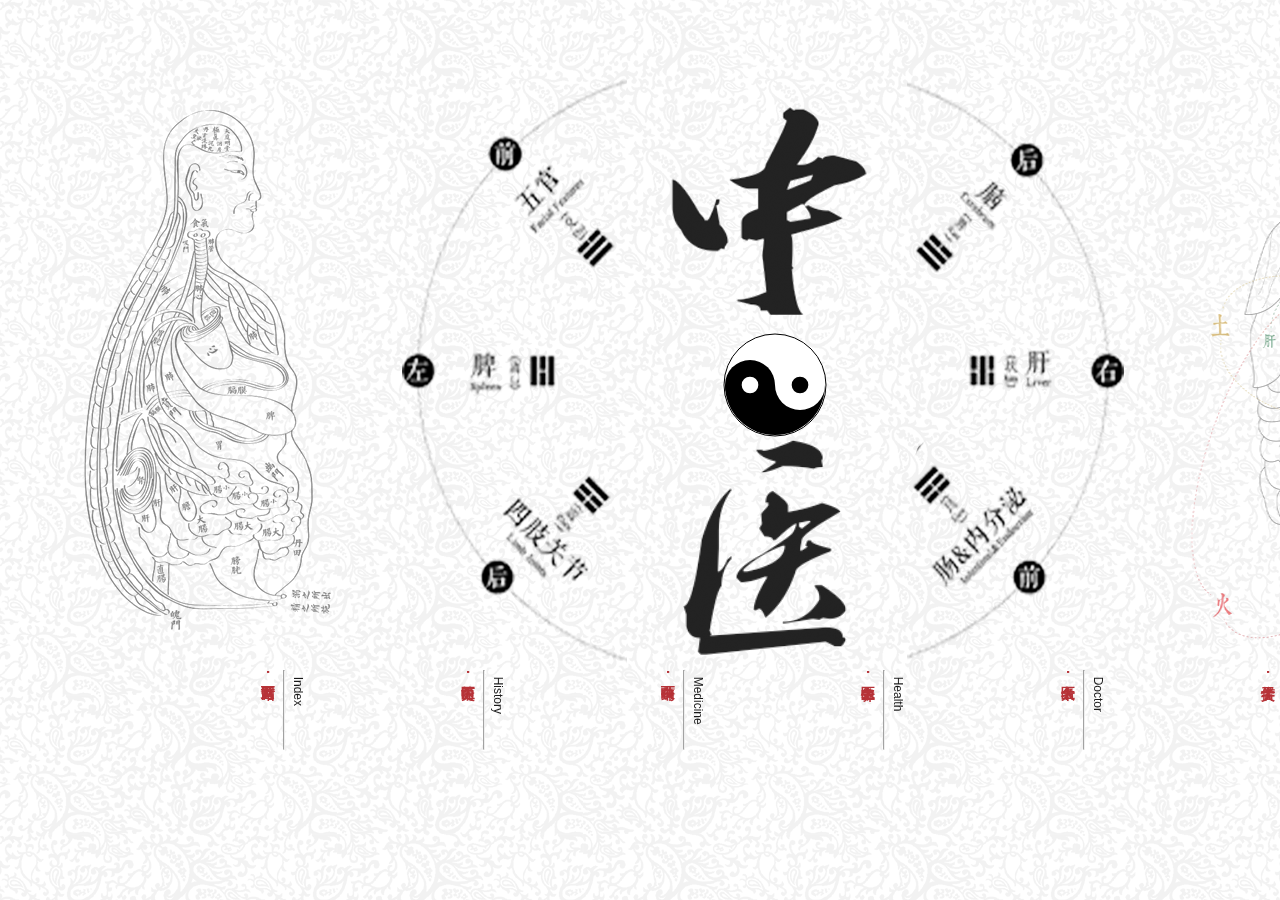
<file: index.html>
<!DOCTYPE html>
<html lang="zh">
<head>
    <meta charset="UTF-8">
    <title>中医文化</title>
    <link rel="icon" href="yi.ico">
    <link rel="stylesheet" href="CSS/common.css">
    <link rel="stylesheet" href="CSS/index.css">
</head>
<body>
<nav class="index-1 w">
    <div class="four">
        <ul>
            <li>
                <a href="page404.html">
                    <img src="images/page404/2.png" alt="" title="中医文化">
                </a>
            </li>
            <li>
                <a href="page404.html">
                    <img src="images/page404/4.png" alt="" title="中医文化">
                </a>
            </li>
            <li>
                <a href="page1.html"><img src="images/page404/5.png" alt="" title="点击进入首页">
                    <p>内有乾坤</p></a>

            </li>
            <li>
                <a href="page404.html">
                    <img src="images/page404/1.png" alt="" title="中医文化">
                </a>
            </li>
            <li>
                <a href="page404.html">
                    <img src="images/page404/3.png" alt="" title="中医文化">
                </a>
            </li>
        </ul>
    </div>
    <div class="footer-ul">
        <ul>
            <li>
                <div class="footer-li">
                    <p>&nbsp Index<br></p>
                    <hr>
                    <a href="page1.html"><h3>·网站首页</h3></a>
                </div>
            </li>
            <li>
                <div class="footer-li">
                    <p>&nbsp History<br></p>
                    <hr>
                    <a href="page2.html"><h3>·中医简史</h3></a>
                </div>
            </li>
            <li>
                <div class="footer-li">
                    <p>&nbsp Medicine<br></p>
                    <hr>
                    <a href="page5.html"><h3>·百味中药</h3></a>
                </div>
            </li>
            <li>
                <div class="footer-li">
                    <p>&nbsp Health<br></p>
                    <hr>
                    <a href="page4.html"><h3>·中医养生</h3></a>
                </div>
            </li>
            <li>
                <div class="footer-li">
                    <p>&nbsp Doctor<br></p>
                    <hr>
                    <a href="page3.html"><h3>·十大名医</h3></a>
                </div>
            </li>
            <li>
                <div class="footer-li">
                    <p>&nbsp Author<br></p>
                    <hr>
                    <a href="page6.html"><h3>·关于作者</h3></a>
                </div>
            </li>
        </ul>
    </div>
    <canvas>
        你的浏览器不支持canvas，请升级你的浏览器版本
    </canvas>
</nav>

<script src="JS/circle.js"></script>
</body>
</html>
</file>
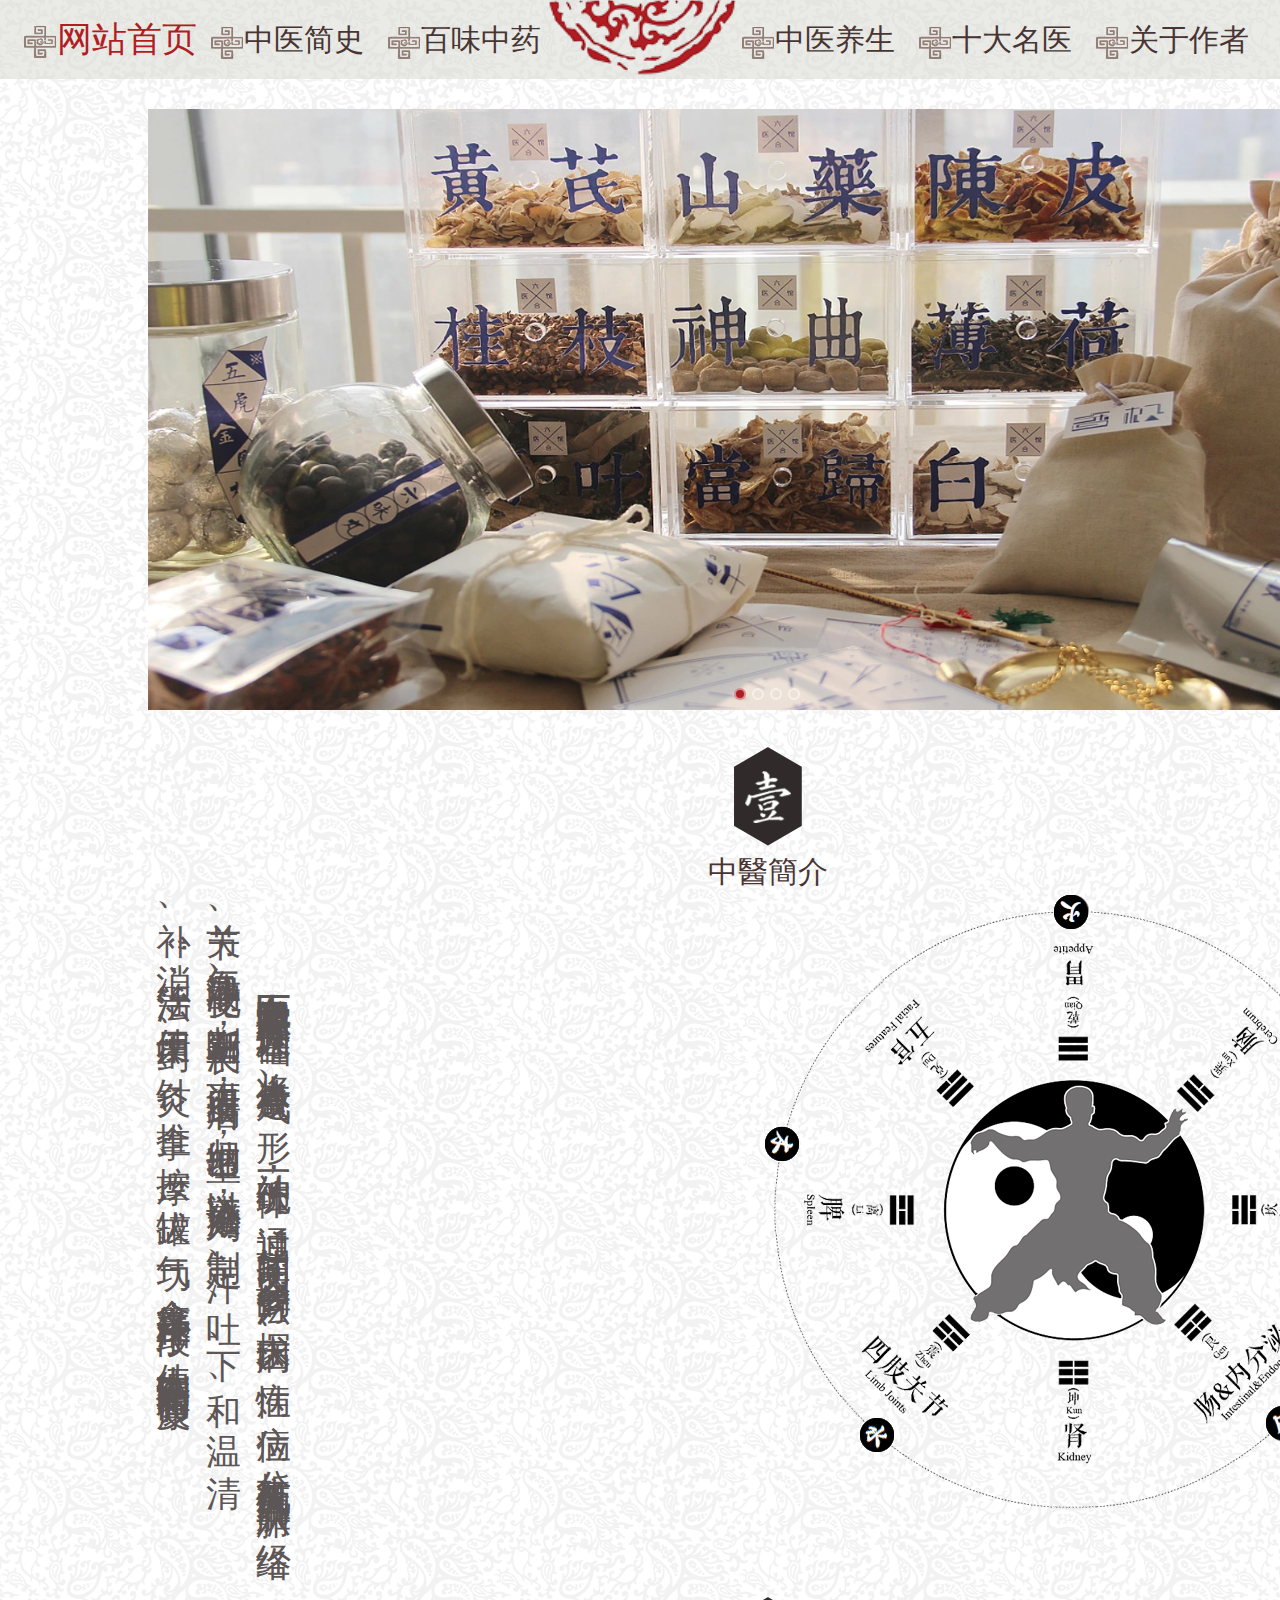
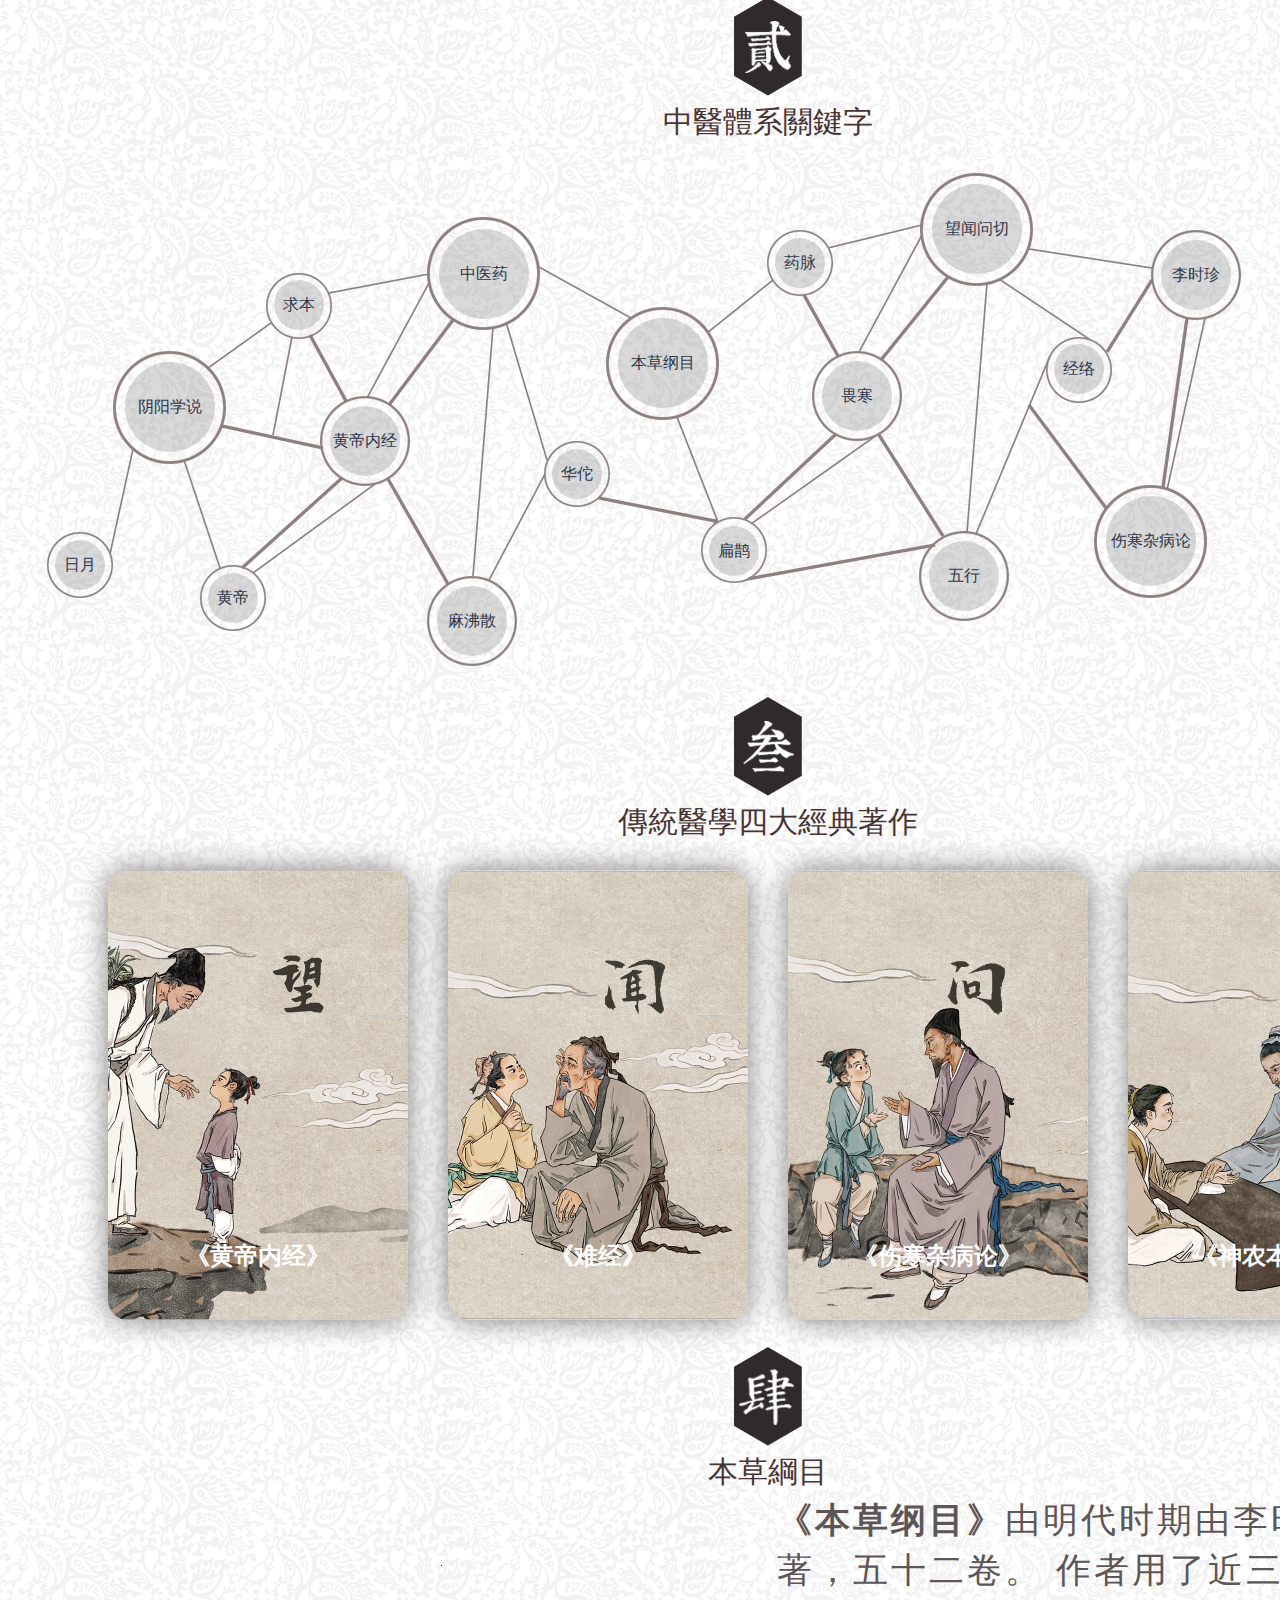
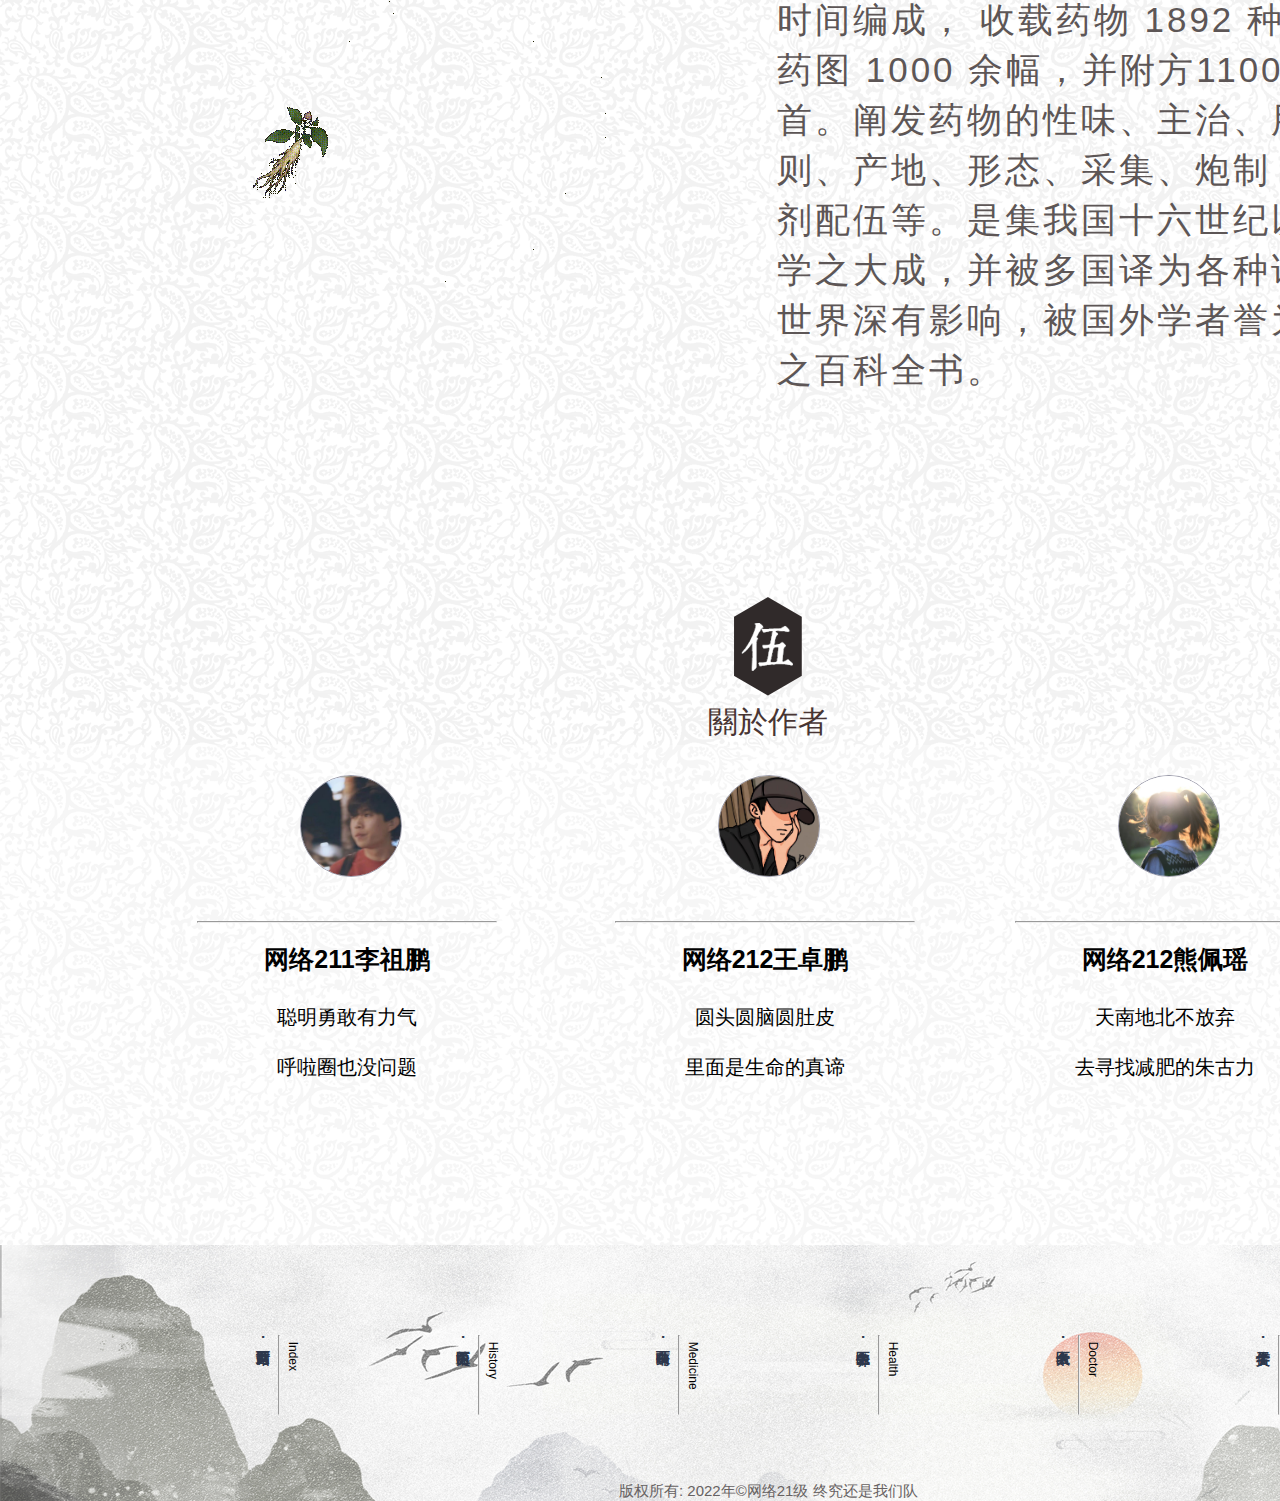
<file: page1.html>
<!DOCTYPE html>
<html lang="en">
<head>
    <meta charset="UTF-8">
    <title>网站首页</title>
    <link rel="stylesheet" href="CSS/common.css">
    <link rel="stylesheet" href="CSS/page1.css">
    <link rel="icon" href="yi.ico">
    <script src="JS/animate.js"></script>
    <script src="JS/index.js"></script>
</head>
<body>
<header class="header ww">
    <div class="menu w">
        <ul>
            <li id="this-li">
                <a href="page1.html"><img src="images/tuten.png" alt="">网站首页</a>
            </li>
            <li>
                <a href="page2.html"><img src="images/tuten.png" alt="">中医简史</a>
            </li>
            <li>
                <a href="page5.html"><img src="images/tuten.png" alt="">百味中药</a>
            </li>
            <li>
                <a href="index.html"><img src="images/zhongyiwenhua.png" alt="" id="heart"></a>
            </li>
            <li>
                <a href="page4.html"><img src="images/tuten.png" alt="">中医养生</a>
            </li>
            <li>
                <a href="page3.html"><img src="images/tuten.png" alt="">十大名医</a>
            </li>
            <li>
                <a href="page6.html"><img src="images/tuten.png" alt="">关于作者</a>
            </li>
        </ul>
    </div>
</header>
<nav class="nav-carousel w">
    <div class="main w">
        <div class="focus">
            <a href="javascript:;" class="arrow-l">
                <
            </a>
            <a href="javascript:;" class="arrow-r">
                >
            </a>
            <ul>
                <li>
                    <a href="page5.html">
                        <img src="images/page1/bg5.png" alt="" title="百味中药">
                    </a>
                </li>
                <li>
                    <a href="page2.html#sn">
                        <img src="images/page1/bg4.png" alt="" title="神农尝百草">
                    </a>
                </li>
                <li>
                    <a href="#wwwq" id="wwwq1">
                        <img src="images/page1/bg6.png" alt="" title="望闻问切">
                    </a>
                </li>
                <li>
                    <a href="page3.html">
                        <img src="images/page1/bg1.png" alt="" title="十大中医">
                    </a>
                </li>
            </ul>
            <ol class="circle">
            </ol>
        </div>
    </div>
</nav>
<section class="orders w">
    <div class="order">
        <a href="#">
            <img src="images/page1/first.png" alt="">
            <p>中醫簡介</p>
        </a>
    </div>
</section>
<nav class="history w">
    <div class="introduce-word">
        <span>
            <strong>中医学</strong>以阴阳五行作为理论基础，将人体看成是气、形、神的统一体，通过“望闻问切”四诊合参的方法，探求病因、病性、病位、分析病机及人体内五脏六腑、经络关节、气血津液的变化、判断邪正消长，进而得出病名，归纳出证型，以辨证论治原则，制定“汗、吐、下、和、温、清、补、消”等治法，使用中药、针灸、推拿、按摩、拔罐、气功、食疗等多种治疗手段，使人体达到阴阳调和而康复。
        </span>
    </div>
    <div class="introduce-img">
        <img src="images/page1/15.png" id="Rotate-img" alt="">
        <img src="images/page1/13.png" alt="">

    </div>
</nav>
<section class="orders w">
    <div class="order">
        <a href="page404.html">
            <img src="images/page1/second.png" alt="">
            <p>中醫體系關鍵字</p>
        </a>
    </div>
</section>
<nav class="keyword w">
    <ul>
        <li>
            <div class="circle-big loop"><a href="https://baike.baidu.com/item/%E9%98%B4%E9%98%B3%E5%AD%A6%E8%AF%B4/2655139" target="_blank">阴阳学说</a></div>
        </li>
        <li>
            <div class="circle-big loop"><a href="page5.html" target="_blank">中医药</a></div>
        </li>
        <li>
            <div class="circle-big loop"><a href="#Materia" target="_blank">本草纲目</a></div>
        </li>
        <li>
            <div class="circle-big loop"><a href="#wwwq1" target="_blank">望闻问切</a></div>
        </li>
        <li>
            <div class="circle-big loop"><a href="#wwwq" target="_blank">伤寒杂病论</a></div>
        </li>
        <li>
            <div class="circle-medium loop"><a href="#wwwq" target="_blank">黄帝内经</a></div>
        </li>
        <li>
            <div class="circle-medium loop"><a href="page3.html#int2" target="_blank">麻沸散</a></div>
        </li>
        <li>
            <div class="circle-medium loop"><a href="page404.html" target="_blank">畏寒</a></div>
        </li>
        <li>
            <div class="circle-medium loop"><a href="page404.html" target="_blank">五行</a></div>
        </li>
        <li>
            <div class="circle-medium loop"><a href="page3.html#int7" target="_blank">李时珍</a></div>
        </li>
        <li>
            <div class="circle-small loop"><a href="page404.html" target="_blank">日月</a></div>
        </li>
        <li>
            <div class="circle-small loop"><a href="page404.html" target="_blank">求本</a></div>
        </li>
        <li>
            <div class="circle-small loop"><a href="page404.html" target="_blank">黄帝</a></div>
        </li>
        <li>
            <div class="circle-small loop"><a href="page3.html#int2" target="_blank">华佗</a></div>
        </li>
        <li>
            <div class="circle-small loop"><a href="page3.html#int1" target="_blank">扁鹊</a></div>
        </li>
        <li>
            <div class="circle-small loop"><a href="page5.html" target="_blank">药脉</a></div>
        </li>
        <li>
            <div class="circle-small loop"><a href="page404.html" target="_blank">经络</a></div>
        </li>

    </ul>
</nav>
<section class="orders w">
    <div class="order">
        <a href="page404.html">
            <img src="images/page1/third.png" alt="">
            <p>傳統醫學四大經典著作</p>
        </a>
    </div>
</section>
<nav class="books w">
    <div class="card">
        <div class="photo">
            <img src="images/page1/wang.png" alt="..">
        </div>
        <h1>《黄帝内经》</h1>
        <h2>相传为黄帝所作</h2>
        <p>奠定了人体生理、病理、诊断以及治疗的认知基础，是中国影响极大的一部医学著作，被称为医之始祖。</p>
        <a href="https://baike.baidu.com/item/%E9%BB%84%E5%B8%9D%E5%86%85%E7%BB%8F/97915#" target="_blank">了解更多</a>
    </div>
    <div class="card">
        <div class="photo">
            <img src="images/page1/listen.png" alt=".." id="wwwq">
        </div>
        <h1>《难经》</h1>
        <h2>相传为扁鹊所作</h2>
        <p>内容包括脉诊、经络、脏腑、阴阳、病因、病机、营卫、腧穴、针刺、病证等方面。</p>
        <a href="https://baike.baidu.com/item/%E9%9A%BE%E7%BB%8F/1525135?fromModule=lemma-qiyi_sense-lemma"
           target="_blank">了解更多</a>
    </div>
    <div class="card">
        <div class="photo">
            <img src="images/page1/ask.png" alt="..">
        </div>
        <h1>《伤寒杂病论》</h1>
        <h2>东汉末年张仲景所作</h2>
        <p>《伤寒杂病论》分析了伤寒的原因、症状、发展阶段和处理方法，奠定了理、法、方、药的理论基础。</p>
        <a href="https://baike.baidu.com/item/%E4%BC%A4%E5%AF%92%E6%9D%82%E7%97%85%E8%AE%BA/1125995?fromModule=lemma-qiyi_sense-lemma"
           target="_blank">了解更多</a>
    </div>
    <div class="card">
        <div class="photo">
            <img src="images/page1/qie.png" alt="..">
        </div>
        <h1>《神农本草经》</h1>
        <h2>托名“神农”所作</h2>
        <p>全书载药365种，以三品分类法，分上、中、下三品，文字简练古朴，成为中药理论精髓。</p>
        <a href="https://baike.baidu.com/item/%E7%A5%9E%E5%86%9C%E6%9C%AC%E8%8D%89%E7%BB%8F/302460?fromModule=lemma_search-box"
           target="_blank">了解更多</a>
    </div>
</nav>
<section class="orders w">
    <div class="order" id="Materia">
        <a href="page404.html">
            <img src="images/page1/fourth.png" alt="">
            <p>本草綱目</p>
        </a>
    </div>
</section>
<nav class="Materia-Medica w">
    <div class="Materia-Medica-word">
        <span><strong>《本草纲目》</strong>由明代时期由李时珍所著，五十二卷。 作者用了近三十年时间编成， 收载药物 1892 种，附药图 1000 余幅，并附方11000余首。阐发药物的性味、主治、用药法则、产地、形态、采集、炮制 、方剂配伍等。是集我国十六世纪以前药学之大成，并被多国译为各种译本对世界深有影响，被国外学者誉为中国之百科全书。</span>
    </div>
    <div class="Materia-Medica-img">
        <img src="images/page1/bengcaogangmu.gif" alt="">
    </div>
</nav>
<section class="orders w">
    <div class="order" id="author">
        <a href="page6.html">
            <img src="images/page1/fifth.png" alt="">
            <p>關於作者</p>
        </a>
    </div>
</section>
<nav class="author w">
    <div class="author-1">
        <img src="images/page1/tx1.jpg" alt="" id="tx1">
        <section>
            <hr>
            <br>
            <h1>网络211李祖鹏</h1>
            <br>
            <br>
            <span>聪明勇敢有力气 <br><br>呼啦圈也没问题</span>
        </section>
    </div>
    <div class="author-2">
        <img src="images/page1/tx2.jpg" alt="" id="tx2">
        <section>
            <hr>
            <br>
            <h1>网络212王卓鹏</h1>
            <br>
            <br>
            <span>圆头圆脑圆肚皮<br><br> 里面是生命的真谛</span>
        </section>
    </div>
    <div class="author-3">
        <img src="images/page1/tx3.jpg" alt="" id="tx3">
        <section>
            <hr>
            <br>
            <h1>网络212熊佩瑶</h1>
            <br>
            <br>
            <span>天南地北不放弃<br><br> 去寻找减肥的朱古力</span>
        </section>
    </div>
</nav>
<footer class="footer w">
    <img src="images/footer.png" alt="">
    <div class="footer-ul">
        <ul>
            <li>
                <div class="footer-li">
                    <p>&nbsp Index<br></p>
                    <hr>
                    <a href="page1.html"><h3>·网站首页</h3></a>
                </div>
            </li>
            <li>
                <div class="footer-li">
                    <p>&nbsp History<br></p>
                    <hr>
                    <a href="page2.html"><h3>·中医简史</h3></a>
                </div>
            </li>
            <li>
                <div class="footer-li">
                    <p>&nbsp Medicine<br></p>
                    <hr>
                    <a href="page5.html"><h3>·百味中药</h3></a>
                </div>
            </li>
            <li>
                <div class="footer-li">
                    <p>&nbsp Health<br></p>
                    <hr>
                    <a href="page4.html"><h3>·中医养生</h3></a>
                </div>
            </li>
            <li>
                <div class="footer-li">
                    <p>&nbsp Doctor<br></p>
                    <hr>
                    <a href="page3.html"><h3>·十大名医</h3></a>
                </div>
            </li>
            <li>
                <div class="footer-li">
                    <p>&nbsp Author<br></p>
                    <hr>
                    <a href="page6.html"><h3>·关于作者</h3></a>
                </div>
            </li>
        </ul>
    </div>
    <span>版权所有:&nbsp2022年&copy网络21级 终究还是我们队</span>
</footer>
</body>
</html>
</file>
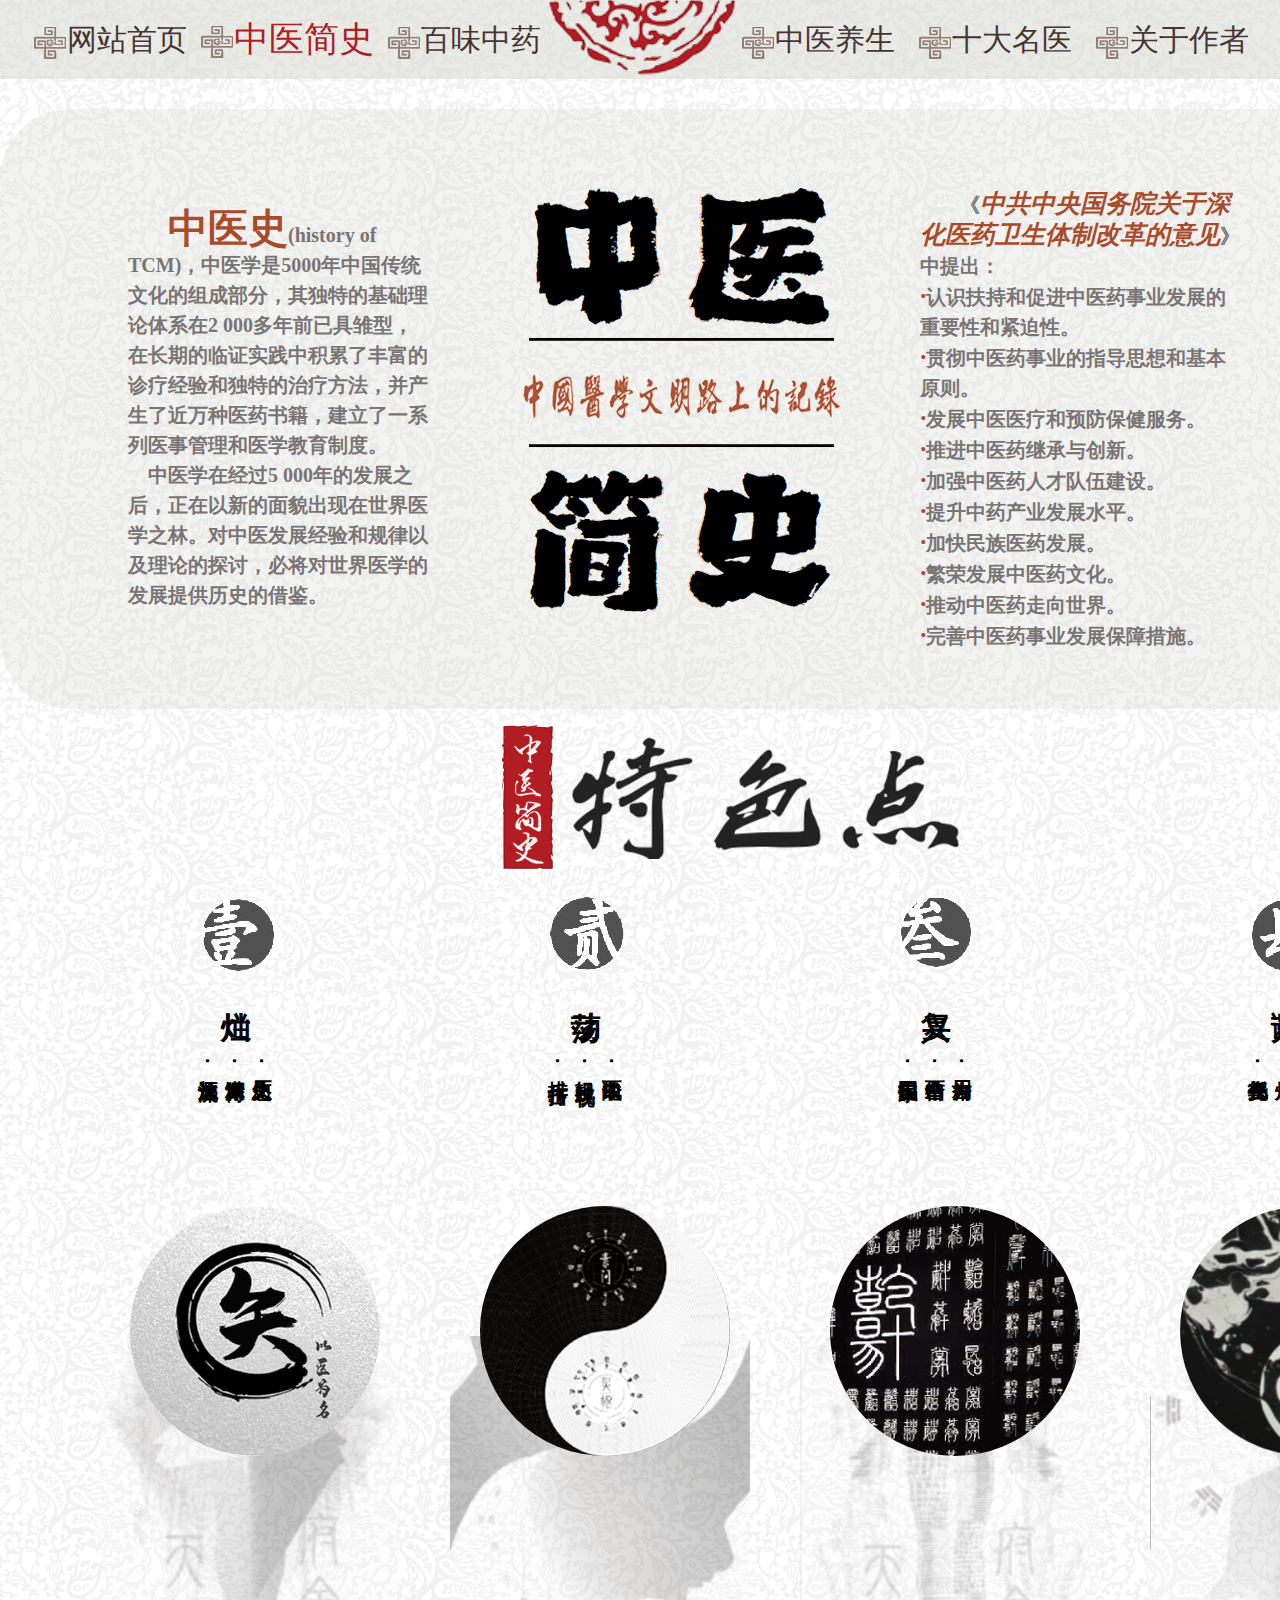
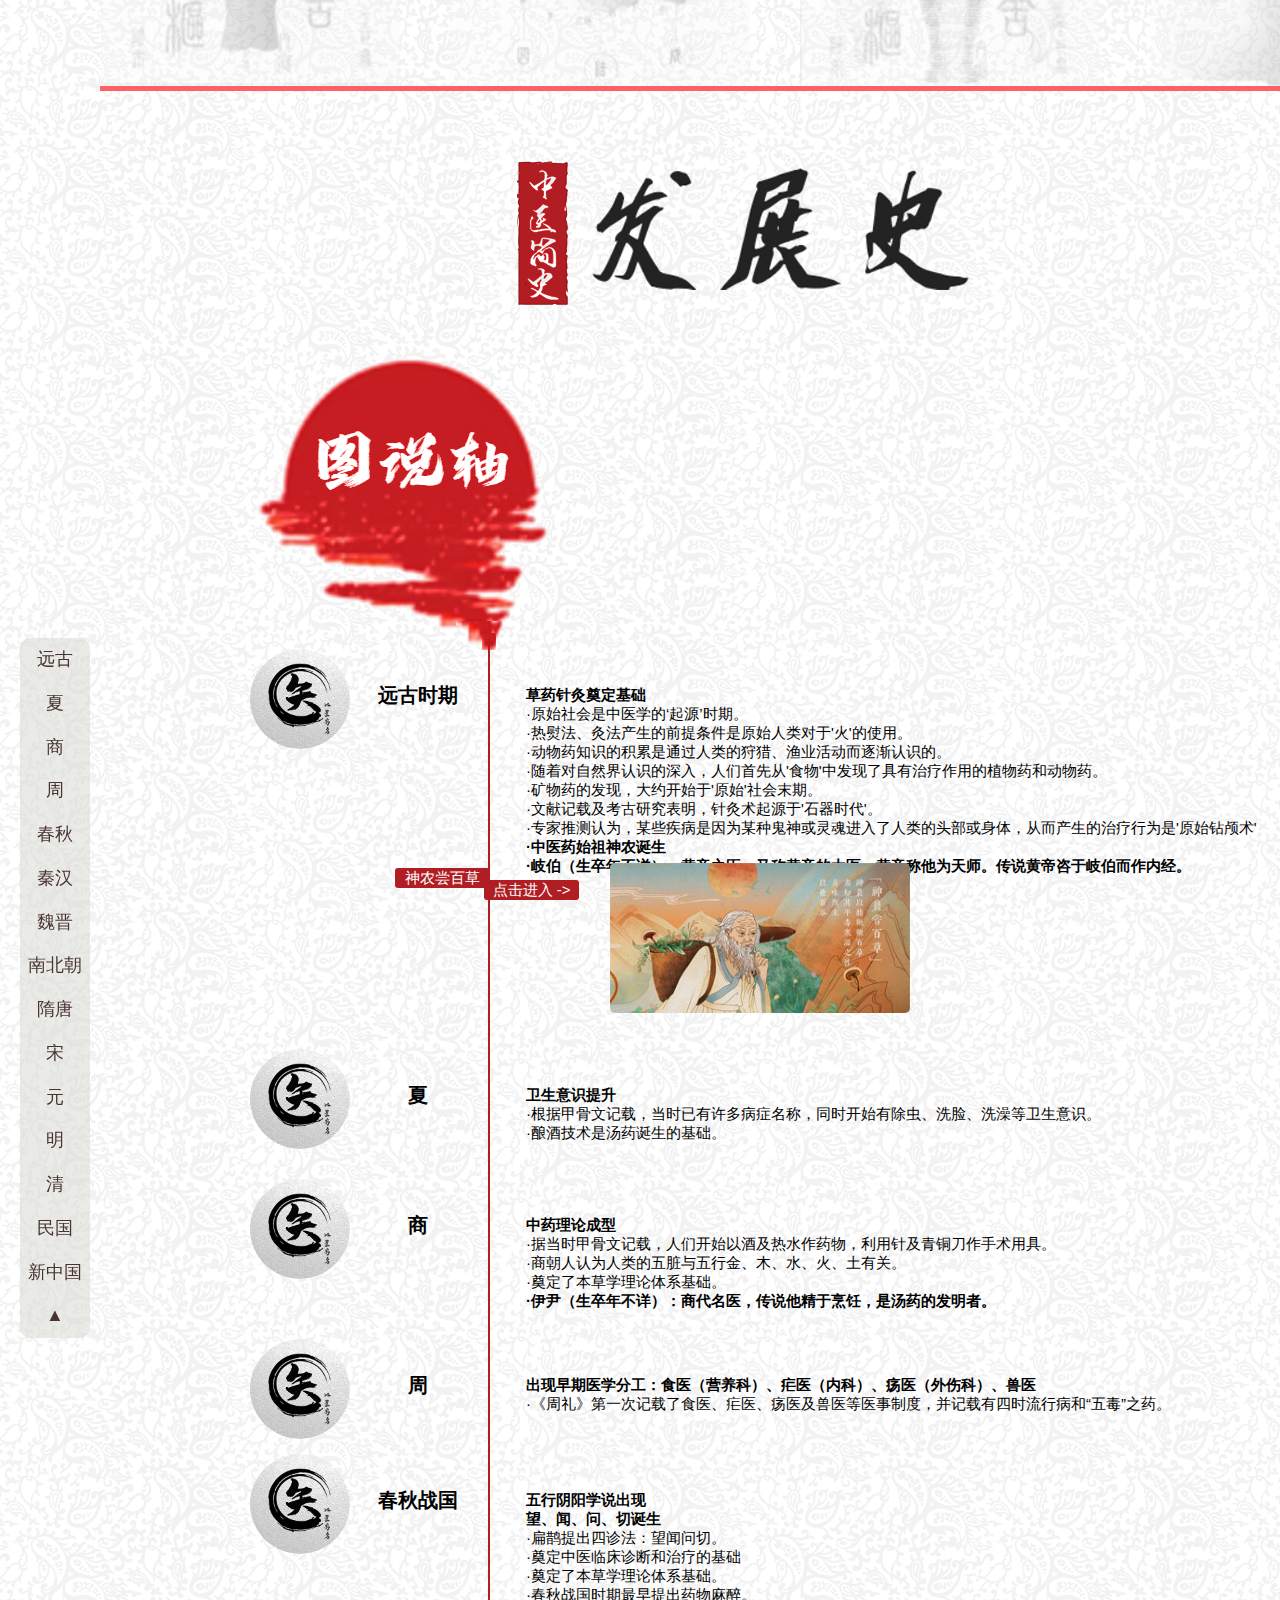
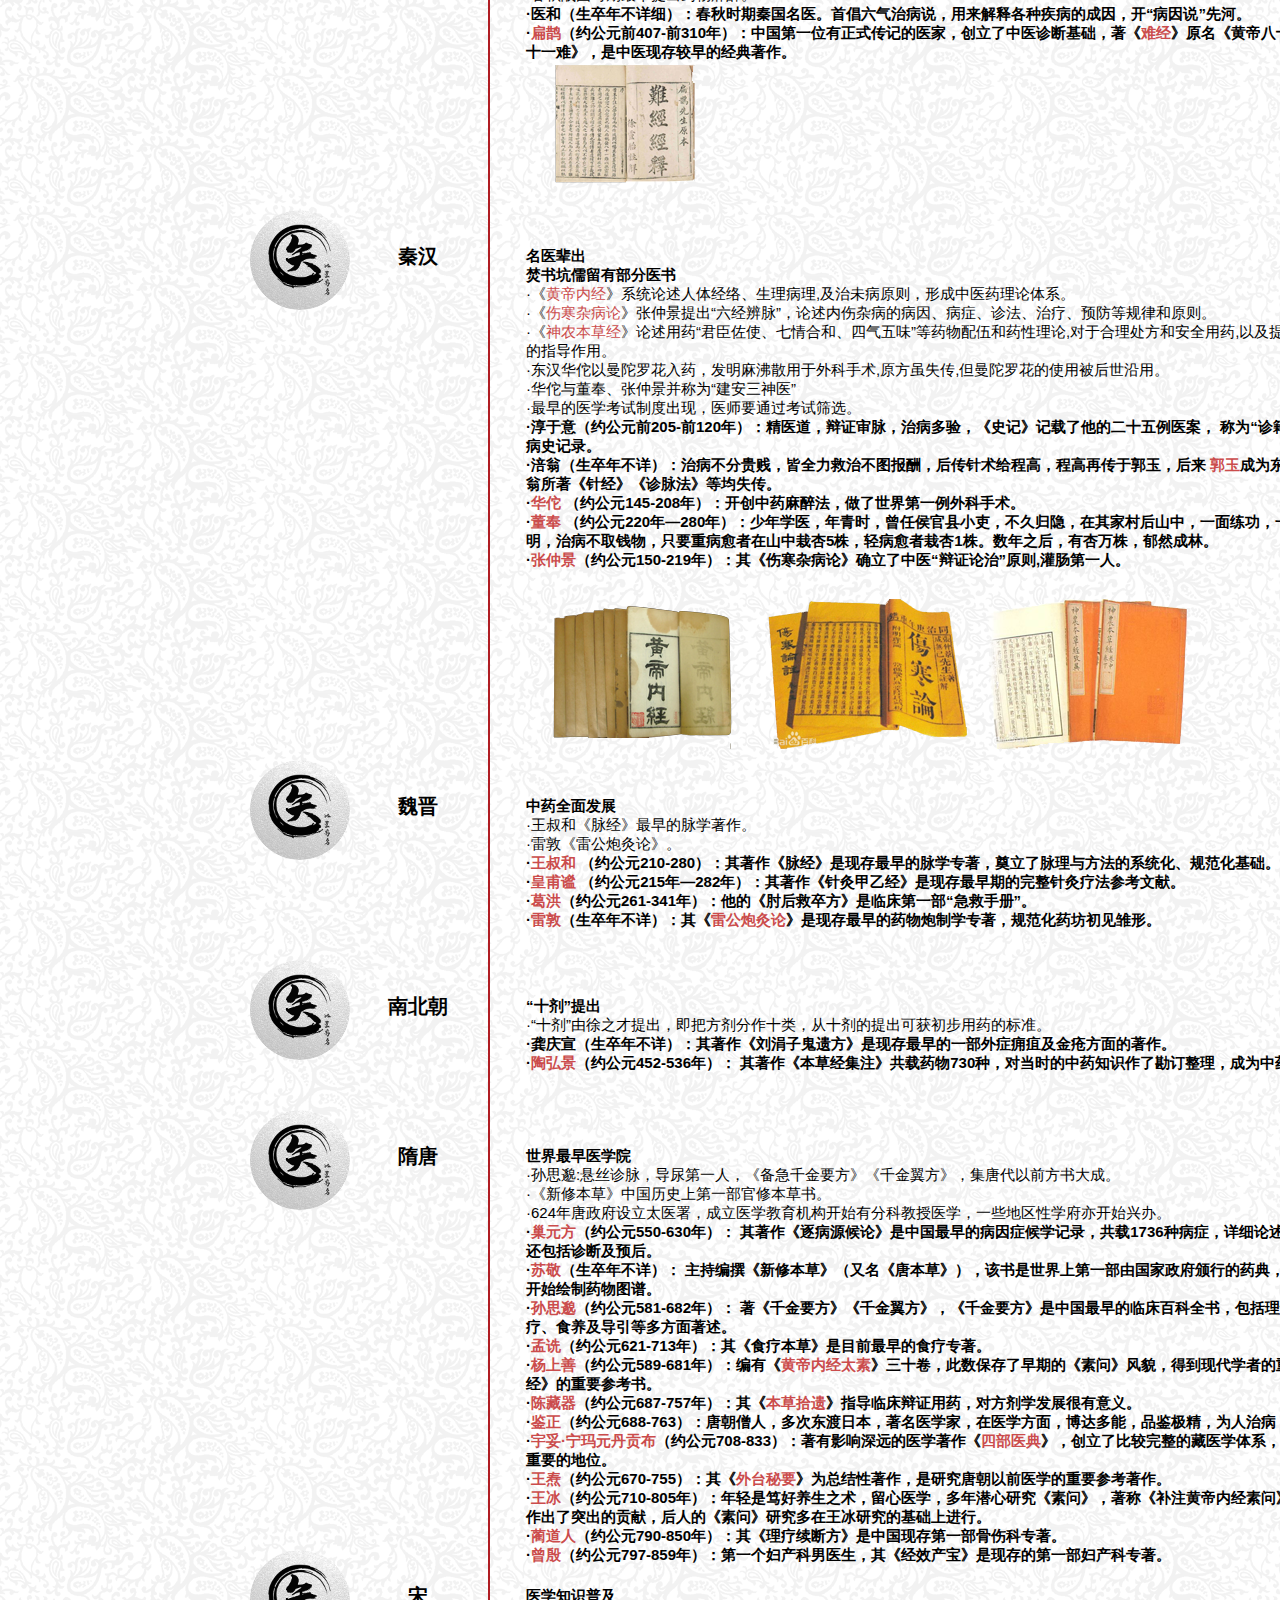
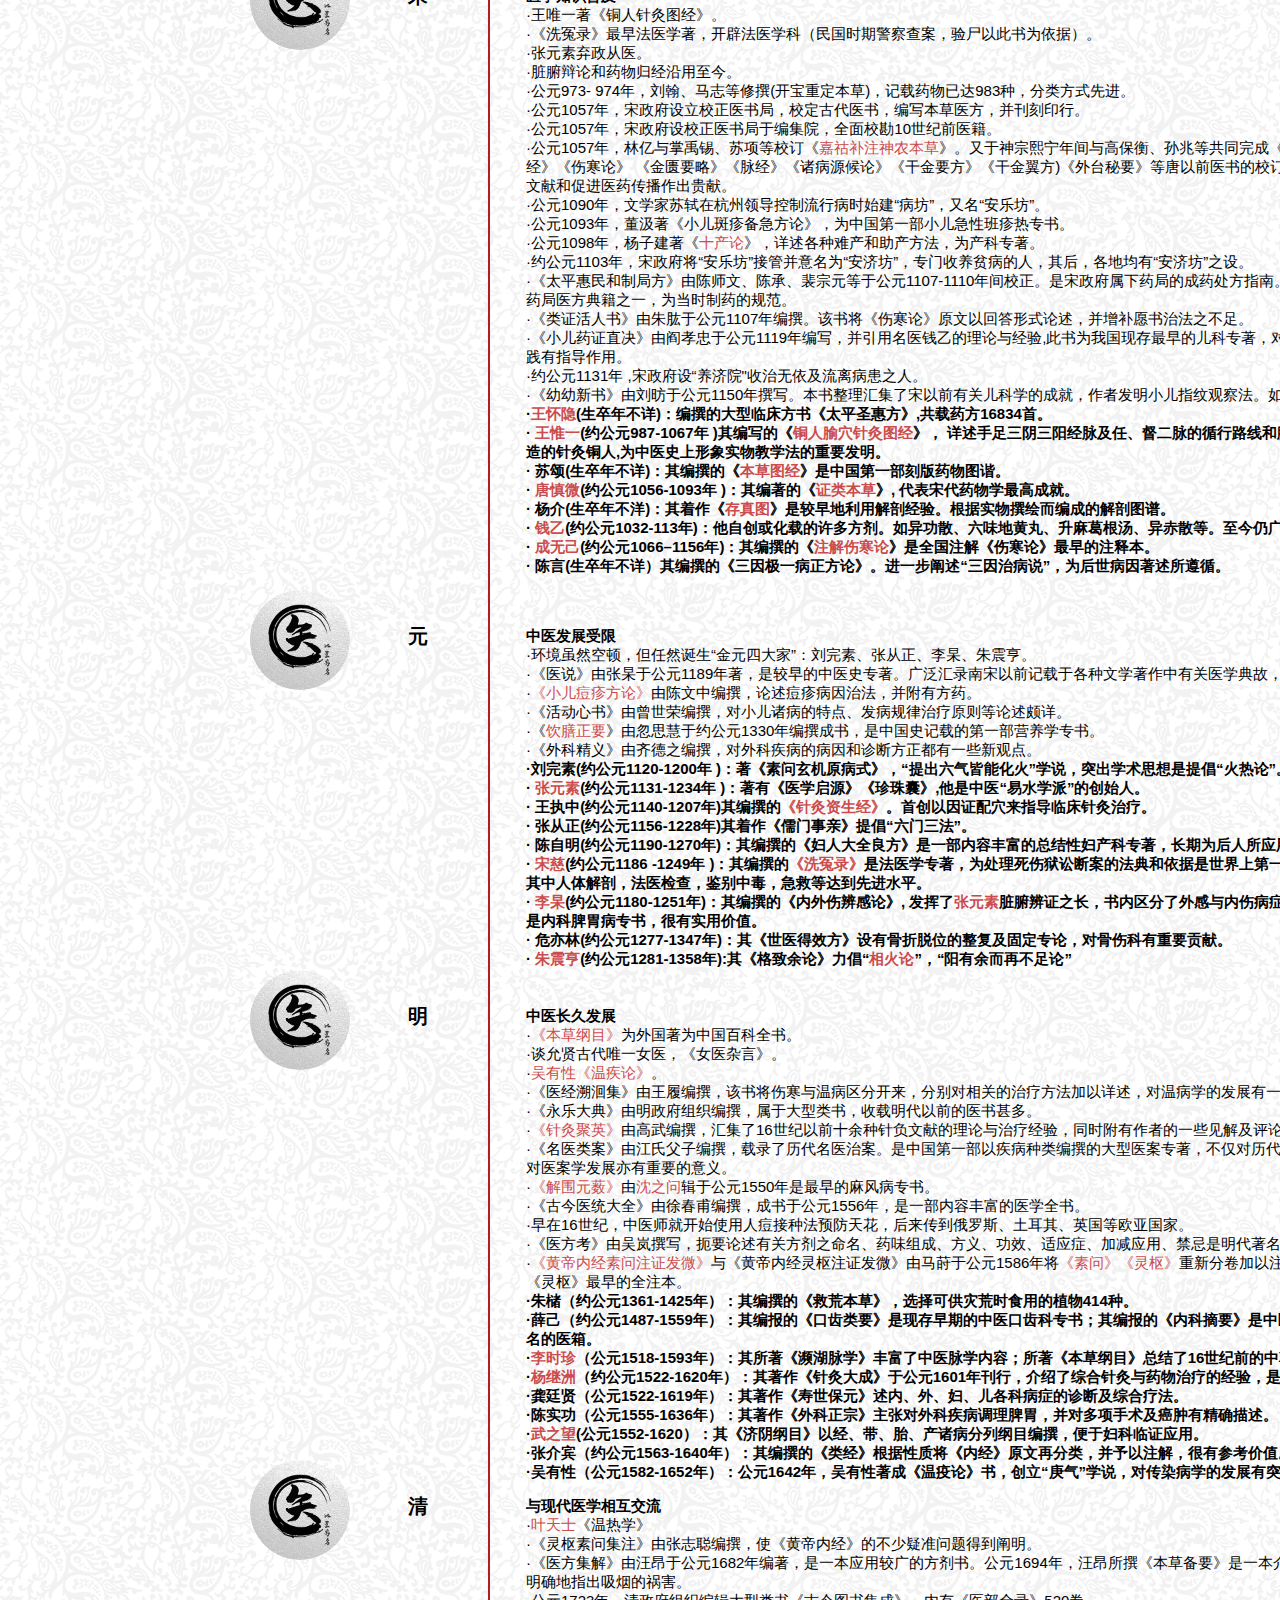
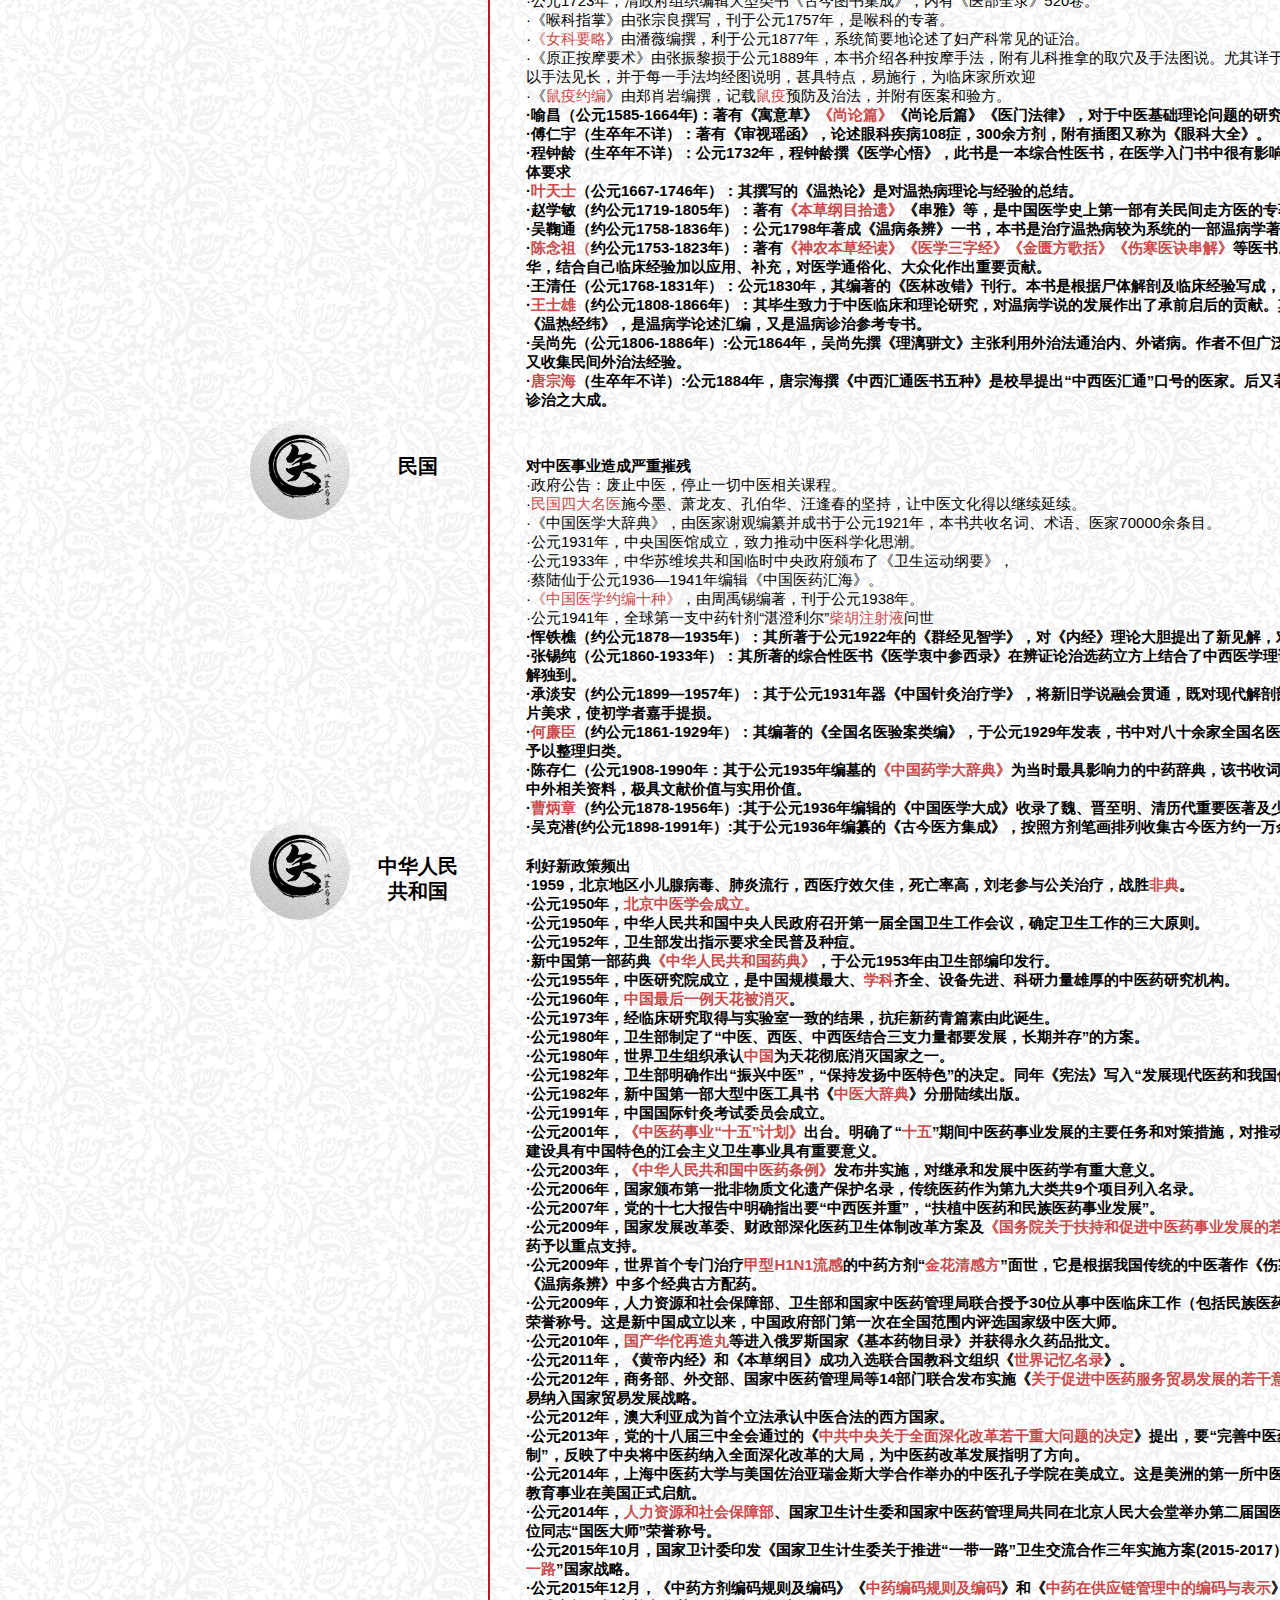
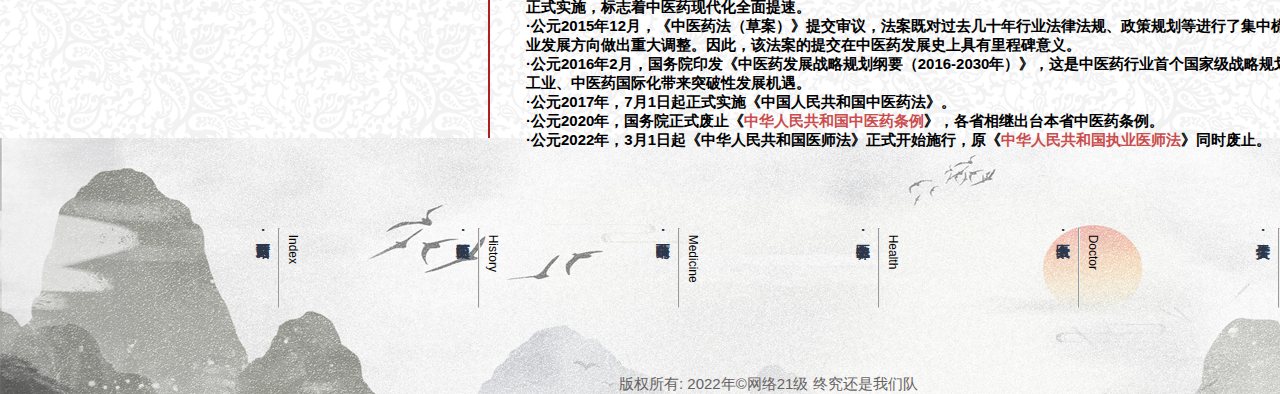
<file: page2.html>
<!DOCTYPE html>
<html lang="en">
<head>
    <meta charset="UTF-8">
    <title>中医简史</title>
    <link rel="stylesheet" href="CSS/common.css">
    <link rel="stylesheet" href="CSS/page2.css">
    <link rel="icon" href="yi.ico">
    <script src="JS/scrollMenu.js"></script>
</head>
<body>
<header class="header ww">
    <div class="menu">
        <ul>
            <li>
                <a href="page1.html"><img src="images/tuten.png" alt="">网站首页</a>
            </li>
            <li id="this-li">
                <a href="page2.html"><img src="images/tuten.png" alt="">中医简史</a>
            </li>
            <li>
                <a href="page5.html"><img src="images/tuten.png" alt="">百味中药</a>
            </li>
            <li>
                <a href="index.html"><img src="images/zhongyiwenhua.png" alt="" id="heart"></a>
            </li>
            <li>
                <a href="page4.html"><img src="images/tuten.png" alt="">中医养生</a>
            </li>
            <li>
                <a href="page3.html"><img src="images/tuten.png" alt="">十大名医</a>
            </li>
            <li>
                <a href="page6.html"><img src="images/tuten.png" alt="">关于作者</a>
            </li>
        </ul>
    </div>
</header>
<nav class="picture w">
    <div class="picture-text1">
        <p>
            《<i>中共中央国务院关于深化医药卫生体制改革的意见</i>》中提出：<br>

            <i>·</i>认识扶持和促进中医药事业发展的重要性和紧迫性。<br>

            <i>·</i>贯彻中医药事业的指导思想和基本原则。<br>

            <i>·</i>发展中医医疗和预防保健服务。<br>

            <i>·</i>推进中医药继承与创新。<br>

            <i>·</i>加强中医药人才队伍建设。<br>

            <i>·</i>提升中药产业发展水平。<br>

            <i>·</i>加快民族医药发展。<br>

            <i>·</i>繁荣发展中医药文化。<br>

            <i>·</i>推动中医药走向世界。<br>

            <i>·</i>完善中医药事业发展保障措施。</p>
    </div>
    <div class="picture-img">
        <img src="images/page2/zhongyijianshi.png" alt="" title="中医简史">
    </div>
    <div class="picture-text2">
        <p>
            <strong>中医史</strong>(history of TCM)，中医学是5000年中国传统文化的组成部分，其独特的基础理论体系在2 000多年前已具雏型，在长期的临证实践中积累了丰富的诊疗经验和独特的治疗方法，并产生了近万种医药书籍，建立了一系列医事管理和医学教育制度。<br>&nbsp;&nbsp;&nbsp;&nbsp;中医学在经过5 000年的发展之后，正在以新的面貌出现在世界医学之林。对中医发展经验和规律以及理论的探讨，必将对世界医学的发展提供历史的借鉴。</p>
    </div>
</nav>
<nav class="feature w">
    <div class="text-img">
        <img src="images/page2/point.png" alt="">
    </div>
</nav>
<nav class="point w">
    <div class="point-text">
        <ul>
            <li>
                <div class="point-NO">
                    <img src="images/page2/1.png" alt="">
                </div>
                <div class="point-word">
                    <h3>灿烂</h3>
                    <h5>·历史悠久<br>·博大精深<br>·源远流长 <br></h5>
                </div>
                <div class="point-img">
                    <div class="img">
                        <img src="images/page2/img1.png" alt="">
                    </div>
                    <div class="bg">
                        <img src="images/page2/bg1.png" alt="">
                    </div>
                </div>

            </li>
            <li>
                <div class="point-NO">
                    <img src="images/page2/2.png" alt="">
                </div>
                <div class="point-word">
                    <h3>动荡</h3>
                    <h5>·中西论战<br>·轻视&nbsp歧视<br>·排斥&nbsp打击 <br></h5>
                </div>
                <div class="point-img">
                    <div class="img">
                        <img src="images/page2/img2.png" alt="">
                    </div>
                    <div class="bg">
                        <img src="images/page2/bg2.png" alt="">
                    </div>
                </div>
            </li>
            <li>
                <div class="point-NO">
                    <img src="images/page2/3.png" alt="">
                </div>
                <div class="point-word">
                    <h3>复兴</h3>
                    <h5>·古为今用<br>·中西结合<br>·国家提倡<br></h5>
                </div>
                <div class="point-img">
                    <div class="img">
                        <img src="images/page2/img3.png" alt="">
                    </div>
                    <div class="bg">
                        <img src="images/page2/bg3.png" alt="">
                    </div>
                </div>
            </li>
            <li>
                <div class="point-NO">
                    <img src="images/page2/4.png" alt="">
                </div>
                <div class="point-word">
                    <h3>荒诞</h3>
                    <h5>·滴血认亲<br>·祝由术<br>·炼丹<br>·长生乌托邦<br></h5>
                </div>
                <div class="point-img">
                    <div class="img">
                        <img src="images/page2/img4.png" alt="">
                    </div>
                    <div class="bg">
                        <img src="images/page2/bg4.png" alt="">
                    </div>
                </div>
            </li>
        </ul>
    </div>
    <div class="xian">
    </div>
</nav>
<div class="jianju w"></div>
<nav class="develop w">
    <div class="text-img">
        <img src="images/page2/develop.png" alt="">
    </div>
</nav>
<div class="sun w">
    <img src="images/page2/sun.png" alt="">
</div>
<section class="History-Medicine w">
    <aside class="dynasty-name">
        <div>
            <ul>
                <li class="current-li"><a href="#ancient">远古</a></li>
                <li><a href="#xia">夏</a></li>
                <li><a href="#shang">商</a></li>
                <li><a href="#zhou">周</a></li>
                <li><a href="#chunqiu">春秋</a></li>
                <li><a href="#qinhan">秦汉</a></li>
                <li><a href="#sanguo">魏晋</a></li>
                <li><a href="#nanbeichao">南北朝</a></li>
                <li><a href="#suitang">隋唐</a></li>
                <li><a href="#song">宋</a></li>
                <li><a href="#yuan">元</a></li>
                <li><a href="#ming">明</a></li>
                <li><a href="#qing">清</a></li>
                <li><a href="#minguo">民国</a></li>
                <li><a href="#china">新中国</a></li>
                <li><a href="#heart">▲</a></li>
            </ul>
        </div>
    </aside>
    <nav class="dynasty-summary">
        <div class="timeline"></div>
        <div class="ancient" id="ancient">
            <img src="images/page2/img1.png" alt="dynasty-img" class="dynasty-img">
            <h3 class="dynasty-title">远古时期</h3>
            <span class="dynasty-text"><strong>草药针灸奠定基础</strong> <br>
                        ·原始社会是中医学的‘起源’时期。<br>
                        ·热熨法、灸法产生的前提条件是原始人类对于'火'的使用。<br>
                        ·动物药知识的积累是通过人类的狩猎、渔业活动而逐渐认识的。<br>
                        ·随着对自然界认识的深入，人们首先从'食物'中发现了具有治疗作用的植物药和动物药。<br>
                        ·矿物药的发现，大约开始于'原始'社会末期。<br>
                        ·文献记载及考古研究表明，针灸术起源于'石器时代'。<br>
                        ·专家推测认为，某些疾病是因为某种鬼神或灵魂进入了人类的头部或身体，从而产生的治疗行为是'原始钻颅术'<br>
               <strong>·中医药始祖神农诞生<br>
               ·岐伯（生卒年不详）：黄帝之臣，又称黄帝的太医，黄帝称他为天师。传说黄帝咨于岐伯而作内经。
               </strong>
            </span>
            <p id="sn">神农尝百草</p>
            <a href="page404.html" target="_blank">点击进入 -></a>
            <img src="images/page2/shengnongchangbaicao.png" alt="" id="shennong">
        </div>
        <div class="xia" id="xia">
            <img src="images/page2/img1.png" alt="dynasty-img" class="dynasty-img">
            <h3 class="dynasty-title">夏</h3>
            <span class="dynasty-text"><strong>卫生意识提升</strong> <br>
                        ·根据甲骨文记载，当时已有许多病症名称，同时开始有除虫、洗脸、洗澡等卫生意识。<br>
                        ·酿酒技术是汤药诞生的基础。
            </span>
        </div>
        <div class="shang" id="shang">
            <img src="images/page2/img1.png" alt="dynasty-img" class="dynasty-img">
            <h3 class="dynasty-title">商</h3>
            <span class="dynasty-text"><strong>中药理论成型</strong> <br>
                        ·据当时甲骨文记载，人们开始以酒及热水作药物，利用针及青铜刀作手术用具。<br>
                        ·商朝人认为人类的五脏与五行金、木、水、火、土有关。<br>
                        ·奠定了本草学理论体系基础。<br>
                <strong>
                    ·伊尹（生卒年不详）：商代名医，传说他精于烹饪，是汤药的发明者。
                </strong>
            </span>
        </div>
        <div class="zhou" id="zhou">
            <img src="images/page2/img1.png" alt="dynasty-img" class="dynasty-img">
            <h3 class="dynasty-title">周</h3>
            <span class="dynasty-text"><strong>出现早期医学分工：食医（营养科）、疟医（内科）、疡医（外伤科）、兽医</strong> <br>
                        ·《周礼》第一次记载了食医、疟医、疡医及兽医等医事制度，并记载有四时流行病和“五毒”之药。<br>
            </span>
        </div>
        <div class="chunqiu" id="chunqiu">
            <img src="images/page2/img1.png" alt="dynasty-img" class="dynasty-img">
            <h3 class="dynasty-title">春秋战国</h3>
            <span class="dynasty-text"><strong>五行阴阳学说出现 <br>
            望、闻、问、切诞生</strong> <br>
                        ·扁鹊提出四诊法：望闻问切。<br>
                        ·奠定中医临床诊断和治疗的基础<br>
                        ·奠定了本草学理论体系基础。<br>
                        ·春秋战国时期最早提出药物麻醉。 <br>
                <strong>
                    ·医和（生卒年不详细）：春秋时期秦国名医。首倡六气治病说，用来解释各种疾病的成因，开“病因说”先河。 <br>
                    ·<a href="https://baike.baidu.com/item/%E6%89%81%E9%B9%8A/233312" target="_blank">扁鹊</a>（约公元前407-前310年）：中国第一位有正式传记的医家，创立了中医诊断基础，著《<a
                        href="https://baike.baidu.com/item/%E9%9A%BE%E7%BB%8F/1525135?fromModule=lemma-qiyi_sense-lemma"
                        target="_blank">难经</a>》原名《黄帝八十一难经》，又称《八十一难》，是中医现存较早的经典著作。<br>
                </strong>
            </span>
            <div class="books">
                <img src="images/page2/nanjing.png" alt="">
            </div>
        </div>
        <div class="qinhan" id="qinhan">
            <img src="images/page2/img1.png" alt="dynasty-img" class="dynasty-img">
            <h3 class="dynasty-title">秦汉</h3>
            <span class="dynasty-text"><strong>名医辈出 <br>
           焚书坑儒留有部分医书</strong> <br>
                        ·《<a
                        href="https://baike.baidu.com/item/%E9%BB%84%E5%B8%9D%E5%86%85%E7%BB%8F/97915?fromModule=lemma_search-box"
                        target="_blank">黄帝内经</a>》系统论述人体经络、生理病理,及治未病原则，形成中医药理论体系。<br>
                        ·《<a
                        href="https://baike.baidu.com/item/%E4%BC%A4%E5%AF%92%E6%9D%82%E7%97%85%E8%AE%BA/1125995?fromModule=lemma-qiyi_sense-lemma"
                        target="_blank">伤寒杂病论</a>》张仲景提出“六经辨脉”，论述内伤杂病的病因、病症、诊法、治疗、预防等规律和原则。<br>
                        ·《<a
                        href="https://baike.baidu.com/item/%E7%A5%9E%E5%86%9C%E6%9C%AC%E8%8D%89%E7%BB%8F/302460?fromModule=lemma_search-box"
                        target="_blank">神农本草经</a>》论述用药“君臣佐使、七情合和、四气五味”等药物配伍和药性理论,对于合理处方和安全用药,以及提高疗效提供了极其里要的指导作用。<br>
                        ·东汉华佗以曼陀罗花入药，发明麻沸散用于外科手术,原方虽失传,但曼陀罗花的使用被后世沿用。<br>
                        ·华佗与董奉、张仲景并称为“建安三神医”<br>
                        ·最早的医学考试制度出现，医师要通过考试筛选。<br>
                <strong>
                    ·淳于意（约公元前205-前120年）：精医道，辩证审脉，治病多验，《史记》记载了他的二十五例医案，
                    称为“诊籍”，是中国现存最早的病史记录。<br>
                    ·涪翁（生卒年不详）：治病不分贵贱，皆全力救治不图报酬，后传针术给程高，程高再传于郭玉，后来 <a
                        href="https://baike.baidu.com/item/%E9%83%AD%E7%8E%89/73208?fromModule=lemma_search-box"
                        target="_blank">郭玉</a>成为东汉时期
                    的一代名医，配翁所著《针经》《诊脉法》等均失传。<br>
                    ·<a href="https://baike.baidu.com/item/%E5%8D%8E%E4%BD%97/9387?fromModule=lemma_search-box"
                        target="_blank">华佗</a>
                    （约公元145-208年）：开创中药麻醉法，做了世界第一例外科手术。<br>
                    ·<a href="https://baike.baidu.com/item/%E8%91%A3%E5%A5%89/4884603?fromModule=lemma_search-box"
                        target="_blank">董奉</a>
                    （约公元220年—280年）：少年学医，年青时，曾任侯官县小吏，不久归隐，在其家村后山中，一面练功，一面行医。董奉医术高明，治病不取钱物，只要重病愈者在山中栽杏5株，轻病愈者栽杏1株。数年之后，有杏万株，郁然成林。<br>
                    ·<a href="https://baike.baidu.com/item/%E5%BC%A0%E4%BB%B2%E6%99%AF/66566?fromModule=lemma_search-box"
                        target="_blank">张仲景</a>（约公元150-219年）：其《伤寒杂病论》确立了中医“辩证论治”原则,灌肠第一人。<br>
                </strong>
            </span>
            <div class="books">
                <img src="images/page2/neijing.png" alt="">
                <img src="images/page2/zabinglun.png" alt="">
                <img src="images/page2/bencaojing.png" alt="">
            </div>
        </div>
        <div class="sanguo" id="sanguo">
            <img src="images/page2/img1.png" alt="dynasty-img" class="dynasty-img">
            <h3 class="dynasty-title">魏晋</h3>
            <span class="dynasty-text"><strong>中药全面发展</strong> <br>
                        ·王叔和《脉经》最早的脉学著作。<br>
                        ·雷敦《雷公炮灸论》。<br>
                <strong>
                    ·<a href="https://baike.baidu.com/item/%E7%8E%8B%E5%8F%94%E5%92%8C/219144?fromModule=lemma-qiyi_sense-lemma"
                        target="_blank">王叔和</a>
                    （约公元210-280）：其著作《脉经》是现存最早的脉学专著，奠立了脉理与方法的系统化、规范化基础。<br>
                    ·<a href="https://baike.baidu.com/item/%E7%9A%87%E7%94%AB%E8%B0%A7/430319?fromModule=lemma_search-box"
                        target="_blank">皇甫谧</a>
                    （约公元215年—282年）：其著作《针灸甲乙经》是现存最早期的完整针灸疗法参考文献。<br>
                    ·<a href="#" target="_blank">葛洪</a>（约公元261-341年）：他的《肘后救卒方》是临床第一部“急救手册”。<br>
                    ·<a href="#" target="_blank">雷敦</a>（生卒年不详）：其《<a href="#">雷公炮灸论</a>》是现存最早的药物炮制学专著，规范化药坊初见雏形。<br>
                </strong>
            </span>
        </div>
        <div class="nanbeichao" id="nanbeichao">
            <img src="images/page2/img1.png" alt="dynasty-img" class="dynasty-img">
            <h3 class="dynasty-title">南北朝</h3>
            <span class="dynasty-text"><strong>“十剂”提出</strong> <br>
                        ·“十剂”由徐之才提出，即把方剂分作十类，从十剂的提出可获初步用药的标准。<br>
                <strong>
                    ·龚庆宣（生卒年不详）：其著作《刘涓子鬼遗方》是现存最早的一部外症痈疽及金疮方面的著作。<br>
                    ·<a href="https://baike.baidu.com/item/%E9%99%B6%E5%BC%98%E6%99%AF?fromModule=lemma_search-box"
                        target="_blank">陶弘景</a>（约公元452-536年）：
                    其著作《本草经集注》共载药物730种，对当时的中药知识作了勘订整理，成为中药分类的典范。<br>
                </strong>
            </span>
        </div>
        <div class="suitang" id="suitang">
            <img src="images/page2/img1.png" alt="dynasty-img" class="dynasty-img">
            <h3 class="dynasty-title">隋唐</h3>
            <span class="dynasty-text"><strong>世界最早医学院</strong> <br>
                        ·孙思邈:悬丝诊脉，导尿第一人，《备急千金要方》《千金翼方》，集唐代以前方书大成。<br>
                        ·《新修本草》中国历史上第一部官修本草书。<br>
                        ·624年唐政府设立太医署，成立医学教育机构开始有分科教授医学，一些地区性学府亦开始兴办。<br>
                <strong>
                    ·<a href="#" target="_blank">巢元方</a>（约公元550-630年）：
                    其著作《逐病源候论》是中国最早的病因症候学记录，共载1736种病症，详细论述了疾病的病因和症状，还包括诊断及预后。<br>
                    ·<a href="#" target="_blank">苏敬</a>（生卒年不详）：
                    主持编撰《新修本草》（又名《唐本草》），该书是世界上第一部由国家政府颁行的药典，共载药物800余种，并开始绘制药物图谱。<br>
                    ·<a href="#" target="_blank">孙思邈</a>（约公元581-682年）：
                    著《千金要方》《千金翼方》，《千金要方》是中国最早的临床百科全书，包括理论、医方、诊法、治疗、食养及导引等多方面著述。<br>
                    ·<a href="#" target="_blank">孟诜</a>（约公元621-713年）：其《食疗本草》是目前最早的食疗专著。<br>
                    ·<a href="#" target="_blank">杨上善</a>（约公元589-681年）：编有《<a href="#" target="_blank">黄帝内经太素</a>》三十卷，此数保存了早期的《素问》风貌，得到现代学者的重视，是研究《黄帝内经》的重要参考书。<br>
                    ·<a href="#" target="_blank">陈藏器</a>（约公元687-757年）：其《<a href="#" target="_blank">本草拾遗</a>》指导临床辩证用药，对方剂学发展很有意义。<br>
                    ·<a href="#" target="_blank">鉴正</a>（约公元688-763）：唐朝僧人，多次东渡日本，著名医学家，在医学方面，博达多能，品鉴极精，为人治病，医道甚高。<br>
                    ·<a href="#" target="_blank">宇妥·宁玛元丹贡布</a>（约公元708-833）：著有影响深远的医学著作《<a href="#">四部医典</a>》，创立了比较完整的藏医学体系，在世界医学史上也占有重要的地位。<br>
                    ·<a href="#" target="_blank">王焘</a>（约公元670-755）：其《<a href="#" target="_blank">外台秘要</a>》为总结性著作，是研究唐朝以前医学的重要参考著作。<br>
                    ·<a href="#" target="_blank">王冰</a>（约公元710-805年）：年轻是笃好养生之术，留心医学，多年潜心研究《素问》，著称《补注黄帝内经素问》，
                    为整理保存古医籍作出了突出的贡献，后人的《素问》研究多在王冰研究的基础上进行。<br>
                    ·<a href="#" target="_blank">蔺道人</a>（约公元790-850年）：其《理疗续断方》是中国现存第一部骨伤科专著。<br>
                    ·<a href="#" target="_blank">曾殷</a>（约公元797-859年）：第一个妇产科男医生，其《经效产宝》是现存的第一部妇产科专著。<br>
                </strong>
            </span>
        </div>
        <div class="song" id="song">
            <img src="images/page2/img1.png" alt="dynasty-img" class="dynasty-img">
            <h3 class="dynasty-title">宋</h3>
            <span class="dynasty-text"><strong>医学知识普及</strong> <br>
                        ·王唯一著《铜人针灸图经》。<br>
                        ·《洗冤录》最早法医学著，开辟法医学科（民国时期警察查案，验尸以此书为依据）。<br>
                        ·张元素弃政从医。<br>
                        ·脏腑辩论和药物归经沿用至今。<br>
                        ·公元973- 974年，刘翰、马志等修撰(开宝重定本草)，记载药物已达983种，分类方式先进。<br>
                        ·公元1057年，宋政府设立校正医书局，校定古代医书，编写本草医方，并刊刻印行。<br>
                        ·公元1057年，宋政府设校正医书局于编集院，全面校勘10世纪前医籍。<br>
                        ·公元1057年，林亿与掌禹锡、苏项等校订《<a href="#" target="_blank">嘉祜补注神农本草</a>》。又于神宗熙宁年间与高保衡、孙兆等共同完成《素问》《灵枢》《难经》《伤寒论》 《金匮要略》《脉经》《诸病源候论》《干金要方》《干金翼方)《外台秘要》等唐以前医书的校订刊印，为保存古代医学文献和促进医药传播作出贵献。<br>
                        ·公元1090年，文学家苏轼在杭州领导控制流行病时始建“病坊”，又名“安乐坊”。<br>
                        ·公元1093年，董汲著《小儿斑疹备急方论》，为中国第一部小儿急性班疹热专书。<br>
                        ·公元1098年，杨子建著《<a href="#" target="_blank">十产论</a>》，详述各种难产和助产方法，为产科专著。<br>
                        ·约公元1103年，宋政府将“安乐坊”接管并意名为“安济坊”，专门收养贫病的人，其后，各地均有“安济坊”之设。<br>
                        ·《太平惠民和制局方》由陈师文、陈承、裴宗元等于公元1107-1110年间校正。是宋政府属下药局的成药处方指南。属于世界上最早的国家药局医方典籍之一，为当时制药的规范。<br>
                        ·《类证活人书》由朱肱于公元1107年编撰。该书将《伤寒论》原文以回答形式论述，并增补愿书治法之不足。<br>
                        ·《小儿药证直决》由阎孝忠于公元1119年编写，并引用名医钱乙的理论与经验,此书为我国现存最早的儿科专著，对后世儿科学的理论与实践有指导作用。<br>
                        ·约公元1131年 ,宋政府设“养济院"收治无依及流离病患之人。<br>
                        ·《幼幼新书》由刘昉于公元1150年撰写。本书整理汇集了宋以前有关儿科学的成就，作者发明小儿指纹观察法。如虎口三关指纹检查等。<br>
                   <strong>
                        ·<a href="#" target="_blank">王怀隐</a>(生卒年不详)：编撰的大型临床方书《太平圣惠方》,共载药方16834首。<br>·
                        <a href="#" target="_blank">王惟一</a>(约公元987-1067年 )其编写的《<a href="#" target="_blank">铜人腧穴针灸图经</a>》， 详述手足三阴三阳经脉及任、督二脉的循行路线和腧穴。受命主持设计制造的针灸铜人,为中医史上形象实物教学法的重要发明。<br>·
                        苏颂(生卒年不详)：其编撰的《<a href="#" target="_blank">本草图经</a>》是中国第一部刻版药物图谐。<br>·
                        <a href="#" target="_blank">唐慎微</a>(约公元1056-1093年 )：其编著的《<a href="#" target="_blank">证类本草</a>》, 代表宋代药物学最高成就。<br>·
                        杨介(生卒年不洋)：其着作《<a href="#" target="_blank">存真图</a>》是较早地利用解剖经验。根据实物撰绘而编成的解剖图谱。<br>·
                        <a href="#" target="_blank">钱乙</a>(约公元1032-113年)：他自创或化载的许多方剂。如异功散、六味地黄丸、升麻葛根汤、异赤散等。至今仍广泛应用于儿科临床。<br>·
                        <a href="#" target="_blank">成无己</a>(约公元1066–1156年)：其编撰的《<a href="#" target="_blank">注解伤寒论</a>》是全国注解《伤寒论》最早的注释本。<br>·
                        陈言(生卒年不详）其编撰的《三因极一病正方论》。进一步阐述“三因治病说”，为后世病因著述所遵循。<br>
                </strong>
            </span>
        </div>
        <div class="yuan">
            <img src="images/page2/img1.png" alt="dynasty-img" class="dynasty-img">
            <h3 class="dynasty-title" id="yuan">元</h3>
            <span class="dynasty-text"><strong>中医发展受限</strong> <br>
                        ·环境虽然空顿，但任然诞生“金元四大家”：刘完素、张从正、李杲、朱震亨。<br>
                        ·《医说》由张杲于公元1189年著，是较早的中医史专著。广泛汇录南宋以前记载于各种文学著作中有关医学典故，创说等史料。<br>
                        ·<a href="page404.html">《小儿痘疹方论》</a>由陈文中编撰，论述痘疹病因治法，并附有方药。<br>
                        ·《活动心书》由曾世荣编撰，对小儿诸病的特点、发病规律治疗原则等论述颇详。<br>
                        ·《<a href="page404.html">饮膳正要</a>》由忽思慧于约公元1330年编撰成书，是中国史记载的第一部营养学专书。<br>
                        ·《外科精义》由齐德之编撰，对外科疾病的病因和诊断方正都有一些新观点。<br>
                <strong>
                    ·刘完素(约公元1120-1200年 )：著《素问玄机原病式》，“提出六气皆能化火”学说，突出学术思想是提倡“火热论”。<br>·
                    <a href="page404.html">张元素</a>(约公元1131-1234年 )：著有《医学启源》《珍珠囊》,他是中医“易水学派”的创始人。<br>·
                    王执中(约公元1140-1207年)其编撰的<a href="page404.html">《针灸资生经》</a>。首创以因证配穴来指导临床针灸治疗。<br>·
                    张从正(约公元1156-1228年)其着作《儒门事亲》提倡“六门三法”。<br>·
                    陈自明(约公元1190-1270年)：其编撰的《妇人大全良方》是一部内容丰富的总结性妇产科专著，长期为后人所应用。<br>·
                    <a href="page404.html">宋慈</a>(约公元1186 -1249年 )：其编撰的<a href="page404.html">《洗冤录》</a>是法医学专著，为处理死伤狱讼断案的法典和依据是世界上第一部系统的法医学著作，其中人体解剖，法医检查，鉴别中毒，急救等达到先进水平。<br>·
                    <a href="page404.html">李杲</a>(约公元1180-1251年)：其编撰的《内外伤辨感论》, 发挥了<a href="page404.html">张元素</a>脏腑辨证之长，书内区分了外感与内伤病症，其编撰的《脾胃论》是内科脾胃病专书，很有实用价值。<br>·
                    危亦林(约公元1277-1347年)：其《世医得效方》设有骨折脱位的整复及固定专论，对骨伤科有重要贡献。<br>·
                    <a href="page404.html">朱震亨</a>(约公元1281-1358年):其《格致余论》力倡“<a
                        href="page404.html">相火论</a>”，“阳有余而再不足论”<br>
                </strong>
            </span>
        </div>
        <div class="ming" id="ming">
            <img src="images/page2/img1.png" alt="dynasty-img" class="dynasty-img">
            <h3 class="dynasty-title">明</h3>
            <span class="dynasty-text"><strong>中医长久发展</strong> <br>
                        ·<a href="page404.html">《本草纲目》</a>为外国著为中国百科全书。<br>
                        ·谈允贤古代唯一女医，《女医杂言》。<br>
                        ·<a href="page404.html">吴有性《温疾论》</a>。<br>
                        ·《医经溯洄集》由王履编撰，该书将伤寒与温病区分开来，分别对相关的治疗方法加以详述，对温病学的发展有一定影响。。<br>
                        ·《永乐大典》由明政府组织编撰，属于大型类书，收载明代以前的医书甚多。<br>
                        ·<a href="page404.html">《针灸聚英》</a>由高武编撰，汇集了16世纪以前十余种针负文献的理论与治疗经验，同时附有作者的一些见解及评论。<br>
                        ·《名医类案》由江氏父子编撰，载录了历代名医治案。是中国第一部以疾病种类编撰的大型医案专著，不仅对历代临床医家有指导作用，对医案学发展亦有重要的意义。<br>
                        ·<a href="page404.html">《解围元薮》</a>由<a href="page404.html">沈之问</a>辑于公元1550年是最早的麻风病专书。<br>
                        ·《古今医统大全》由徐春甫编撰，成书于公元1556年，是一部内容丰富的医学全书。<br>
                        ·早在16世纪，中医师就开始使用人痘接种法预防天花，后来传到俄罗斯、土耳其、英国等欧亚国家。<br>
                        ·《医方考》由吴岚撰写，扼要论述有关方剂之命名、药味组成、方义、功效、适应症、加减应用、禁忌是明代著名的方剂学著作。<br>
                        ·<a href="page404.html">《黄帝内经素问注证发微》</a>与《黄帝内经灵枢注证发微》由马莳于公元1586年将<a href="page404.html">《素问》</a><a
                        href="page404.html">《灵枢》</a>重新分卷加以注释编著而成，后者是《灵枢》最早的全注本。<br>
                <strong>
                    ·朱槠（约公元1361-1425年）：其编撰的《救荒本草》，选择可供灾荒时食用的植物414种。<br>
                    ·薛己（约公元1487-1559年）：其编报的《口齿类要》是现存早期的中医口齿科专书；其编报的《内科摘要》是中医史上第一本以内科命名的医箱。<br>
                    ·<a href="page404.html">李时珍</a>（公元1518-1593年）：其所著《濒湖脉学》丰富了中医脉学内容；所著《本草纲目》总结了16世纪前的中草药经验与知识。<br>
                    ·<a href="page404.html">杨继洲</a>（约公元1522-1620年）：其著作《针灸大成》于公元1601年刊行，介绍了综合针灸与药物治疗的经验，是明代重要的针灸专书。<br>
                    ·龚廷贤（公元1522-1619年）：其著作《寿世保元》述内、外、妇、儿各科病症的诊断及综合疗法。<br>
                    ·陈实功（公元1555-1636年）：其著作《外科正宗》主张对外科疾病调理脾胃，并对多项手术及癌肿有精确描述。<br>
                    ·<a href="page404.html">武之望</a>(公元1552-1620）：其《济阴纲目》以经、带、胎、产诸病分列纲目编撰，便于妇科临证应用。<br>
                    ·张介宾（约公元1563-1640年）：其编撰的《类经》根据性质将《内经》原文再分类，并予以注解，很有参考价值。<br>
                    ·吴有性（公元1582-1652年）：公元1642年，吴有性著成《温疫论》书，创立“庚气”学说，对传染病学的发展有突出贡献。<br>
                </strong>
            </span>
        </div>
        <div class="qing" id="qing">
            <img src="images/page2/img1.png" alt="dynasty-img" class="dynasty-img">
            <h3 class="dynasty-title">清</h3>
            <span class="dynasty-text"><strong>与现代医学相互交流</strong> <br>
                        ·<a href="page404.html">叶天士</a>《温热学》<br>
                        ·《灵枢素问集注》由张志聪编撰，使《黄帝内经》的不少疑准问题得到阐明。<br>
                        ·《医方集解》由汪昂于公元1682年编著，是一本应用较广的方剂书。公元1694年，汪昂所撰《本草备要》是一本介绍药性的专书，书中已明确地指出吸烟的祸害。<br>
                        ·公元1723年，清政府组织编辑大型类书《古今图书集成》，内有《医部全录》520卷。<br>
                        ·《喉科指掌》由张宗良撰写，刊于公元1757年，是喉科的专著。<br>
                        ·<a href="page404.html">《女科要略</a>》由潘薇编撰，利于公元1877年，系统简要地论述了妇产科常见的证治。<br>
                        ·《原正按摩要术》由张振黎损于公元1889年，本书介绍各种按摩手法，附有儿科推拿的取穴及手法图说。尤其详于辨证、立法、考穴，且以手法见长，并于每一手法均经图说明，甚具特点，易施行，为临床家所欢迎<br>
                        ·《<a href="page404.html">鼠疫约编</a>》由郑肖岩编撰，记载<a href="page404.html">鼠疫</a>预防及治法，并附有医案和验方。<br>
                <strong>
                    ·喻昌（公元1585-1664年)：著有《寓意草》<a href="page404.html">《尚论篇》</a>《尚论后篇》《医门法律》，对于中医基础理论问题的研究颇有建树。<br>
                    ·傅仁宇（生卒年不详）：著有《审视瑶函》，论述眼科疾病108症，300余方剂，附有插图又称为《眼科大全》。<br>
                    ·程钟龄（生卒年不详）：公元1732年，程钟龄撰《医学心悟》，此书是一本综合性医书，在医学入门书中很有影响，其中也谈及医德的具体要求<br>
                    ·<a href="page404.html">叶天士</a>（公元1667-1746年）：其撰写的《温热论》是对温热病理论与经验的总结。<br>
                    ·赵学敏（约公元1719-1805年）：著有<a href="page404.html">《本草纲目拾遗》</a>《串雅》等，是中国医学史上第一部有关民间走方医的专著。<br>
                    ·吴鞠通（约公元1758-1836年）：公元1798年著成《温病条辨》一书，本书是治疗温热病较为系统的一部温病学著作，对后世影给很大。<br>
                    ·<a href="page404.html">陈念祖（</a>约公元1753-1823年）：著有<a href="page404.html">《神农本草经读》《医学三字经》《金匮方歌括》《伤寒医诀串解》</a>等医书。他吸收古代医学精华，结合自己临床经验加以应用、补充，对医学通俗化、大众化作出重要贡献。<br>
                    ·王清任（公元1768-1831年）：公元1830年，其编著的《医林改错》刊行。本书是根据尸体解剖及临床经验写成，强调解剖学的重要性。<br>
                    ·<a href="page404.html">王士雄</a>（约公元1808-1866年）：其毕生致力于中医临床和理论研究，对温病学说的发展作出了承前启后的贡献。其于公元1852年编撰的《温热经纬》，是温病学论述汇编，又是温病诊治参考专书。<br>
                    ·吴尚先（公元1806-1886年）:公元1864年，吴尚先撰《理漓骈文》主张利用外治法通治内、外诸病。作者不但广泛汲取前人的外治论述，又收集民间外治法经验。<br>
                    ·<a href="page404.html">唐宗海</a>（生卒年不详）:公元1884年，唐宗海撰《中西汇通医书五种》是校旱提出“中西医汇通”口号的医家。后又著成《血证论》，集血证诊治之大成。<br>
                </strong>
            </span>
        </div>
        <div class="minguo" id="minguo">
            <img src="images/page2/img1.png" alt="dynasty-img" class="dynasty-img">
            <h3 class="dynasty-title">民国</h3>
            <span class="dynasty-text"><strong>对中医事业造成严重摧残</strong> <br>
                        ·政府公告：废止中医，停止一切中医相关课程。<br>
                        ·<a href="page404.html">民国四大名医</a>施今墨、萧龙友、孔伯华、汪逢春的坚持，让中医文化得以继续延续。<br>
                        ·《中国医学大辞典》，由医家谢观编纂并成书于公元1921年，本书共收名词、术语、医家70000余条目。<br>
                        ·公元1931年，中央国医馆成立，致力推动中医科学化思潮。<br>
                        ·公元1933年，中华苏维埃共和国临时中央政府颁布了《卫生运动纲要》，<br>
                        ·蔡陆仙于公元1936—1941年编辑《中国医药汇海》。<br>
                        ·<a href="page404.html">《中国医学约编十种》</a>，由周禹锡编著，刊于公元1938年。<br>
                        ·公元1941年，全球第一支中药针剂“湛澄利尔”<a href="page404.html">柴胡注射液</a>问世<br>
                <strong>
                    ·恽铁樵（约公元1878—1935年）：其所著于公元1922年的《群经见智学》，对《内经》理论大胆提出了新见解，对学者有颇多启发。<br>
                    ·张锡纯（公元1860-1933年）：其所著的综合性医书《医学衷中参西录》在辨证论治选药立方上结合了中西医学理论与医疗实践，理论见解独到。<br>
                    ·承淡安（约公元1899—1957年）：其于公元1931年器《中国针灸治疗学》，将新旧学说融会贯通，既对现代解剖部位作出解来青入体照片美求，使初学者嘉手提损。<br>
                    ·<a href="page404.html">何廉臣</a>（约公元1861-1929年）：其编著的《全国名医验案类编》，于公元1929年发表，书中对八十余家全国名医的经典医案三百多例，予以整理归类。<br>
                    ·陈存仁（公元1908-1990年：其于公元1935年编墓的<a href="page404.html">《中国药学大辞典》</a>为当时最具影响力的中药辞典，该书收词目约4300条，汇集古今中外相关资料，极具文献价值与实用价值。<br>
                    ·<a href="page404.html">曹炳章</a>（约公元1878-1956年）:其于公元1936年编辑的《中国医学大成》收录了魏、晋至明、清历代重要医著及少数日本医家著作。<br>
                    ·吴克潜(约公元1898-1991年）:其于公元1936年编纂的《古今医方集成》，按照方剂笔画排列收集古今医方约一万余首。<br>
                </strong>
            </span>
        </div>
        <div class="China" id="china">
            <img src="images/page2/img1.png" alt="dynasty-img" class="dynasty-img">
            <h3 class="dynasty-title">中华人民共和国</h3>
            <span class="dynasty-text"><strong>利好新政策频出</strong> <br>
                <strong>
                        ·1959，北京地区小儿腺病毒、肺炎流行，西医疗效欠佳，死亡率高，刘老参与公关治疗，战胜<a href="page404.html">非典</a>。<br>
                        ·公元1950年，<a href="page404.html">北京中医学会成立。</a><br>
                        ·公元1950年，中华人民共和国中央人民政府召开第一届全国卫生工作会议，确定卫生工作的三大原则。<br>
                        ·公元1952年，卫生部发出指示要求全民普及种痘。<br>
                        ·新中国第一部药典<a href="page404.html">《中华人民共和国药典》</a>，于公元1953年由卫生部编印发行。<br>
                        ·公元1955年，中医研究院成立，是中国规模最大、<a href="page404.html">学科</a>齐全、设备先进、科研力量雄厚的中医药研究机构。<br>
                        ·公元1960年，<a href="page404.html">中国最后一例天花被消灭</a>。<br>
                        ·公元1973年，经临床研究取得与实验室一致的结果，抗疟新药青篇素由此诞生。<br>
                        ·公元1980年，卫生部制定了“中医、西医、中西医结合三支力量都要发展，长期并存”的方案。<br>
                        ·公元1980年，世界卫生组织承认<a href="page404.html">中国</a>为天花彻底消灭国家之一。<br>
                        ·公元1982年，卫生部明确作出“振兴中医”，“保持发扬中医特色”的决定。同年《宪法》写入“发展现代医药和我国传统医药”。<br>
                        ·公元1982年，新中国第一部大型中医工具书《<a href="page404.html">中医大辞典</a>》分册陆续出版。<br>
                        ·公元1991年，中国国际针灸考试委员会成立。<br>
                        ·公元2001年，<a href="page404.html">《中医药事业“十五”计划》</a>出台。明确了“<a href="page404.html">十五</a>”期间中医药事业发展的主要任务和对策措施，对推动中医药事业的新发展、建设具有中国特色的江会主义卫生事业具有重要意义。<br>
                        ·公元2003年，<a href="page404.html">《中华人民共和国中医药条例》</a>发布井实施，对继承和发展中医药学有重大意义。<br>
                        ·公元2006年，国家颁布第一批非物质文化遗产保护名录，传统医药作为第九大类共9个项目列入名录。<br>
                        ·公元2007年，党的十七大报告中明确指出要“中西医并重”，“扶植中医药和民族医药事业发展”。<br>
                        ·公元2009年，国家发展改革委、财政部深化医药卫生体制改革方案及<a href="page404.html">《国务院关于扶持和促进中医药事业发展的若干意见》</a>下发，对中医药予以重点支持。<br>
                        ·公元2009年，世界首个专门治疗<a href="page404.html">甲型H1N1流感</a>的中药方剂“<a href="page404.html">金花清感方</a>”面世，它是根据我国传统的中医著作《伤寒论》《温疫论》及《温病条辨》中多个经典古方配药。<br>
                        ·公元2009年，人力资源和社会保障部、卫生部和国家中医药管理局联合授予30位从事中医临床工作（包括民族医药）的老专家“国医大师”荣誉称号。这是新中国成立以来，中国政府部门第一次在全国范围内评选国家级中医大师。<br>
                        ·公元2010年，<a href="page404.html">国产华佗再造丸</a>等进入俄罗斯国家《基本药物目录》并获得永久药品批文。<br>
                        ·公元2011年，《黄帝内经》和《本草纲目》成功入选联合国教科文组织《<a href="page404.html">世界记忆名录</a>》。<br>
                        ·公元2012年，商务部、外交部、国家中医药管理局等14部门联合发布实施《<a href="page404.html">关于促进中医药服务贸易发展的若干意见</a>》，将中医药服务贸易纳入国家贸易发展战略。<br>
                        ·公元2012年，澳大利亚成为首个立法承认中医合法的西方国家。<br>
                        ·公元2013年，党的十八届三中全会通过的《<a href="page404.html">中共中央关于全面深化改革若干重大问题的决定</a>》提出，要“完善中医药事业发展改策和机制”，反映了中央将中医药纳入全面深化改革的大局，为中医药改革发展指明了方向。<br>
                        ·公元2014年，上海中医药大学与美国佐治亚瑞金斯大学合作举办的中医孔子学院在美成立。这是美洲的第一所中医孔子学院，标志着中医教育事业在美国正式启航。<br>
                        ·公元2014年，<a href="page404.html">人力资源和社会保障部</a>、国家卫生计生委和国家中医药管理局共同在北京人民大会堂举办第二届国医大师表彰大会，授予30位同志“国医大师”荣誉称号。<br>
                        ·公元2015年10月，国家卫计委印发《国家卫生计生委关于推进“一带一路”卫生交流合作三年实施方案(2015-2017））将中医药纳入“<a
                        href="page404.html">一带一路</a>”国家战略。<br>
                        ·公元2015年12月，《中药方剂编码规则及编码》《<a href="page404.html">中药编码规则及编码</a>》和《<a href="page404.html">中药在供应链管理中的编码与表示</a>》等三项中医药国家标准正式实施，标志着中医药现代化全面提速。<br>
                        ·公元2015年12月，《中医药法（草案）》提交审议，法案既对过去几十年行业法律法规、政策规划等进行了集中梳理，又对未来中医药产业发展方向做出重大调整。因此，该法案的提交在中医药发展史上具有里程碑意义。<br>
                        ·公元2016年2月，国务院印发《中医药发展战略规划纲要（2016-2030年）》，这是中医药行业首个国家级战略规划，将为中医医疗、中药工业、中医药国际化带来突破性发展机遇。<br>
                        ·公元2017年，7月1日起正式实施《中国人民共和国中医药法》。<br>
                        ·公元2020年，国务院正式废止《<a href="page404.html">中华人民共和国中医药条例</a>》，各省相继出台本省中医药条例。<br>
                        ·公元2022年，3月1日起《中华人民共和国医师法》正式开始施行，原《<a href="page404.html">中华人民共和国执业医师法</a>》同时废止。<br>
                </strong>
            </span>
        </div>

    </nav>
</section>
<footer class="footer w">
    <img src="images/footer.png" alt="">
    <div class="footer-ul">
        <ul>
            <li>
                <div class="footer-li">
                    <p>&nbsp Index<br></p>
                    <hr>
                    <a href="page1.html"><h3>·网站首页</h3></a>
                </div>
            </li>
            <li>
                <div class="footer-li">
                    <p>&nbsp History<br></p>
                    <hr>
                    <a href="page2.html"><h3>·中医简史</h3></a>
                </div>
            </li>
            <li>
                <div class="footer-li">
                    <p>&nbsp Medicine<br></p>
                    <hr>
                    <a href="page5.html"><h3>·百味中药</h3></a>
                </div>
            </li>
            <li>
                <div class="footer-li">
                    <p>&nbsp Health<br></p>
                    <hr>
                    <a href="page4.html"><h3>·中医养生</h3></a>
                </div>
            </li>
            <li>
                <div class="footer-li">
                    <p>&nbsp Doctor<br></p>
                    <hr>
                    <a href="page3.html"><h3>·十大名医</h3></a>
                </div>
            </li>
            <li>
                <div class="footer-li">
                    <p>&nbsp Author<br></p>
                    <hr>
                    <a href="page6.html"><h3>·关于作者</h3></a>
                </div>
            </li>
        </ul>
    </div>
    <span>版权所有:&nbsp2022年&copy网络21级 终究还是我们队</span>
</footer>
</body>
</html>
</file>
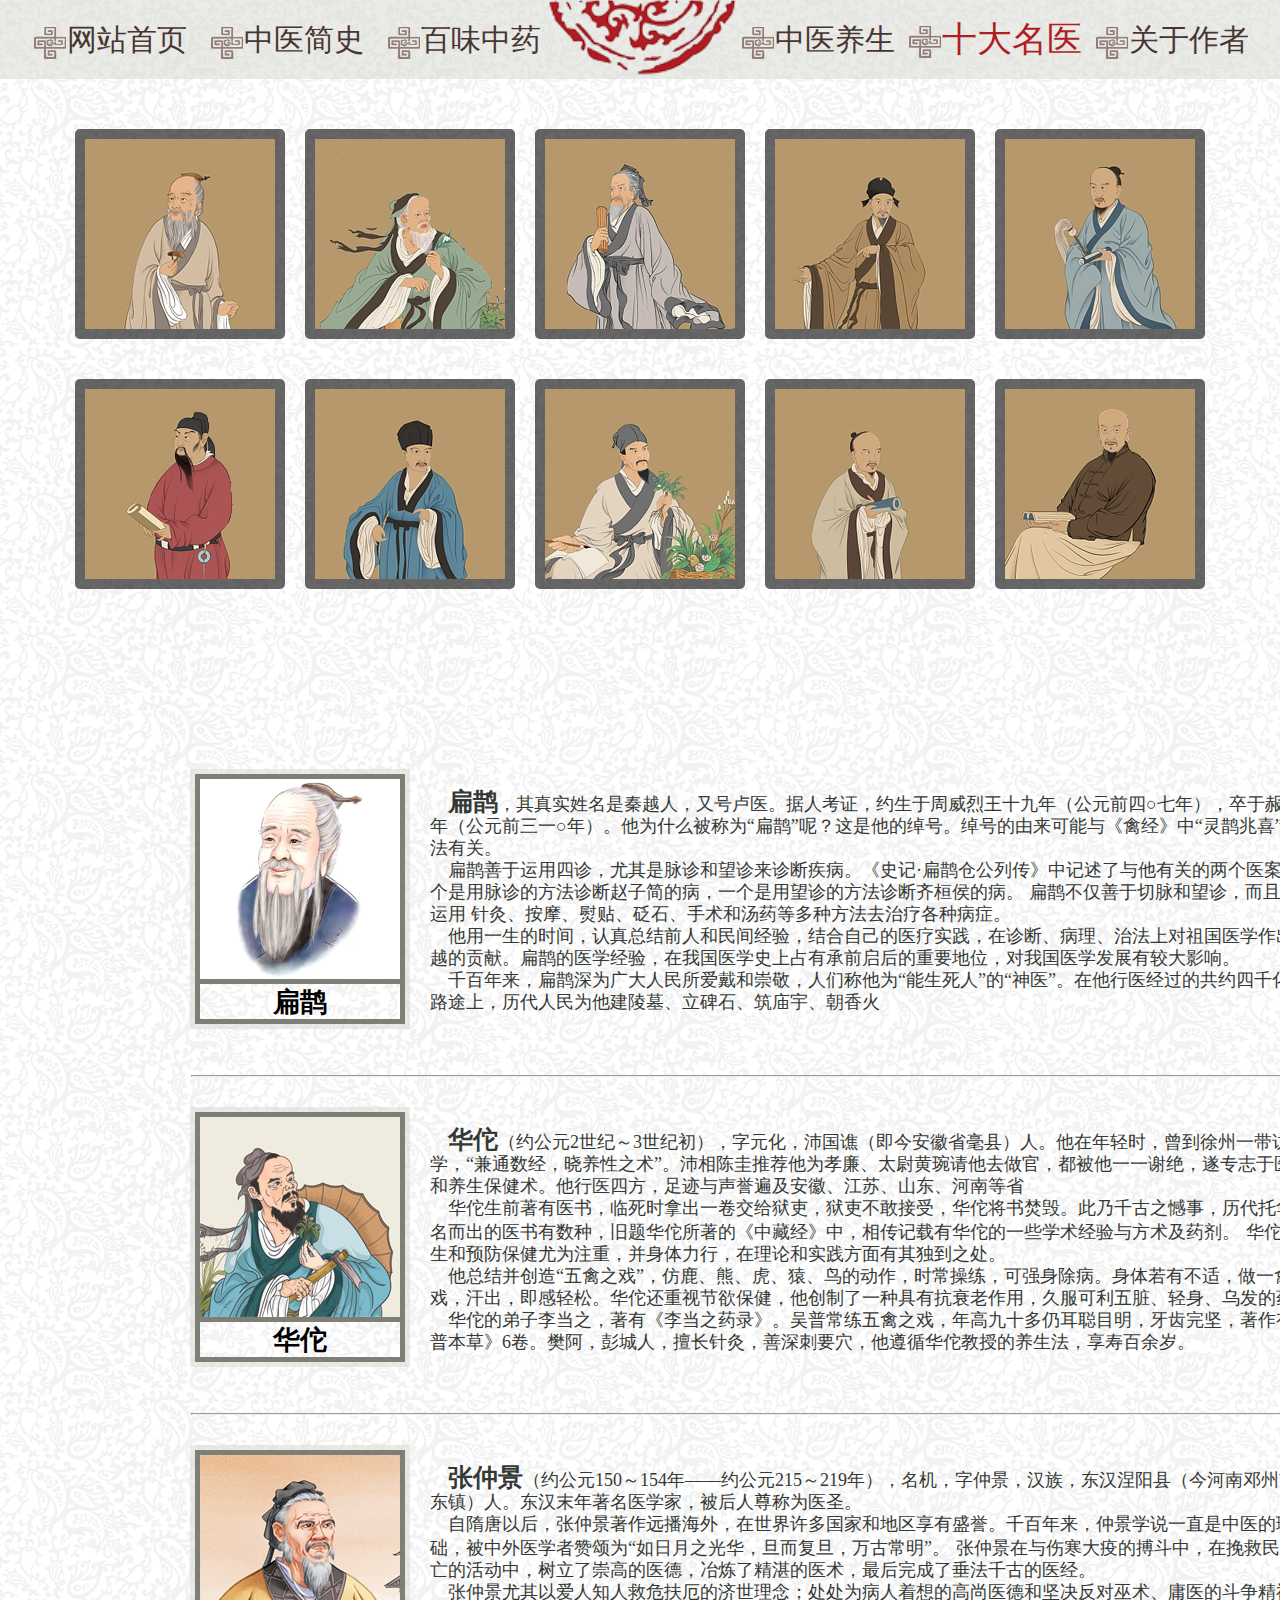
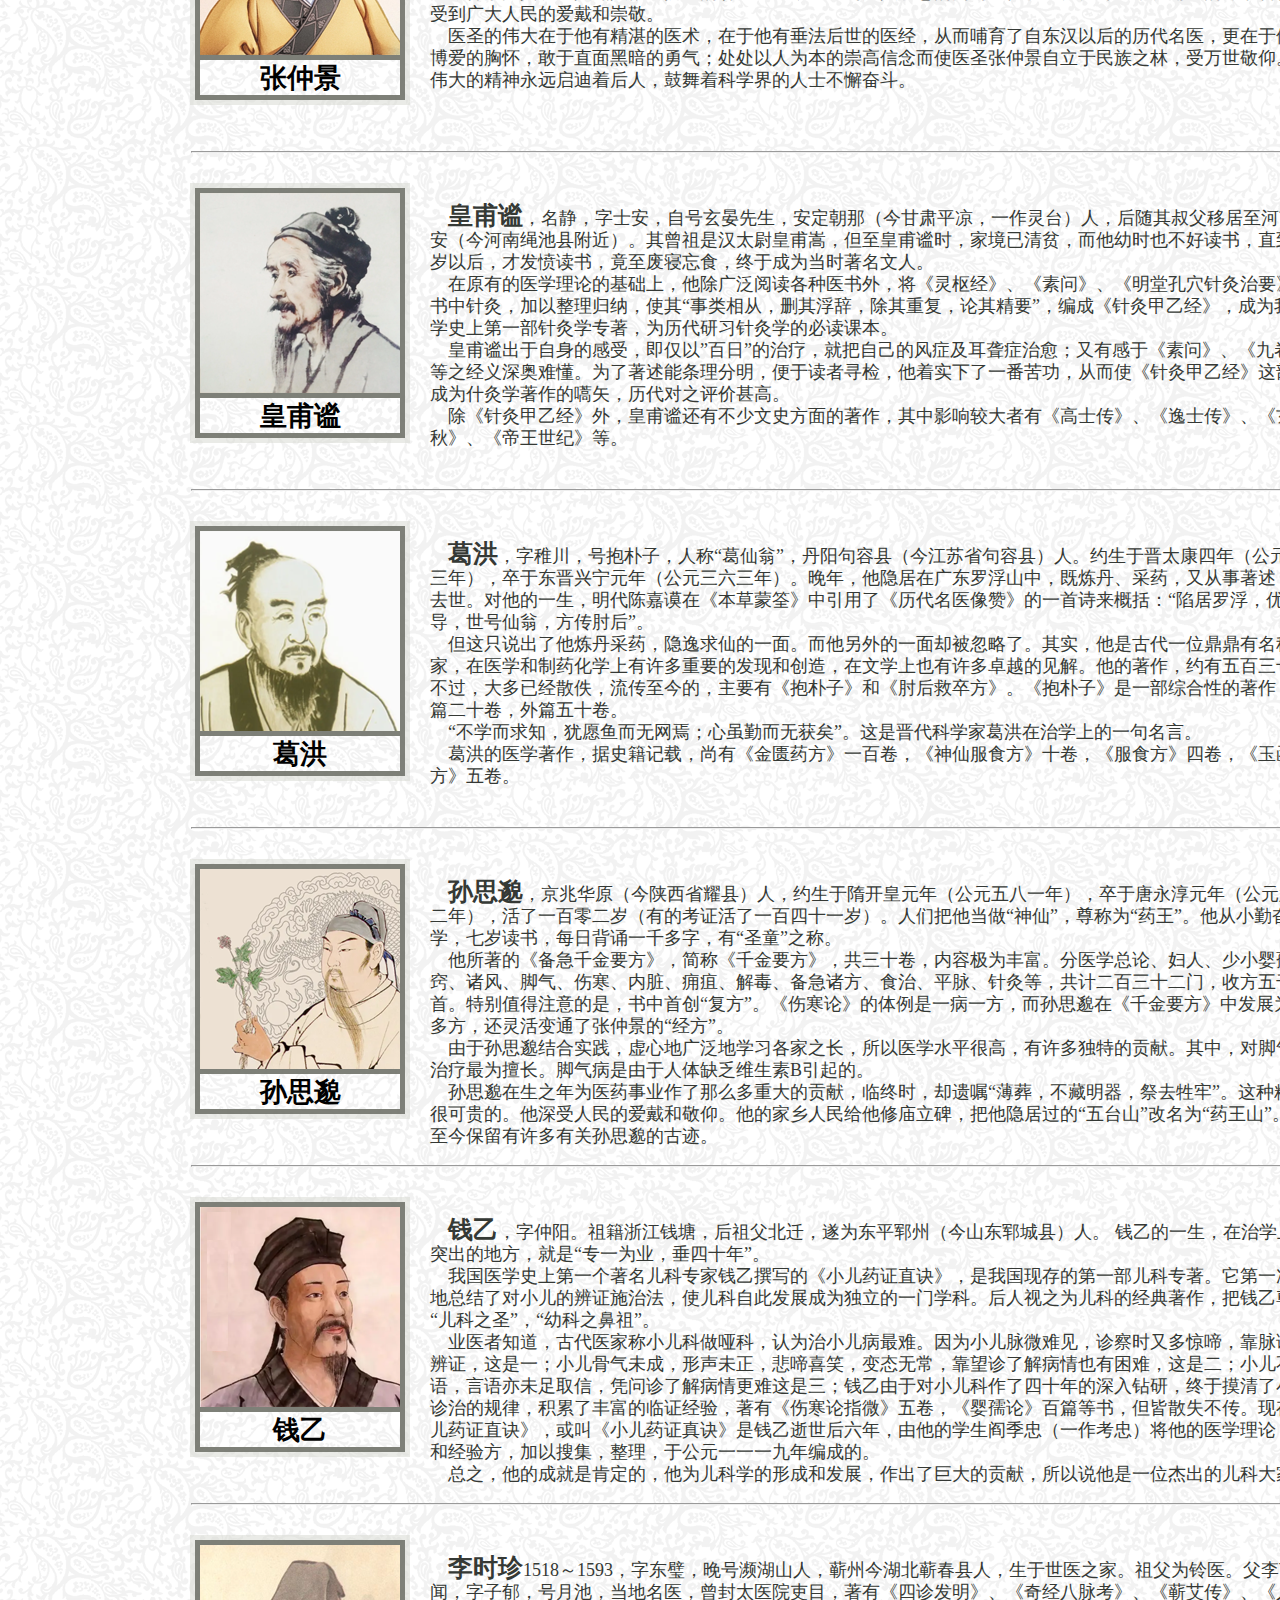
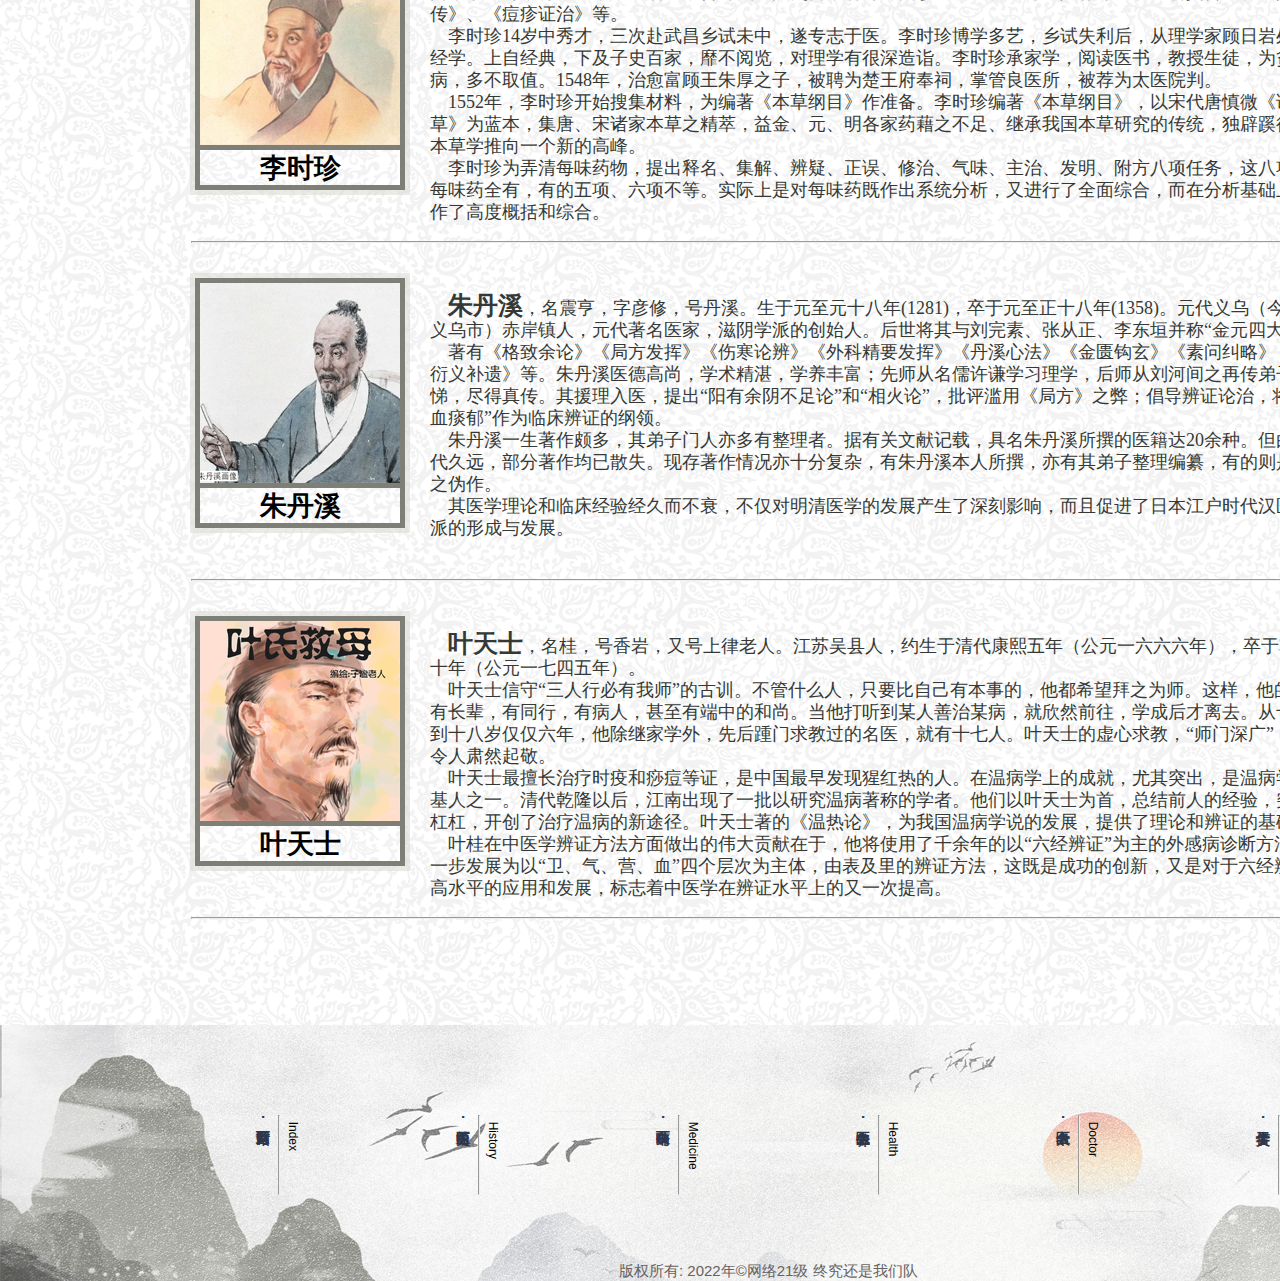
<file: page3.html>
<!DOCTYPE html>
<html lang="en">
<head>
    <meta charset="UTF-8">
    <title>十大名医</title>
    <link rel="stylesheet" href="CSS/common.css">
    <link rel="stylesheet" href="CSS/page3.css">
    <link rel="icon" href="yi.ico">
</head>
<body>
<header class="header ww">
    <div class="menu">
        <ul>
            <li>
                <a href="page1.html"><img src="images/tuten.png" alt="">网站首页</a>
            </li>
            <li>
                <a href="page2.html"><img src="images/tuten.png" alt="">中医简史</a>
            </li>
            <li>
                <a href="page5.html"><img src="images/tuten.png" alt="">百味中药</a>
            </li>
            <li>
                <a href="index.html"><img src="images/zhongyiwenhua.png" alt="" id="heart"></a>
            </li>
            <li>
                <a href="page4.html"><img src="images/tuten.png" alt="">中医养生</a>
            </li>
            <li id="this-li">
                <a href="page3.html"><img src="images/tuten.png" alt="">十大名医</a>
            </li>
            <li>
                <a href="page6.html"><img src="images/tuten.png" alt="">关于作者</a>
            </li>
        </ul>
    </div>
</header>
<section class='wrap w'>
    <div>
        <img src="images/page3/bianque.png" alt="">
        <div class='info'>
            <p class='name'>扁鹊</p>
            <p class='desc'>中医医祖</p>
            <a href="#int1">查看更多</a>
        </div>
    </div>
    <div>
        <img src="images/page3/huatuo.png" alt="">
        <div class='info'>
            <p class='name'>华佗</p>
            <p class='desc'>外科鼻祖</p>
            <a href="#int2">查看更多</a>
        </div>
    </div>
    <div>
        <img src="images/page3/zhangzhongjing.png" alt="">
        <div class='info'>
            <p class='name'>张仲景</p>
            <p class='desc'>中医医圣</p>
            <a href="#int3">查看更多</a>
        </div>
    </div>
    <div>
        <img src="images/page3/huangfuyi.png" alt="">
        <div class='info'>
            <p class='name'>皇甫谧</p>
            <p class='desc'>针灸鼻祖</p>
            <a href="#int4">查看更多</a>
        </div>
    </div>
    <div>
        <img src="images/page3/gehong.png" alt="">
        <div class='info'>
            <p class='name'>葛洪</p>
            <p class='desc'>急症先驱</p>
            <a href="#int5">查看更多</a>
        </div>
    </div>
    <div>
        <img src="images/page3/sunsimiao.png" alt="">
        <div class='info'>
            <p class='name'>孙思邈</p>
            <p class='desc'>中医药王</p>
            <a href="#int6">查看更多</a>
        </div>
    </div>
    <div>
        <img src="images/page3/qianyi.png" alt="">
        <div class='info'>
            <p class='name'>钱乙</p>
            <p class='desc'>儿科之圣</p>
            <a href="#int7">查看更多</a>
        </div>
    </div>
    <div>
        <img src="images/page3/lishizheng.png" alt="">
        <div class='info'>
            <p class='name'>李时珍</p>
            <p class='desc'>东方达尔文</p>
            <a href="#int8">查看更多</a>
        </div>
    </div>
    <div>
        <img src="images/page3/zhudanxi.png" alt="">
        <div class='info'>
            <p class='name'>朱丹溪</p>
            <p class='desc'>滋阴派创始人</p>
            <a href="#int9">查看更多</a>
        </div>
    </div>
    <div>
        <img src="images/page3/yetianshi.png" alt="">
        <div class='info'>
            <p class='name'>叶天士</p>
            <p class='desc'>温病学派奠基者</p>
            <a href="#int10">查看更多</a>
        </div>
    </div>

</section>
<nav class="fill w"></nav>
<nav class="introduce w">

    <div class="introduce1" id="int1">
        <div class="introduce1_img">
            <img src="images/page3/1.png" alt="">
            <h2>扁鹊</h2>
        </div>
        <div class="introduce1_content">
            <p class="introduce-p">
                &nbsp;&nbsp;&nbsp;&nbsp;<strong>扁鹊</strong>，其真实姓名是秦越人，又号卢医。据人考证，约生于周威烈王十九年（公元前四○七年），卒于赧王五年（公元前三一○年）。他为什么被称为“扁鹊”呢？这是他的绰号。绰号的由来可能与《禽经》中“灵鹊兆喜”的说法有关。
            </p>
            <p class="introduce-p">
                &nbsp;&nbsp;&nbsp;&nbsp;扁鹊善于运用四诊，尤其是脉诊和望诊来诊断疾病。《史记·扁鹊仓公列传》中记述了与他有关的两个医案：一个是用脉诊的方法诊断赵子简的病，一个是用望诊的方法诊断齐桓侯的病。
                扁鹊不仅善于切脉和望诊，而且善于运用 针灸、按摩、熨贴、砭石、手术和汤药等多种方法去治疗各种病症。
            </p>
            <p class="introduce-p">
                &nbsp;&nbsp;&nbsp;&nbsp;他用一生的时间，认真总结前人和民间经验，结合自己的医疗实践，在诊断、病理、治法上对祖国医学作出了卓越的贡献。扁鹊的医学经验，在我国医学史上占有承前启后的重要地位，对我国医学发展有较大影响。
            </p>
            <p class="introduce-p">
                &nbsp;&nbsp;&nbsp;&nbsp;千百年来，扁鹊深为广大人民所爱戴和崇敬，人们称他为“能生死人”的“神医”。在他行医经过的共约四千化里的路途上，历代人民为他建陵墓、立碑石、筑庙宇、朝香火
            </p>
        </div>
    </div>
    <hr/>
    <div class="introduce2" id="int2">
        <div class="introduce2_img">
            <img src="images/page3/2.png" alt="">
            <h2>华佗</h2>
        </div>
        <div class="introduce2_content">
            <p class="introduce-p">
                &nbsp;&nbsp;&nbsp;&nbsp;<strong>华佗</strong>（约公元2世纪～3世纪初），字元化，沛国谯（即今安徽省毫县）人。他在年轻时，曾到徐州一带访师求学，“兼通数经，晓养性之术”。沛相陈圭推荐他为孝廉、太尉黄琬请他去做官，都被他一一谢绝，遂专志于医药学和养生保健术。他行医四方，足迹与声誉遍及安徽、江苏、山东、河南等省
            </p>
            <p class="introduce-p">
                &nbsp;&nbsp;&nbsp;&nbsp;华佗生前著有医书，临死时拿出一卷交给狱吏，狱吏不敢接受，华佗将书焚毁。此乃千古之憾事，历代托华佗之名而出的医书有数种，旧题华佗所著的《中藏经》中，相传记载有华佗的一些学术经验与方术及药剂。<strong>

            </strong>
                华佗对养生和预防保健尤为注重，并身体力行，在理论和实践方面有其独到之处。</p>
            <p class="introduce-p">
                &nbsp;&nbsp;&nbsp;&nbsp;他总结并创造“五禽之戏”，仿鹿、熊、虎、猿、鸟的动作，时常操练，可强身除病。身体若有不适，做一禽之戏，汗出，即感轻松。华佗还重视节欲保健，他创制了一种具有抗衰老作用，久服可利五脏、轻身、乌发的药物。</p>
            <p class="introduce-p">
                &nbsp;&nbsp;&nbsp;&nbsp;华佗的弟子李当之，著有《李当之药录》。吴普常练五禽之戏，年高九十多仍耳聪目明，牙齿完坚，著作有《吴普本草》6卷。樊阿，彭城人，擅长针灸，善深刺要穴，他遵循华佗教授的养生法，享寿百余岁。
            </p>
        </div>
    </div>
    <hr/>
    <div class="introduce3" id="int3">
        <div class="introduce3_img">
            <img src="images/page3/3.png" alt="">
            <h2>张仲景</h2>
        </div>
        <div class="introduce3_content">
            <p class="introduce-p">
                &nbsp;&nbsp;&nbsp;&nbsp;<strong>张仲景</strong>（约公元150～154年——约公元215～219年），名机，字仲景，汉族，东汉涅阳县（今河南邓州市穰东镇）人。东汉末年著名医学家，被后人尊称为医圣。
            </p>
            <p class="introduce-p">
                &nbsp;&nbsp;&nbsp;&nbsp;自隋唐以后，张仲景著作远播海外，在世界许多国家和地区享有盛誉。千百年来，仲景学说一直是中医的理论基础，被中外医学者赞颂为“如日月之光华，旦而复旦，万古常明”。<strong>

            </strong>
                张仲景在与伤寒大疫的搏斗中，在挽救民众危亡的活动中，树立了崇高的医德，冶炼了精湛的医术，最后完成了垂法千古的医经。</p>
            <p class="introduce-p">
                &nbsp;&nbsp;&nbsp;&nbsp;张仲景尤其以爱人知人救危扶厄的济世理念；处处为病人着想的高尚医德和坚决反对巫术、庸医的斗争精神，而受到广大人民的爱戴和崇敬。</p>
            <p class="introduce-p">
                &nbsp;&nbsp;&nbsp;&nbsp;医圣的伟大在于他有精湛的医术，在于他有垂法后世的医经，从而哺育了自东汉以后的历代名医，更在于他有着博爱的胸怀，敢于直面黑暗的勇气；处处以人为本的崇高信念而使医圣张仲景自立于民族之林，受万世敬仰。这种伟大的精神永远启迪着后人，鼓舞着科学界的人士不懈奋斗。</p>
        </div>
    </div>
    <hr/>
    <div class="introduce4" id="int4">
        <div class="introduce4_img">
            <img src="images/page3/4.png" alt="">
            <h2>皇甫谧</h2>
        </div>
        <div class="introduce4_content">
            <p class="introduce-p">
                &nbsp;&nbsp;&nbsp;&nbsp;<strong>皇甫谧</strong>，名静，字士安，自号玄晏先生，安定朝那（今甘肃平凉，一作灵台）人，后随其叔父移居至河南新安（今河南绳池县附近）。其曾祖是汉太尉皇甫嵩，但至皇甫谧时，家境已清贫，而他幼时也不好读书，直到二十岁以后，才发愤读书，竟至废寝忘食，终于成为当时著名文人。
            </p>
            <p class="introduce-p">
                &nbsp;&nbsp;&nbsp;&nbsp;在原有的医学理论的基础上，他除广泛阅读各种医书外，将《灵枢经》、《素问》、《明堂孔穴针灸治要》三部书中针灸，加以整理归纳，使其“事类相从，删其浮辞，除其重复，论其精要”，编成《针灸甲乙经》，成为我国医学史上第一部针灸学专著，为历代研习针灸学的必读课本。</p>
            <p class="introduce-p">
                &nbsp;&nbsp;&nbsp;&nbsp;皇甫谧出于自身的感受，即仅以”百日”的治疗，就把自己的风症及耳聋症治愈；又有感于《素问》、《九卷》等等之经义深奥难懂。为了著述能条理分明，便于读者寻检，他着实下了一番苦功，从而使《针灸甲乙经》这部专著成为什灸学著作的嚆矢，历代对之评价甚高。</p>
            <p class="introduce-p">
                &nbsp;&nbsp;&nbsp;&nbsp;除《针灸甲乙经》外，皇甫谧还有不少文史方面的著作，其中影响较大者有《高士传》、《逸士传》、《玄晏春秋》、《帝王世纪》等。</p>
        </div>
    </div>
    <hr/>
    <div class="introduce5" id="int5">
        <div class="introduce5_img">
            <img src="images/page3/5.png" alt="">
            <h2>葛洪</h2>
        </div>
        <div class="introduce5_content">
            <p class="introduce-p">
                &nbsp;&nbsp;&nbsp;&nbsp;<strong>葛洪</strong>，字稚川，号抱朴子，人称“葛仙翁”，丹阳句容县（今江苏省句容县）人。约生于晋太康四年（公元二八三年），卒于东晋兴宁元年（公元三六三年）。晚年，他隐居在广东罗浮山中，既炼丹、采药，又从事著述，直至去世。对他的一生，明代陈嘉谟在《本草蒙筌》中引用了《历代名医像赞》的一首诗来概括：“陷居罗浮，优游养导，世号仙翁，方传肘后”。
            </p>
            <p class="introduce-p">
                &nbsp;&nbsp;&nbsp;&nbsp;但这只说出了他炼丹采药，隐逸求仙的一面。而他另外的一面却被忽略了。其实，他是古代一位鼎鼎有名科学家，在医学和制药化学上有许多重要的发现和创造，在文学上也有许多卓越的见解。他的著作，约有五百三十卷。不过，大多已经散佚，流传至今的，主要有《抱朴子》和《肘后救卒方》。《抱朴子》是一部综合性的著作，分内篇二十卷，外篇五十卷。</p>
            <p class="introduce-p">
                &nbsp;&nbsp;&nbsp;&nbsp;“不学而求知，犹愿鱼而无网焉；心虽勤而无获矣”。这是晋代科学家葛洪在治学上的一句名言。</p>
            <p class="introduce-p">
                &nbsp;&nbsp;&nbsp;&nbsp;葛洪的医学著作，据史籍记载，尚有《金匮药方》一百卷，《神仙服食方》十卷，《服食方》四卷，《玉函煎方》五卷。
            </p>
        </div>
    </div>
    <hr/>
    <div class="introduce6" id="int6">
        <div class="introduce6_img">
            <img src="images/page3/6.png" alt="">
            <h2>孙思邈</h2>
        </div>
        <div class="introduce6_content">
            <p class="introduce-p">
                &nbsp;&nbsp;&nbsp;&nbsp;<strong>孙思邈</strong>，京兆华原（今陕西省耀县）人，约生于隋开皇元年（公元五八一年），卒于唐永淳元年（公元六八二年），活了一百零二岁（有的考证活了一百四十一岁）。人们把他当做“神仙”，尊称为“药王”。他从小勤奋好学，七岁读书，每日背诵一千多字，有“圣童”之称。
            </p>
            <p class="introduce-p">
                &nbsp;&nbsp;&nbsp;&nbsp;他所著的《备急千金要方》，简称《千金要方》，共三十卷，内容极为丰富。分医学总论、妇人、少小婴孺、七窍、诸风、脚气、伤寒、内脏、痈疽、解毒、备急诸方、食治、平脉、针灸等，共计二百三十二门，收方五千三百首。特别值得注意的是，书中首创“复方”。《伤寒论》的体例是一病一方，而孙思邈在《千金要方》中发展为一病多方，还灵活变通了张仲景的“经方”。</p>
            <p class="introduce-p">
                &nbsp;&nbsp;&nbsp;&nbsp;由于孙思邈结合实践，虚心地广泛地学习各家之长，所以医学水平很高，有许多独特的贡献。其中，对脚气病的治疗最为擅长。脚气病是由于人体缺乏维生素B引起的。</p>
            <p class="introduce-p">
                &nbsp;&nbsp;&nbsp;&nbsp;孙思邈在生之年为医药事业作了那么多重大的贡献，临终时，却遗嘱“薄葬，不藏明器，祭去牲牢”。这种精神是很可贵的。他深受人民的爱戴和敬仰。他的家乡人民给他修庙立碑，把他隐居过的“五台山”改名为“药王山”。山上至今保留有许多有关孙思邈的古迹。</p>
        </div>
    </div>
    <hr/>
    <div class="introduce7" id="int7">
        <div class="introduce7_img">
            <img src="images/page3/7.png" alt="">
            <h2>钱乙</h2>
        </div>
        <div class="introduce7_content">
            <p class="introduce-p">
                &nbsp;&nbsp;&nbsp;&nbsp;<strong>钱乙</strong>，字仲阳。祖籍浙江钱塘，后祖父北迁，遂为东平郓州（今山东郓城县）人。
                钱乙的一生，在治学上最突出的地方，就是“专一为业，垂四十年”。 </p>
            <p class="introduce-p">
                &nbsp;&nbsp;&nbsp;&nbsp;我国医学史上第一个著名儿科专家钱乙撰写的《小儿药证直诀》，是我国现存的第一部儿科专著。它第一次系统地总结了对小儿的辨证施治法，使儿科自此发展成为独立的一门学科。后人视之为儿科的经典著作，把钱乙尊称为“儿科之圣”，“幼科之鼻祖”。</p>
            <p class="introduce-p">
                &nbsp;&nbsp;&nbsp;&nbsp;业医者知道，古代医家称小儿科做哑科，认为治小儿病最难。因为小儿脉微难见，诊察时又多惊啼，靠脉诊难以辨证，这是一；小儿骨气未成，形声未正，悲啼喜笑，变态无常，靠望诊了解病情也有困难，这是二；小儿不能言语，言语亦未足取信，凭问诊了解病情更难这是三；钱乙由于对小儿科作了四十年的深入钻研，终于摸清了小儿病诊治的规律，积累了丰富的临证经验，著有《伤寒论指微》五卷，《婴孺论》百篇等书，但皆散失不传。现存《小儿药证直诀》，或叫《小儿药证真诀》是钱乙逝世后六年，由他的学生阎季忠（一作考忠）将他的医学理论，医案和经验方，加以搜集，整理，于公元一一一九年编成的。</p>
            <p class="introduce-p">
                &nbsp;&nbsp;&nbsp;&nbsp;总之，他的成就是肯定的，他为儿科学的形成和发展，作出了巨大的贡献，所以说他是一位杰出的儿科大家。
            </p>
        </div>
    </div>
    <hr/>
    <div class="introduce8" id="int8">
        <div class="introduce8_img">
            <img src="images/page3/8.png" alt="">
            <h2>李时珍</h2>
        </div>
        <div class="introduce8_content">
            <p class="introduce-p">
                &nbsp;&nbsp;&nbsp;&nbsp;<strong>李时珍</strong>1518～1593，字东璧，晚号濒湖山人，蕲州今湖北蕲春县人，生于世医之家。祖父为铃医。父李言闻，字子郁，号月池，当地名医，曾封太医院吏目，著有《四诊发明》、《奇经八脉考》、《蕲艾传》、《人参传》、《痘疹证治》等。
            </p>
            <p class="introduce-p">
                &nbsp;&nbsp;&nbsp;&nbsp;李时珍14岁中秀才，三次赴武昌乡试未中，遂专志于医。李时珍博学多艺，乡试失利后，从理学家顾日岩处学过经学。上自经典，下及子史百家，靡不阅览，对理学有很深造诣。李时珍承家学，阅读医书，教授生徒，为贫民治病，多不取值。1548年，治愈富顾王朱厚之子，被聘为楚王府奉祠，掌管良医所，被荐为太医院判。</p>
            <p class="introduce-p">
                &nbsp;&nbsp;&nbsp;&nbsp;1552年，李时珍开始搜集材料，为编著《本草纲目》作准备。李时珍编著《本草纲目》，以宋代唐慎微《证类本草》为蓝本，集唐、宋诸家本草之精萃，益金、元、明各家药藉之不足、继承我国本草研究的传统，独辟蹊径，把本草学推向一个新的高峰。 </p>
            <p class="introduce-p">
                &nbsp;&nbsp;&nbsp;&nbsp;李时珍为弄清每味药物，提出释名、集解、辨疑、正误、修治、气味、主治、发明、附方八项任务，这八项不是每味药全有，有的五项、六项不等。实际上是对每味药既作出系统分析，又进行了全面综合，而在分析基础上，又作了高度概括和综合。
            </p>
        </div>
    </div>
    <hr/>
    <div class="introduce9" id="int9">
        <div class="introduce9_img">
            <img src="images/page3/9.png" alt="">
            <h2>朱丹溪</h2>
        </div>
        <div class="introduce9_content">
            <p class="introduce-p">
                &nbsp;&nbsp;&nbsp;&nbsp;<strong>朱丹溪</strong>，名震亨，字彦修，号丹溪。生于元至元十八年(1281)，卒于元至正十八年(1358)。元代义乌（今浙江义乌市）赤岸镇人，元代著名医家，滋阴学派的创始人。后世将其与刘完素、张从正、李东垣并称“金元四大家”。
            </p>
            <p class="introduce-p">
                &nbsp;&nbsp;&nbsp;&nbsp;著有《格致余论》《局方发挥》《伤寒论辨》《外科精要发挥》《丹溪心法》《金匮钩玄》《素问纠略》《本草衍义补遗》等。朱丹溪医德高尚，学术精湛，学养丰富；先师从名儒许谦学习理学，后师从刘河间之再传弟子罗知悌，尽得真传。其援理入医，提出“阳有余阴不足论”和“相火论”，批评滥用《局方》之弊；倡导辨证论治，将“气血痰郁”作为临床辨证的纲领。</p>
            <p class="introduce-p">
                &nbsp;&nbsp;&nbsp;&nbsp;朱丹溪一生著作颇多，其弟子门人亦多有整理者。据有关文献记载，具名朱丹溪所撰的医籍达20余种。但由于年代久远，部分著作均已散失。现存著作情况亦十分复杂，有朱丹溪本人所撰，亦有其弟子整理编纂，有的则是托名之伪作。</p>
            <p class="introduce-p">
                &nbsp;&nbsp;&nbsp;&nbsp;其医学理论和临床经验经久而不衰，不仅对明清医学的发展产生了深刻影响，而且促进了日本江户时代汉医后世派的形成与发展。
            </p>
        </div>
    </div>
    <hr/>
    <div class="introduce10" id="int10">
        <div class="introduce10_img">
            <img src="images/page3/10.png" alt="">
            <h2>叶天士</h2>
        </div>
        <div class="introduce10_content">
            <p class="introduce-p">
                &nbsp;&nbsp;&nbsp;&nbsp;<strong>叶天士</strong>，名桂，号香岩，又号上律老人。江苏吴县人，约生于清代康熙五年（公元一六六六年），卒于乾隆十年（公元一七四五年）。</p>
            <p class="introduce-p">
                &nbsp;&nbsp;&nbsp;&nbsp;叶天士信守“三人行必有我师”的古训。不管什么人，只要比自己有本事的，他都希望拜之为师。这样，他的老师有长辈，有同行，有病人，甚至有端中的和尚。当他打听到某人善治某病，就欣然前往，学成后才离去。从十二岁到十八岁仅仅六年，他除继家学外，先后踵门求教过的名医，就有十七人。叶天士的虚心求教，“师门深广”，确实令人肃然起敬。</p>
            <p class="introduce-p">
                &nbsp;&nbsp;&nbsp;&nbsp;叶天士最擅长治疗时疫和痧痘等证，是中国最早发现猩红热的人。在温病学上的成就，尤其突出，是温病学的奠基人之一。清代乾隆以后，江南出现了一批以研究温病著称的学者。他们以叶天士为首，总结前人的经验，突破旧杠杠，开创了治疗温病的新途径。叶天士著的《温热论》，为我国温病学说的发展，提供了理论和辨证的基础。</p>
            <p class="introduce-p">
                &nbsp;&nbsp;&nbsp;&nbsp;叶桂在中医学辨证方法方面做出的伟大贡献在于，他将使用了千余年的以“六经辨证”为主的外感病诊断方法，进一步发展为以“卫、气、营、血”四个层次为主体，由表及里的辨证方法，这既是成功的创新，又是对于六经辨证的高水平的应用和发展，标志着中医学在辨证水平上的又一次提高。
            </p>
        </div>
    </div>
    <hr/>

</nav>
<nav class="fill w"></nav>
<footer class="footer w">
    <img src="images/footer.png" alt="">
    <div class="footer-ul">
        <ul>
            <li>
                <div class="footer-li">
                    <p>&nbsp Index<br></p>
                    <hr>
                    <a href="page1.html"><h3>·网站首页</h3></a>
                </div>
            </li>
            <li>
                <div class="footer-li">
                    <p>&nbsp History<br></p>
                    <hr>
                    <a href="page2.html"><h3>·中医简史</h3></a>
                </div>
            </li>
            <li>
                <div class="footer-li">
                    <p>&nbsp Medicine<br></p>
                    <hr>
                    <a href="page5.html"><h3>·百味中药</h3></a>
                </div>
            </li>
            <li>
                <div class="footer-li">
                    <p>&nbsp Health<br></p>
                    <hr>
                    <a href="page4.html"><h3>·中医养生</h3></a>
                </div>
            </li>
            <li>
                <div class="footer-li">
                    <p>&nbsp Doctor<br></p>
                    <hr>
                    <a href="page3.html"><h3>·十大名医</h3></a>
                </div>
            </li>
            <li>
                <div class="footer-li">
                    <p>&nbsp Author<br></p>
                    <hr>
                    <a href="page6.html"><h3>·关于作者</h3></a>
                </div>
            </li>
        </ul>
    </div>
    <span>版权所有:&nbsp2022年&copy网络21级 终究还是我们队</span>
</footer>
</body>
</html>
</file>
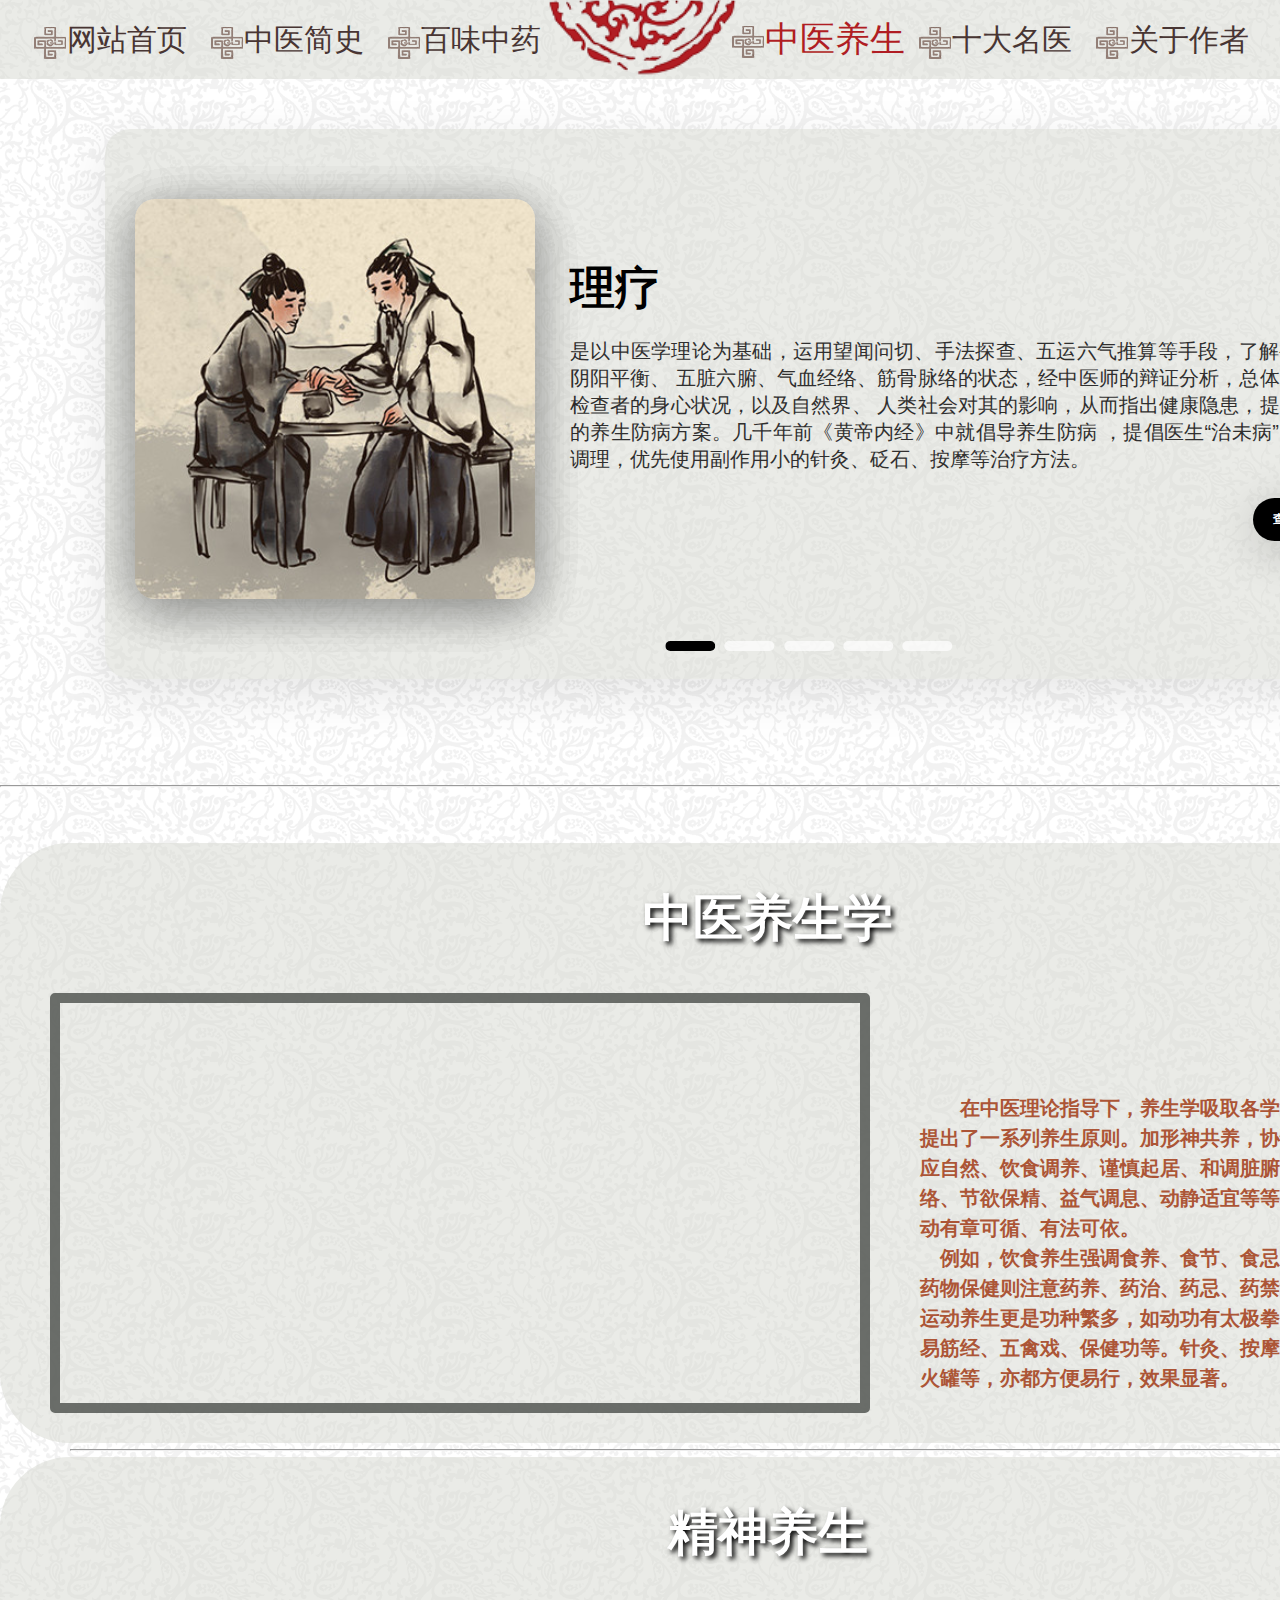
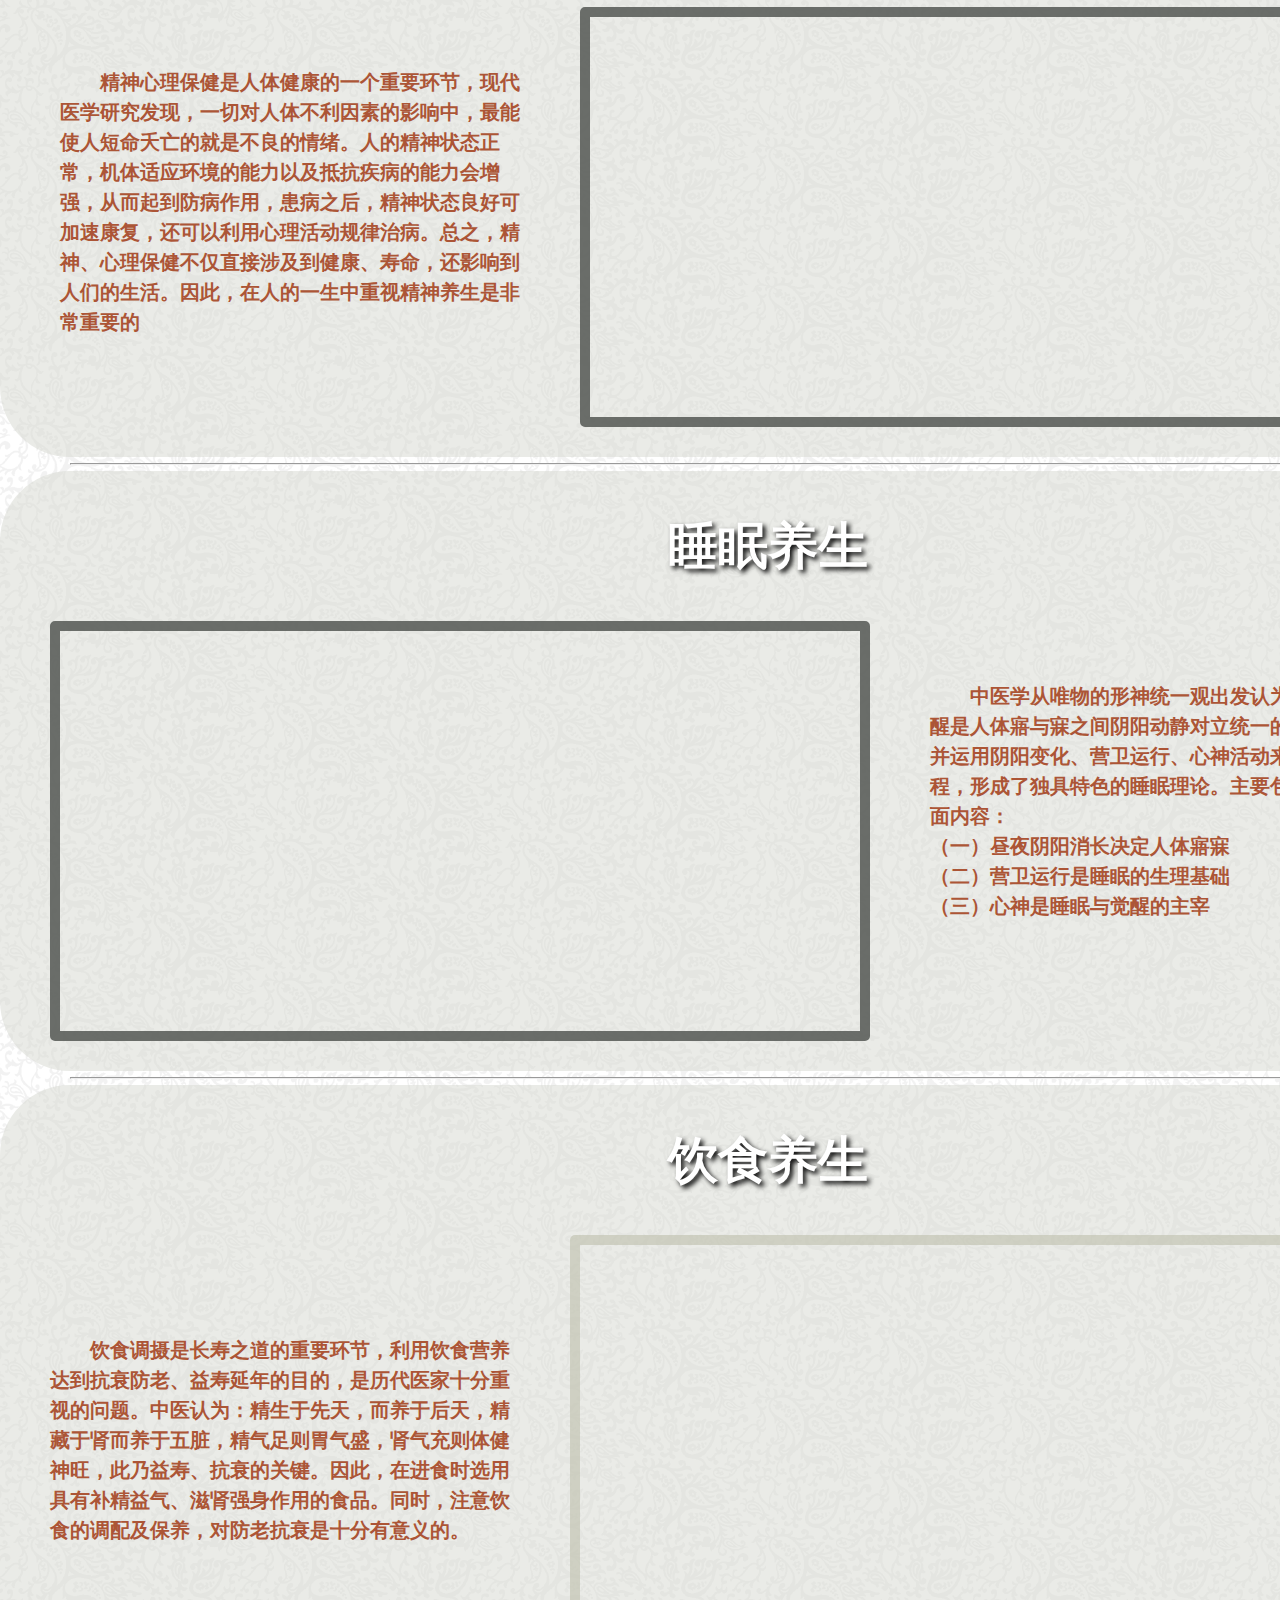
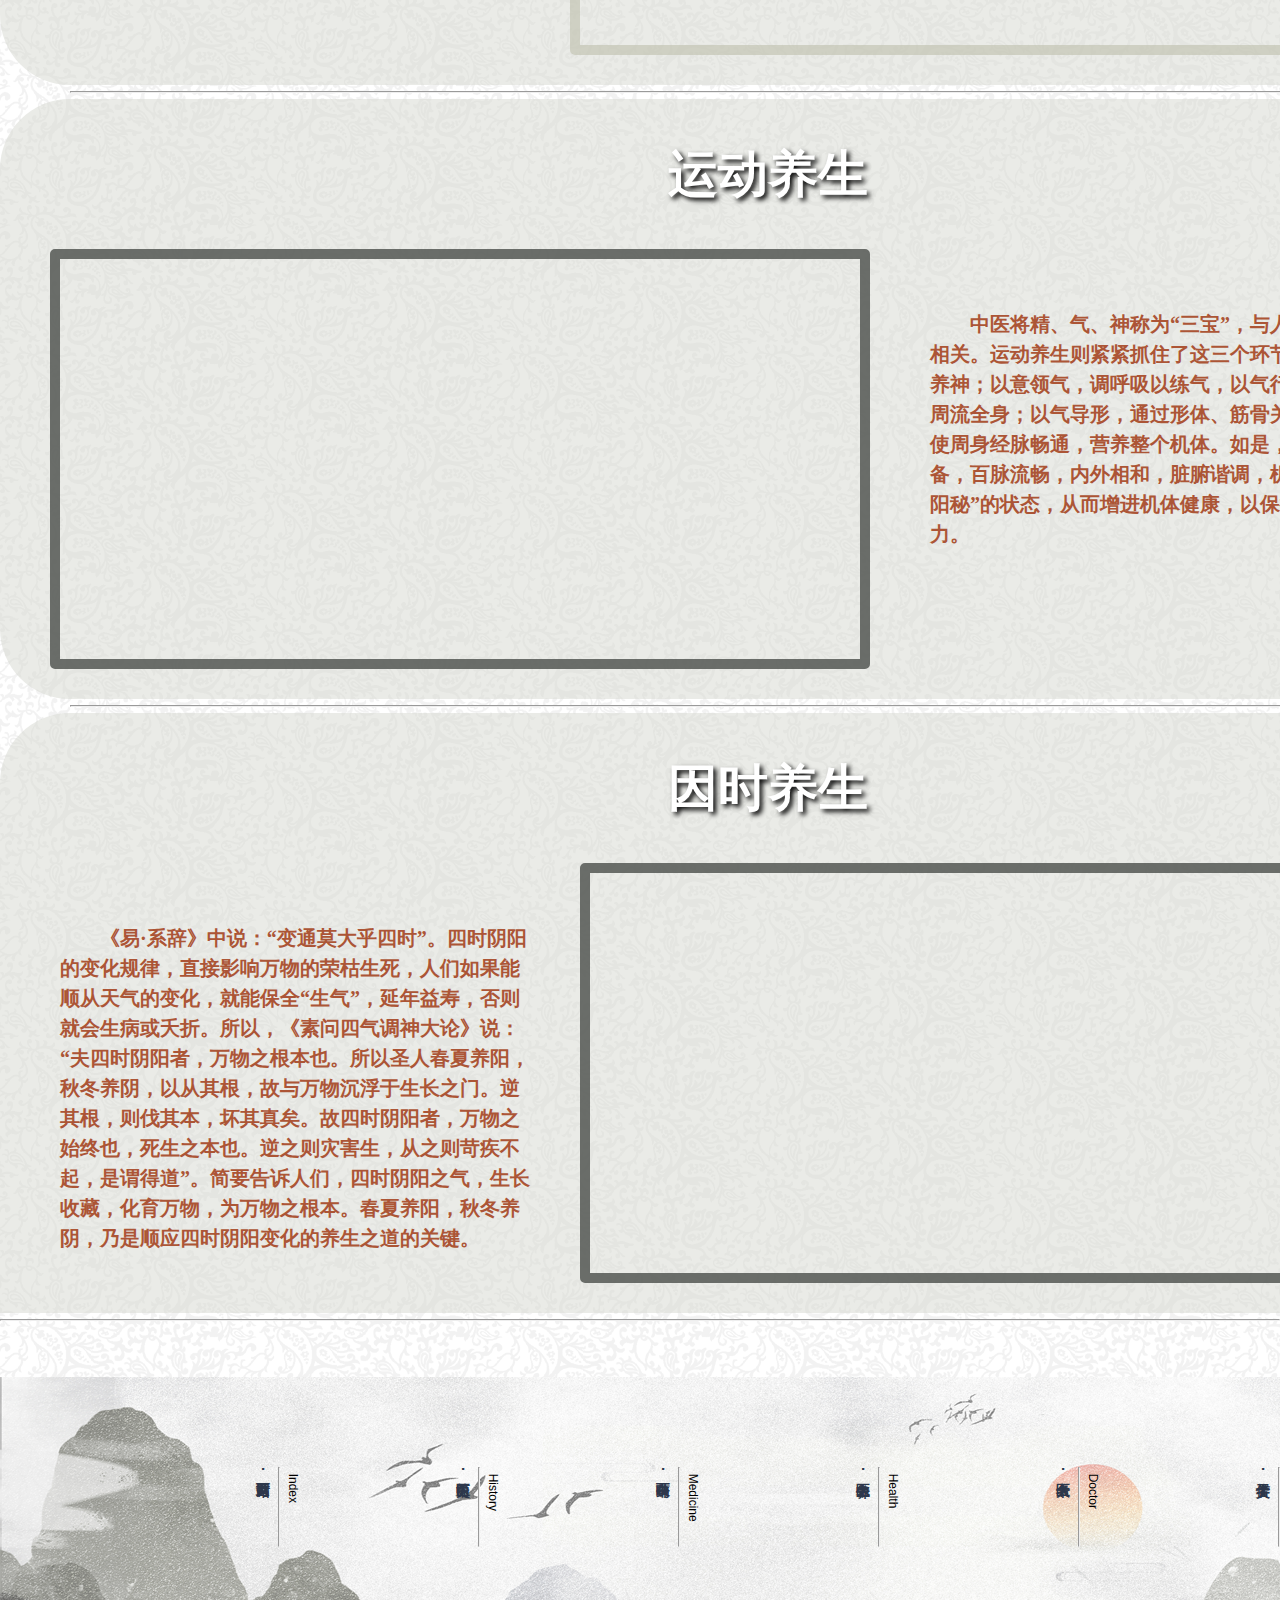
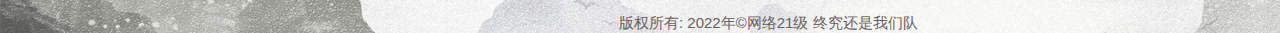
<file: page4.html>
<!DOCTYPE html>
<html lang="en">
<head>
    <meta charset="UTF-8">
    <title>中医养生</title>
    <link rel="stylesheet" href="CSS/common.css">
    <link rel="stylesheet" href="CSS/page4.css">
    <link rel="icon" href="yi.ico">
</head>
<body>
<header class="header ww">
    <div class="menu">
        <ul>
            <li>
                <a href="page1.html"><img src="images/tuten.png" alt="">网站首页</a>
            </li>
            <li>
                <a href="page2.html"><img src="images/tuten.png" alt="">中医简史</a>
            </li>
            <li>
                <a href="page5.html"><img src="images/tuten.png" alt="">百味中药</a>
            </li>
            <li>
                <a href="index.html"><img src="images/zhongyiwenhua.png" alt="" id="heart"></a>
            </li>
            <li id="this-li">
                <a href="page4.html"><img src="images/tuten.png" alt="">中医养生</a>
            </li>
            <li>
                <a href="page3.html"><img src="images/tuten.png" alt="">十大名医</a>
            </li>
            <li>
                <a href="page6.html"><img src="images/tuten.png" alt="">关于作者</a>
            </li>
        </ul>
    </div>
</header>
<nav class="celebrity w">
    <div class="container">
        <input type="radio" name="select" id="slide_1" checked hidden>
        <input type="radio" name="select" id="slide_2" hidden>
        <input type="radio" name="select" id="slide_3" hidden>
        <input type="radio" name="select" id="slide_4" hidden>
        <input type="radio" name="select" id="slide_5" hidden>

        <div class="slider">
            <label for="slide_1" class="slide slider-1"></label>
            <label for="slide_2" class="slide slider-2"></label>
            <label for="slide_3" class="slide slider-3"></label>
            <label for="slide_4" class="slide slider-4"></label>
            <label for="slide_5" class="slide slider-5"></label>
        </div>

        <div class="card card-1">
            <div class="img">
                <img src="images/page4/liniao.png" alt="">
            </div>
            <div class="content">
                <div class="title">理疗</div>
                <div class="text">
                    是以中医学理论为基础，运用望闻问切、手法探查、五运六气推算等手段，了解被检查者阴阳平衡、
                    五脏六腑、气血经络、筋骨脉络的状态，经中医师的辩证分析，总体上把握被检查者的身心状况，以及自然界、
                    人类社会对其的影响，从而指出健康隐患，提出针对性的养生防病方案。几千年前《黄帝内经》中就倡导养生防病
                    ，提倡医生“治未病”。有病先调理，优先使用副作用小的针灸、砭石、按摩等治疗方法。
                </div>
                <a href="page404.html">查看详情</a>
            </div>
        </div>

        <div class="card card-2">
            <div class="img">
                <img src="images/page4/baguan.png" alt="">
            </div>
            <div class="content">
                <div class="title">拔罐</div>
                <div class="text">
                    是以罐为工具，利用燃火、抽气等方法产生负压，使之吸附于体表，造成局部瘀血，以达到通经活络、行气活血、消肿止痛、祛风散寒等作用的疗法。
                    拔罐疗法在中国有着悠久的历史，早在成书于西汉时期的帛书《五十二病方》中就有关于“角法”的记载、角法就类似于后世的火罐疗法。而国外古希腊、古罗马时代也曾经盛行拔罐疗法。
                </div>
                <a href="page404.html">查看详情</a>
            </div>
        </div>

        <div class="card card-3">
            <div class="img">
                <img src="images/page4/tuina.png" alt="">
            </div>
            <div class="content">
                <div class="title">推拿</div>
                <div class="text">
                    古代称推拿为按摩、按乔，是中国起源很早的一种治病防病的养生术。
                    在还没有中药汤剂给人治病的时候，就已有用推拿的方法给人治病。
                    推拿技术发展到今天已有五千多年的历史。在隋唐时期，甚至出现了按摩博士。
                </div>
                <a href="page404.html">查看详情</a>
            </div>
        </div>

        <div class="card card-4">
            <div class="img">
                <img src="images/page4/zhengjiu.png" alt="">
            </div>
            <div class="content">
                <div class="title">针灸</div>
                <div class="text">
                    针灸具有悠久的历史。古书上曾多次提到针刺的原始工具是石针，称为砭石。这种砭石大约出现于距今8000至4000年前的新石器时代，相当于氏族公社制度的后期。
                    针灸是一种中国特有的治疗疾病的手段。针灸由“针”和“灸”构成，是针法和灸法的合称。
                    针法是把毫针按一定穴位刺入患者体内，运用捻转与提插等针刺手法来治疗疾病。
                    灸法是把燃烧着的艾绒按一定穴位熏灼皮肤，利用热的刺激来治疗疾病。
                </div>
                <a href="page404.html">查看详情</a>
            </div>
        </div>

        <div class="card card-5">
            <div class="img">
                <img src="images/page4/guasha.png" alt="">
            </div>
            <div class="content">
                <div class="title">刮痧</div>
                <div class="text">
                    内经有相关记载，沿海地区食多咸故皮肤厚实，又多风沙闭塞肌肤，治病多以针石。这里的石就包括砭石刮痧。痧者沙也，意为皮肤表面多细小如沙的东西闭塞毛孔，故以砭石刮之，使皮肤汗液得以排除，就如表症，汗解。
                    以中医皮部理论为基础，采用针灸、按摩、点穴、拔罐等非药物疗法，对人体具有活血化瘀、调整阴阳、舒筋通络、调整信息、排除毒素等作用。它是中医学的重要组成部分，刮痧具有适应证广、疗效明显、操作方便、经济安全等优点，深受欢迎。
                </div>
                <a href="https://baike.baidu.com/item/%E5%88%AE%E7%97%A7/5731?fr=aladdin" target="_blank">查看详情</a>
            </div>
        </div>
    </div>
</nav>
<hr>
<nav class="fill w"></nav>
<nav class="body w">
    <div class="videos">
        <div class="video1">
            <div>中医养生学</div>
            <iframe src="http://player.bilibili.com/player.html?aid=513782183&bvid=BV1Mg411f7xC&cid=782808976&page=1"
                    scrolling="no" border="0" frameborder="no" framespacing="0" allowfullscreen="true"></iframe>
            <p>在中医理论指导下，养生学吸取各学派之精华，提出了一系列养生原则。加形神共养，协调阴阳、顺应自然、饮食调养、谨慎起居、和调脏腑、通畅经络、节欲保精、益气调息、动静适宜等等，使养生活动有章可循、有法可依。<br>
                &nbsp;&nbsp;&nbsp;&nbsp;例如，饮食养生强调食养、食节、食忌、食禁等；药物保健则注意药养、药治、药忌、药禁等；传统的运动养生更是功种繁多，如动功有太极拳、八段锦、易筋经、五禽戏、保健功等。针灸、按摩、推拿、拔火罐等，亦都方便易行，效果显著。
            </p>
        </div>
        <hr style="width: 1395px; margin-left: 70px;">
        <div class="video2">
            <div>精神养生</div>
            <p>
                精神心理保健是人体健康的一个重要环节，现代医学研究发现，一切对人体不利因素的影响中，最能使人短命夭亡的就是不良的情绪。人的精神状态正常，机体适应环境的能力以及抵抗疾病的能力会增强，从而起到防病作用，患病之后，精神状态良好可加速康复，还可以利用心理活动规律治病。总之，精神、心理保健不仅直接涉及到健康、寿命，还影响到人们的生活。因此，在人的一生中重视精神养生是非常重要的</p>
            <iframe src="http://player.bilibili.com/player.html?aid=423527005&bvid=BV1f3411h7i9&cid=497034403&page=1"
                    scrolling="no" border="0" frameborder="no" framespacing="0" allowfullscreen="true"></iframe>
        </div>
        <hr style="width: 1395px; margin-left: 70px;">
        <div class="video3">
            <div>睡眠养生</div>
            <iframe src="http://player.bilibili.com/player.html?aid=679394529&bvid=BV1Cm4y1R7T9&cid=540485351&page=1"
                    scrolling="no" border="0" frameborder="no" framespacing="0" allowfullscreen="true"></iframe>
            <p>中医学从唯物的形神统一观出发认为，睡眠、清醒是人体寤与寐之间阴阳动静对立统一的功能状态，并运用阴阳变化、营卫运行、心神活动来解释睡眠过程，形成了独具特色的睡眠理论。主要包括以下几方面内容： <br>（一）昼夜阴阳消长决定人体寤寐<br>（二）营卫运行是睡眠的生理基础<br>（三）心神是睡眠与觉醒的主宰
            </p>
        </div>
        <hr style="width: 1395px; margin-left: 70px;">
        <div class="video4">
            <div>饮食养生</div>
            <p>
                饮食调摄是长寿之道的重要环节，利用饮食营养达到抗衰防老、益寿延年的目的，是历代医家十分重视的问题。中医认为：精生于先天，而养于后天，精藏于肾而养于五脏，精气足则胃气盛，肾气充则体健神旺，此乃益寿、抗衰的关键。因此，在进食时选用具有补精益气、滋肾强身作用的食品。同时，注意饮食的调配及保养，对防老抗衰是十分有意义的。</p>
            <iframe src="http://player.bilibili.com/player.html?aid=24375070&bvid=BV1kW411N7At&cid=40911753&page=1"
                    scrolling="no" border="0" frameborder="no" framespacing="0" allowfullscreen="true"></iframe>
        </div>
        <hr style="width: 1395px; margin-left: 70px;">
        <div class="video5">
            <div>运动养生</div>
            <iframe src="http://player.bilibili.com/player.html?aid=795549804&bvid=BV1XC4y1W7fu&cid=188330776&page=1"
                    scrolling="no" border="0" frameborder="no" framespacing="0" allowfullscreen="true"></iframe>
            <p>
                中医将精、气、神称为“三宝”，与人体生命息息相关。运动养生则紧紧抓住了这三个环节，调意识以养神；以意领气，调呼吸以练气，以气行推动血运，周流全身；以气导形，通过形体、筋骨关节的运动，使周身经脉畅通，营养整个机体。如是，则形神兼备，百脉流畅，内外相和，脏腑谐调，机体达到“阴平阳秘”的状态，从而增进机体健康，以保持旺盛的生命力。</p>
        </div>
        <hr style="width: 1395px; margin-left: 70px;">
        <div class="video6">
            <div>因时养生</div>
            <p>
                《易·系辞》中说：“变通莫大乎四时”。四时阴阳的变化规律，直接影响万物的荣枯生死，人们如果能顺从天气的变化，就能保全“生气”，延年益寿，否则就会生病或夭折。所以，《素问四气调神大论》说：“夫四时阴阳者，万物之根本也。所以圣人春夏养阳，秋冬养阴，以从其根，故与万物沉浮于生长之门。逆其根，则伐其本，坏其真矣。故四时阴阳者，万物之始终也，死生之本也。逆之则灾害生，从之则苛疾不起，是谓得道”。简要告诉人们，四时阴阳之气，生长收藏，化育万物，为万物之根本。春夏养阳，秋冬养阴，乃是顺应四时阴阳变化的养生之道的关键。</p>
            <iframe src="http://player.bilibili.com/player.html?aid=598825936&bvid=BV1kB4y1k7pX&cid=785297306&page=1"
                    scrolling="no" border="0" frameborder="no" framespacing="0" allowfullscreen="true"></iframe>
        </div>
    </div>
</nav>
<hr>
<nav class="fill w"></nav>
<footer class="footer w">
    <img src="images/footer.png" alt="">
    <div class="footer-ul">
        <ul>
            <li>
                <div class="footer-li">
                    <p>&nbsp Index<br></p>
                    <hr>
                    <a href="page1.html"><h3>·网站首页</h3></a>
                </div>
            </li>
            <li>
                <div class="footer-li">
                    <p>&nbsp History<br></p>
                    <hr>
                    <a href="page2.html"><h3>·中医简史</h3></a>
                </div>
            </li>
            <li>
                <div class="footer-li">
                    <p>&nbsp Medicine<br></p>
                    <hr>
                    <a href="page5.html"><h3>·百味中药</h3></a>
                </div>
            </li>
            <li>
                <div class="footer-li">
                    <p>&nbsp Health<br></p>
                    <hr>
                    <a href="page4.html"><h3>·中医养生</h3></a>
                </div>
            </li>
            <li>
                <div class="footer-li">
                    <p>&nbsp Doctor<br></p>
                    <hr>
                    <a href="page3.html"><h3>·十大名医</h3></a>
                </div>
            </li>
            <li>
                <div class="footer-li">
                    <p>&nbsp Author<br></p>
                    <hr>
                    <a href="page6.html"><h3>·关于作者</h3></a>
                </div>
            </li>
        </ul>
    </div>
    <span>版权所有:&nbsp2022年&copy网络21级 终究还是我们队</span>
</footer>
</body>
</html>
</file>
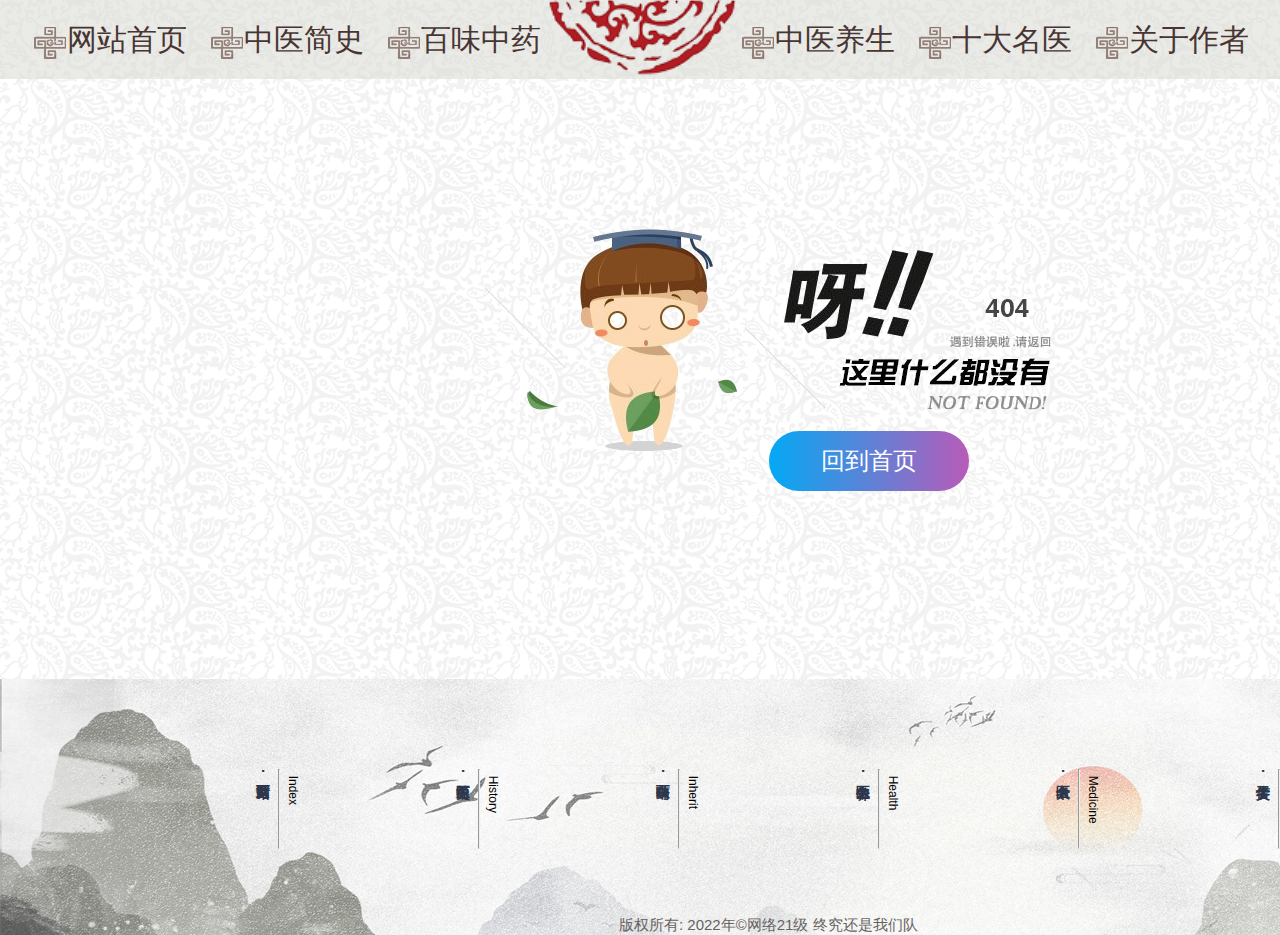
<file: page404.html>
<!DOCTYPE html>
<html lang="en">
<head>
    <meta charset="UTF-8">
    <title>404 NOT FOUND !</title>
    <link rel="stylesheet" href="CSS/common.css">
    <link rel="stylesheet" href="CSS/page404.css">
    <link rel="icon" href="yi.ico">
</head>
<body>
<header class="header ww">
    <div class="menu">
        <ul>
            <li>
                <a href="page1.html"><img src="images/tuten.png" alt="">网站首页</a>
            </li>
            <li>
                <a href="page2.html"><img src="images/tuten.png" alt="">中医简史</a>
            </li>
            <li>
                <a href="page5.html"><img src="images/tuten.png" alt="">百味中药</a>
            </li>
            <li>
                <a href="index.html"><img src="images/zhongyiwenhua.png" alt="" id="heart"></a>
            </li>
            <li>
                <a href="page4.html"><img src="images/tuten.png" alt="">中医养生</a>
            </li>
            <li>
                <a href="page3.html"><img src="images/tuten.png" alt="">十大名医</a>
            </li>
            <li>
                <a href="page6.html"><img src="images/tuten.png" alt="">关于作者</a>
            </li>
        </ul>
    </div>
</header>
<nav class="page-404 w">
    <div class="container">
        <img src="images/page404/404.png" alt="" class="bg">
        <div class="btn">
            <a href="index.html" class="goindex">回到首页</a>
        </div>
    </div>
</nav>
<footer class="footer w">
    <img src="images/footer.png" alt="">
    <div class="footer-ul">
        <ul>
            <li>
                <div class="footer-li">
                    <p>&nbsp Index<br></p>
                    <hr>
                    <a href="page1.html"><h3>·网站首页</h3></a>
                </div>
            </li>
            <li>
                <div class="footer-li">
                    <p>&nbsp History<br></p>
                    <hr>
                    <a href="page2.html"><h3>·中医简史</h3></a>
                </div>
            </li>
            <li>
                <div class="footer-li">
                    <p>&nbsp Inherit<br></p>
                    <hr>
                    <a href="page5.html"><h3>·百味中药</h3></a>
                </div>
            </li>
            <li>
                <div class="footer-li">
                    <p>&nbsp Health<br></p>
                    <hr>
                    <a href="page4.html"><h3>·中医养生</h3></a>
                </div>
            </li>
            <li>
                <div class="footer-li">
                    <p>&nbsp Medicine<br></p>
                    <hr>
                    <a href="page3.html"><h3>·十大名医</h3></a>
                </div>
            </li>
            <li>
                <div class="footer-li">
                    <p>&nbsp Author<br></p>
                    <hr>
                    <a href="page6.html"><h3>·关于作者</h3></a>
                </div>
            </li>
        </ul>
    </div>
    <span>版权所有:&nbsp2022年&copy网络21级 终究还是我们队</span>
</footer>
</body>
</html>
</file>
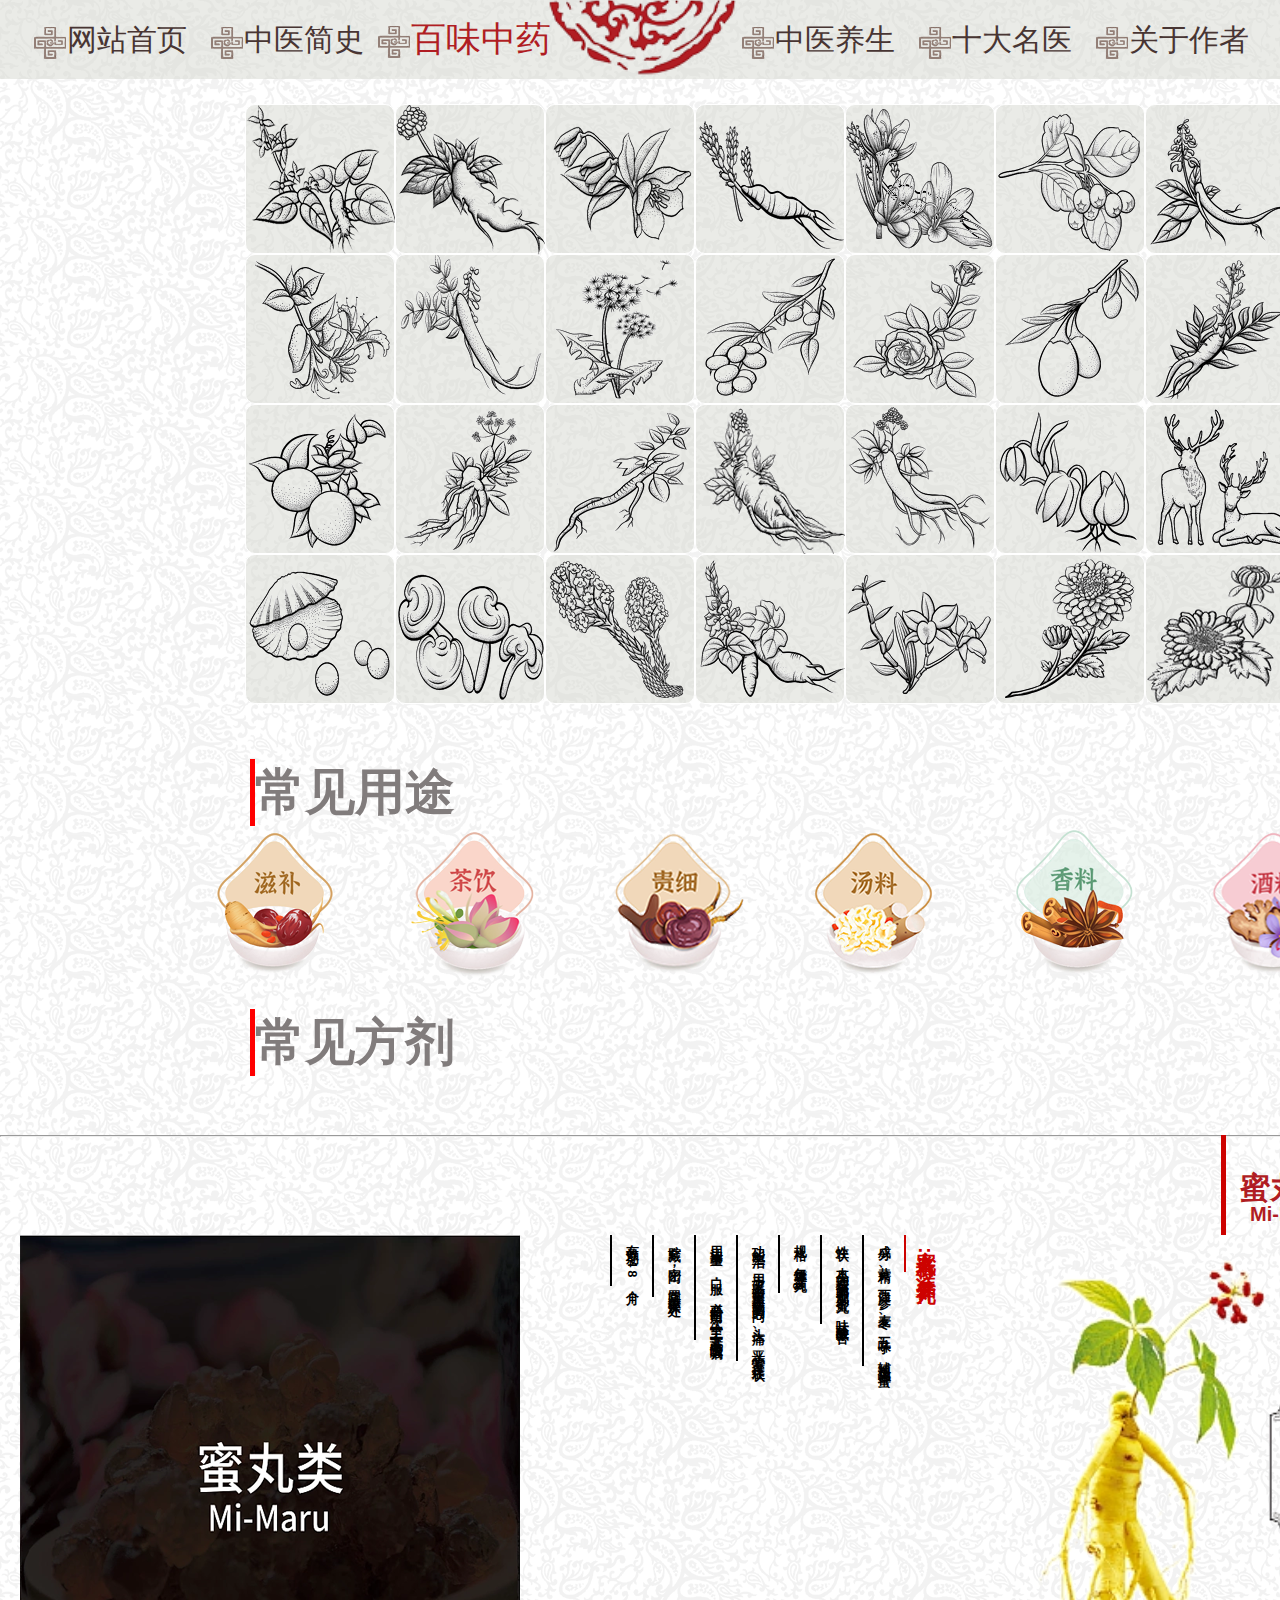
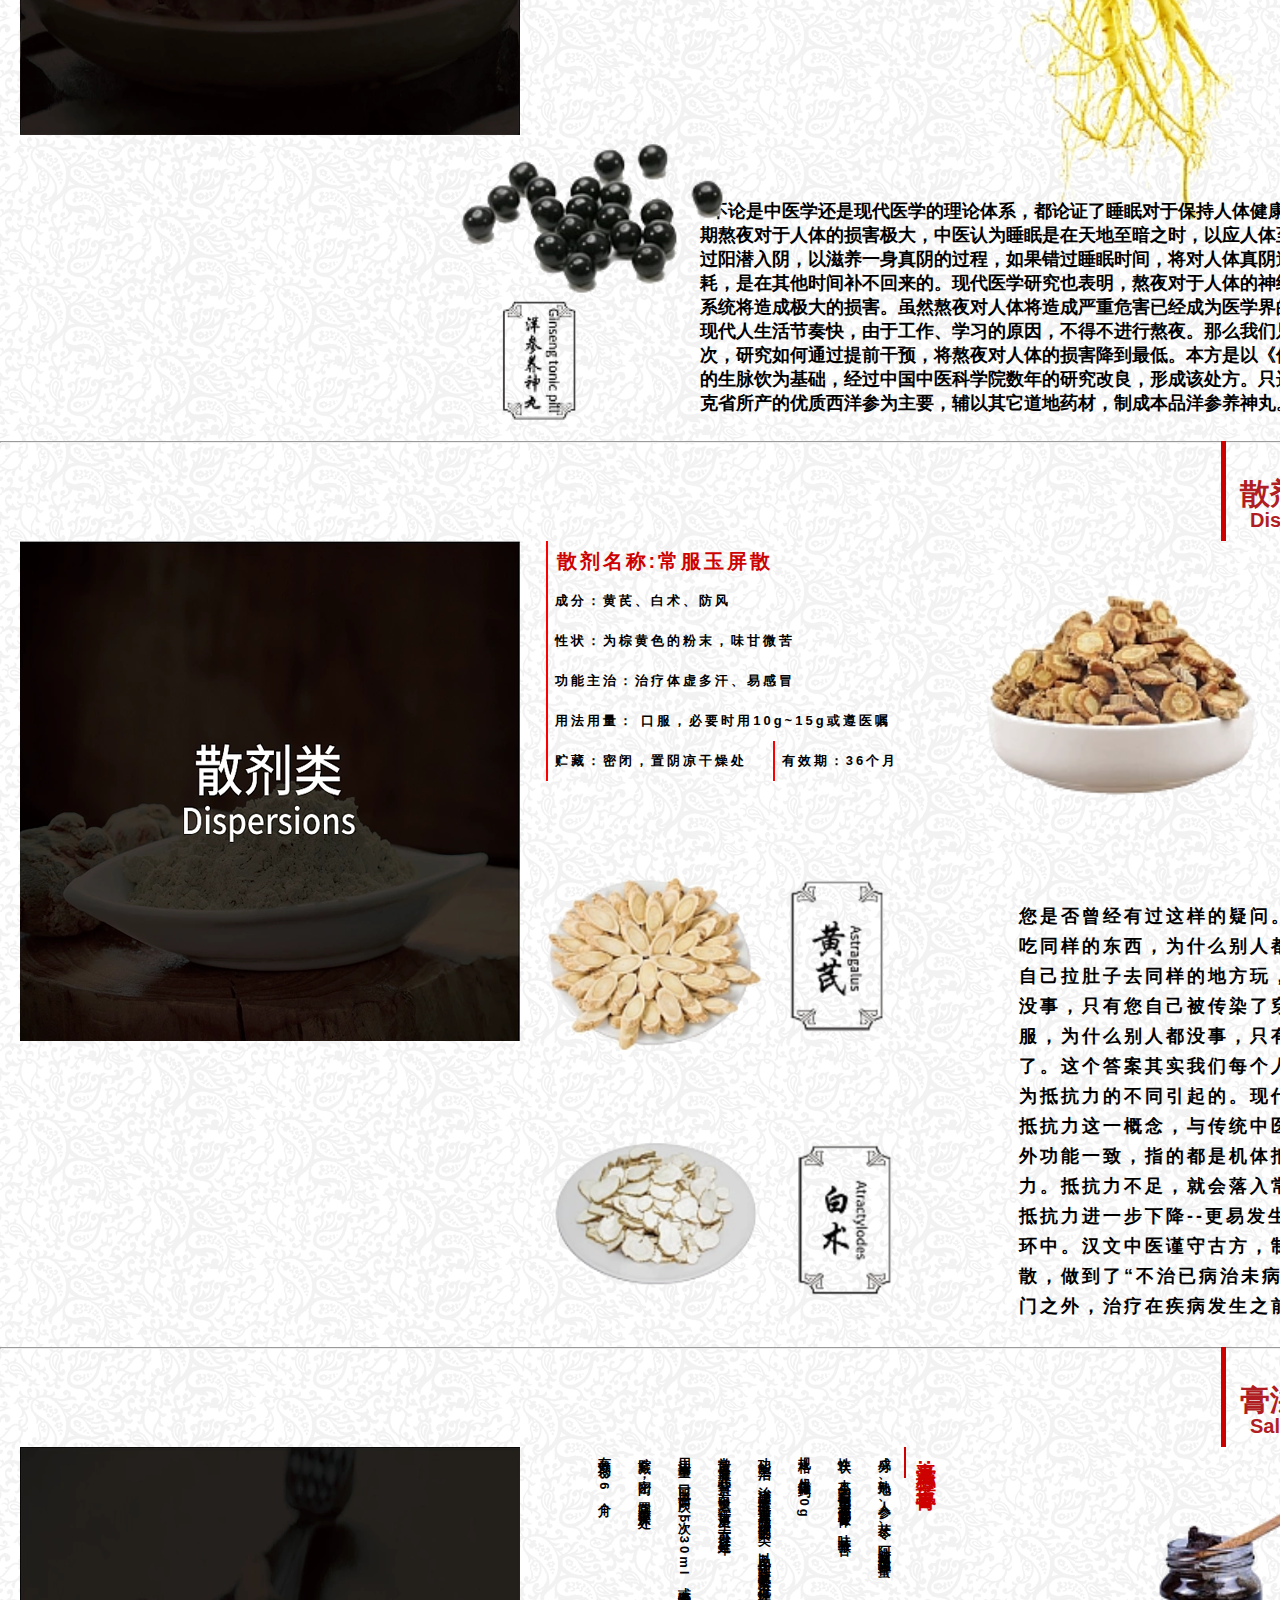
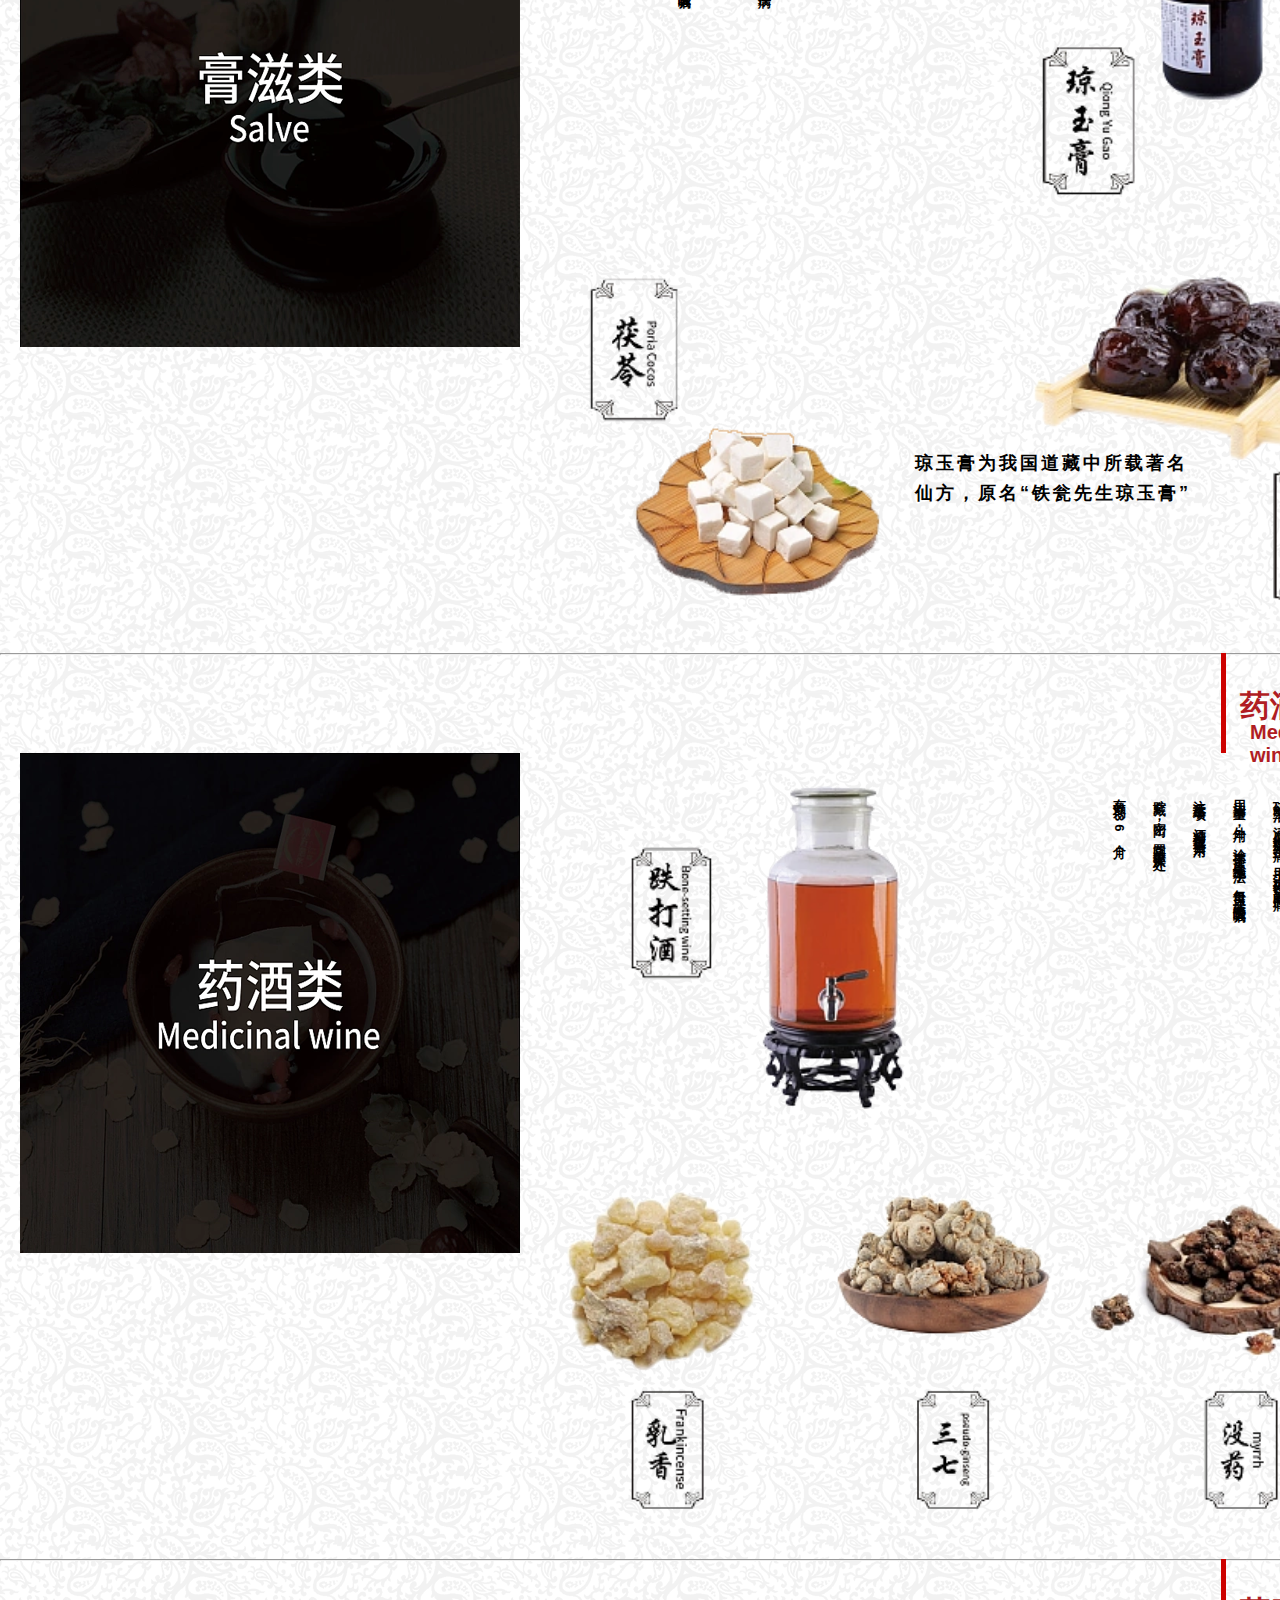
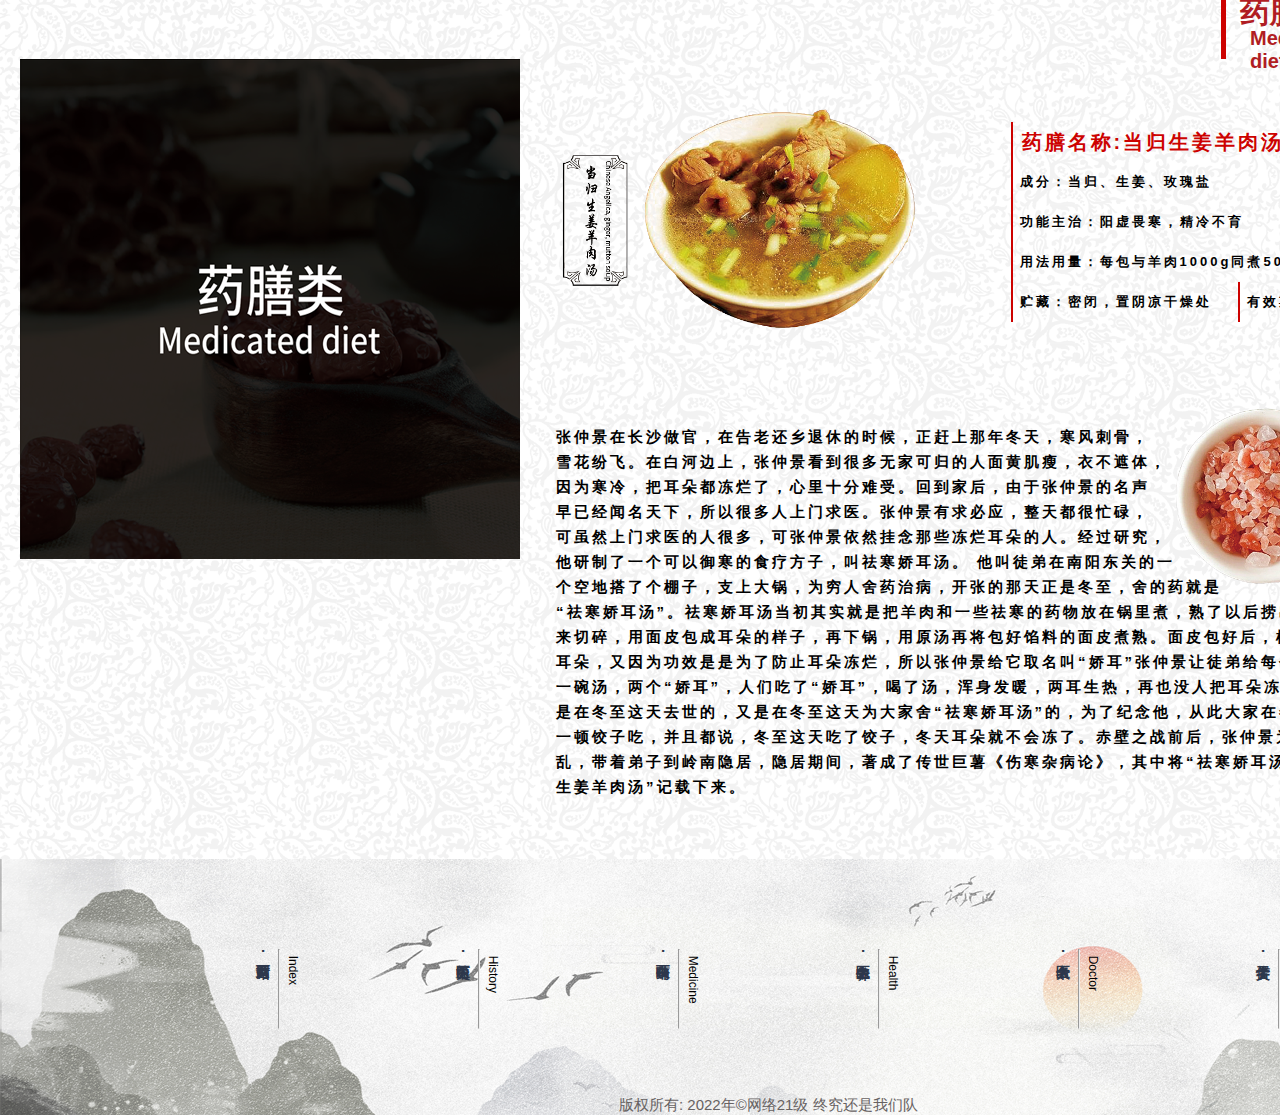
<file: page5.html>
<!DOCTYPE html>
<html lang="en">
<head>
    <meta charset="UTF-8">
    <title>百味中药</title>
    <link rel="stylesheet" href="CSS/common.css">
    <link rel="stylesheet" href="CSS/page5.css">
    <link rel="icon" href="yi.ico">
</head>
<body>
<header class="header ww">
    <div class="menu">
        <ul>
            <li>
                <a href="page1.html"><img src="images/tuten.png" alt="">网站首页</a>
            </li>
            <li>
                <a href="page2.html"><img src="images/tuten.png" alt="">中医简史</a>
            </li>
            <li id="this-li">
                <a href="page5.html"><img src="images/tuten.png" alt="">百味中药</a>
            </li>
            <li>
                <a href="index.html"><img src="images/zhongyiwenhua.png" alt="" id="heart"></a>
            </li>
            <li>
                <a href="page4.html"><img src="images/tuten.png" alt="">中医养生</a>
            </li>
            <li>
                <a href="page3.html"><img src="images/tuten.png" alt="">十大名医</a>
            </li>
            <li>
                <a href="page6.html"><img src="images/tuten.png" alt="">关于作者</a>
            </li>
        </ul>
    </div>
</header>
<nav class="container w">
    <div class="Medicine">
        <div class="row">
            <ul>
                <li>
                    <a href="page404.html"><img src="images/page5/yingyanghuo.png" alt=""
                                                title="淫羊藿：一种小檗科植物，有补肾阳、强筋骨、祛风湿的作用"></a>
                </li>
                <li>
                    <a href="page404.html"><img src="images/page5/sanqi.png" alt=""
                                                title="三七：一种五加科多年生植物，性温、味甘、微苦，有化瘀止血、活血定痛、解毒消肿的功能"></a>
                </li>
                <li>
                    <a href="page404.html"><img src="images/page5/chuanbei.png" alt=""
                                                title="川贝：一种百合科贝母属植物，有镇咳、祛痰、抗溃疡、降低血压的功效"></a>
                </li>
                <li>
                    <a href="page404.html"><img src="images/page5/tianma.png" alt=""
                                                title="天麻：是由植物天麻干燥的块茎所制，有平抑肝阳、息风止痉、祛风、通络的作用"></a>
                </li>
                <li>
                    <a href="page404.html"><img src="images/page5/xihonghua.png" alt=""
                                                title="西红花：又名藏红花，西红花甘而平，入心经和肝经，有活血化瘀、化瘀散结的作用"></a>
                </li>
                <li>
                    <a href="page404.html"><img src="images/page5/shanzha" alt=""
                                                title="山楂：可用于治疗肉食积滞、腹部胀满，其化浊降脂的功效对高脂血症有较好效果"></a>
                </li>
                <li>
                    <a href="page404.html"><img src="images/page5/dans.png" alt=""
                                                title="丹参：本品根茎短粗，顶端有时残留茎基，性质微寒，归心包、心经、肝经，具有活血通经、祛瘀止痛的功效"></a>
                </li>
                <li>
                    <a href="page404.html"><img src="images/page5/jingyinghua.png" alt=""
                                                title="金银花：属于忍冬科植物,可入药，其性寒，味甘，对清热解毒有很好的疗效，适用于各种热性病"></a>
                </li>
                <li>
                    <a href="page404.html"><img src="images/page5/huangqi.png" alt=""
                                                title="黄芪：为豆科黄芪属植物蒙古黄芪，强机体免疫功能、保肝、利尿、抗衰老、抗应激、降压和较广泛的抗菌作用"></a>
                </li>
                <li>
                    <a href="page404.html"><img src="images/page5/pugongy.png" alt=""
                                                title="蒲公英：一种菊科多年生草本植物，具有清热解毒，消肿散结，利尿通淋的功效"></a>
                </li>
                <li>
                    <a href="page404.html"><img src="images/page5/pangdahai.png" alt=""
                                                title="胖大海：一种梧桐科植物，具有清热润肺，利咽开音，润肠通便的功效"></a>
                </li>
                <li>
                    <a href="page404.html"><img src="images/page5/meigui.png" alt=""
                                                title="玫瑰：一种蔷薇科落叶灌木植物，具有行气解郁、活血化瘀、美容养颜的功效"></a>
                </li>
                <li>
                    <a href="page404.html"><img src="images/page5/gouqi.png" alt="" title="枸杞：一种本木植物，具有滋补肝肾、益精明目的功效"></a>
                </li>
                <li>
                    <a href="page404.html"><img src="images/page5/gancaopian.png" alt=""
                                                title="甘草片：一种豆科植物的根茎,具有镇静止咳、清热解毒、补气益脾的功效"></a>
                </li>
                <li>
                    <a href="page404.html"><img src="images/page5/luohanguo.png" alt=""
                                                title="罗汉果：一种葫芦科多年生藤本植物的果实，具有润肺止咳、补充能量的功效"></a>
                </li>
                <li>
                    <a href="page404.html"><img src="images/page5/danggui.png" alt=""
                                                title="当归：一种伞形科植物当归的干燥根，具有补血活血、调经止痛、润肠通便等功效"></a>
                </li>
                <li>
                    <a href="page404.html"><img src="images/page5/dangseng.png" alt=""
                                                title="党参：为桔梗科植物党参、素花党参或川党参的干燥根，具有补中益气、健脾益肺、生津等功效"></a>
                </li>
                <li>
                    <a href="page404.html"><img src="images/page5/xiyangs.png" alt=""
                                                title="西洋参：是五加科人参属多年生草本植物，具有滋阴补气、清热生津、安神的功效"></a>
                </li>
                <li>
                    <a href="page404.html"><img src="images/page5/rens.png" alt=""
                                                title="人参：是五加科、人参属多年生草本植物，具有调节中枢神经系统的功效"></a>
                </li>
                <li>
                    <a href="page404.html"><img src="images/page5/chuanbeimu.png" alt=""
                                                title="川贝母：来源于百合科植物川贝母暗紫贝母、甘肃贝母、梭砂贝母、太白贝母或瓦布贝母的鳞茎，具有润肺化痰、清热散结等功效"></a>
                </li>
                <li>
                    <a href="page404.html"><img src="images/page5/lurong.png" alt=""
                                                title="鹿茸：为鹿科动物梅花鹿或者马鹿的雄鹿未骨化密生茸毛的幼角，具有壮肾阳、益精血、强筋骨、调冲任、托疮毒的功效"></a>
                </li>
                <li>
                    <a href="page404.html"><img src="images/page5/zhenghzufen.png" alt=""
                                                title="珍珠：产于珍珠贝类和珠母贝类软体动物体内，具有安神定惊、清热益阴、明目解毒、收口生肌等功效"></a>
                </li>
                <li>
                    <a href="page404.html"><img src="images/page5/lingzhi.png" alt="" title="灵芝：一种药食同源的多孔菌植物，具有补气安神、止咳平喘的功效"></a>
                </li>
                <li>
                    <a href="page404.html"><img src="images/page5/rousongrong.png" alt=""
                                                title="肉苁蓉：是由管花肉苁蓉、肉苁蓉干燥带鳞叶的肉质茎，具有益精血、补肾阳、通便润肠的作用"></a>
                </li>
                <li>
                    <a href="page404.html"><img src="images/page5/fenge.png" alt=""
                                                title="粉葛：一种豆科葛属植物，是一种多年生落叶藤本，具有解肌退热、生津止渴、升阳止泻等功效"></a>
                </li>
                <li>
                    <a href="page404.html"><img src="images/page5/shi.png" alt=""
                                                title="石斛：是兰科植物金钗石斛和鼓槌石斛的干燥茎，具有清热、生津、利咽、明目、清肝的功效"></a>
                </li>
                <li>
                    <a href="page404.html"><img src="images/page5/kangju.png" alt="" title="杭菊：一种菊科植物，具有疏散风热，平肝明目，清热解毒的功效"></a>
                </li>
                <li>
                    <a href="page404.html"><img src="images/page5/gonju.png" alt=""
                                                title="贡菊：贡菊又名徽菊，采自黄山纯天然野生菊花，具有散风清热、平肝明目、清热解毒的功效"></a>
                </li>
            </ul>
        </div>
    </div>
</nav>
<nav class="title w">
    <div class="title-text">
        <h2>常见用途</h2>
        <nav></nav>
    </div>
    <div class="title-img">
        <ul>
            <li>
                <a href="page404.html"><img src="images/page5/zibu.png" alt="" title="滋补"></a>
            </li>
            <li>
                <a href="page404.html"><img src="images/page5/chaying.png" alt="" title="茶饮"></a>
            </li>
            <li>
                <a href="page404.html"><img src="images/page5/guixi.png" alt="" title="贵细"></a>
            </li>
            <li>
                <a href="page404.html"><img src="images/page5/tanliao.png" alt="" title="汤料"></a>
            </li>
            <li>
                <a href="page404.html"><img src="images/page5/xiangniao.png" alt="" title="香料"></a>
            </li>
            <li>
                <a href="page404.html"><img src="images/page5/jiuliao.png" alt="" title="酒料"></a>
            </li>
        </ul>
    </div>
</nav>
<nav class="title1 w">
    <div class="title-text">
        <h2>常见方剂</h2>
    </div>
</nav>
<nav class="fj-class w">
    <hr>
    <div class="title-sort">
        <h3>蜜丸类</h3>
        <h4>Mi-Maru</h4>
    </div>
</nav>
<nav class="MiMaru w">
    <div class="MM-class">
        <img src="images/page5/MiMaru.png" alt="">
    </div>
    <div class="MM-text1">
        <h3>蜜丸名称:洋参养神丸</h3>
        <h4>成分：黄精、西洋参、麦冬、五味子、辅料为蜂蜜<br></h4>
        <h4>性状：本品为棕黄色的不规则蜜丸，味甘酸微苦<br></h4>
        <h4>规格：每罐含药丸6g<br></h4>
        <h4>功能主治：用于改善由于熬夜导致的胸闷、头痛、恶心等不良症状<br></h4>
        <h4> 用法用量： 口服，必要时用一次二十至三十丸或遵医嘱<br></h4>
        <h4>贮藏：密闭，置阴凉干燥处<br></h4>
        <h4> 有效期：48个月<br></h4>
    </div>
    <div class="MM-img1">
        <img src="images/page5/MM-1.png" alt="">
        <h3>西洋参</h3>
    </div>
    <div class="MM-text2">
        <h3>
            &nbsp&nbsp不论是中医学还是现代医学的理论体系，都论证了睡眠对于保持人体健康的重要性。长期熬夜对于人体的损害极大，中医认为睡眠是在天地至暗之时，以应人体至静之动，是通过阳潜入阴，以滋养一身真阴的过程，如果错过睡眠时间，将对人体真阴造成极大的损耗，是在其他时间补不回来的。现代医学研究也表明，熬夜对于人体的神经系统和心血管系统将造成极大的损害。虽然熬夜对人体将造成严重危害已经成为医学界的重要共识，但现代人生活节奏快，由于工作、学习的原因，不得不进行熬夜。那么我们只能退而求其次，研究如何通过提前干预，将熬夜对人体的损害降到最低。本方是以《伤寒杂病论》中的生脉饮为基础，经过中国中医科学院数年的研究改良，形成该处方。只选用加拿大魁北克省所产的优质西洋参为主要，辅以其它道地药材，制成本品洋参养神丸。
        </h3>
    </div>
    <div class="MM-img2">
        <img src="images/page5/MM-2.png" alt="">
    </div>
</nav>
<nav class="fj-class w">
    <hr>
    <div class="title-sort">
        <h3>散剂类</h3>
        <h4>Dispersions</h4>
    </div>
</nav>
<nav class="Dispersions w">
    <div class="DS-class">
        <img src="images/page5/Dispersions.png" alt="">
    </div>
    <div class="DS-text1">
        <h3>&nbsp散剂名称:常服玉屏散</h3>
        <h4>&nbsp成分：黄芪、白术、防风<br></h4>
        <h4>&nbsp性状：为棕黄色的粉末，味甘微苦<br></h4>
        <h4>&nbsp功能主治：治疗体虚多汗、易感冒<br></h4>
        <h4>&nbsp用法用量： 口服，必要时用10g~15g或遵医嘱<br></h4>
        <h4>&nbsp贮藏：密闭，置阴凉干燥处 &nbsp&nbsp&nbsp<br></h4>
        <h4>&nbsp有效期：36个月<br></h4>
    </div>
    <div class="DS-img1">
        <img src="images/page5/DS-2.png" alt="">
    </div>
    <div class="DS-text2">
        <h3>您是否曾经有过这样的疑问。<br>吃同样的东西，为什么别人都没事，只有您自己拉肚子去同样的地方玩，为什么别人都没事，只有您自己被传染了穿同样少的衣服，为什么别人都没事，只有您自己冻感冒了。这个答案其实我们每个人都知道，是因为抵抗力的不同引起的。现代医学引入所谓抵抗力这一概念，与传统中医所称卫气的卫外功能一致，指的都是机体抵御病邪的能力。抵抗力不足，就会落入常年生病服药--抵抗力进一步下降--更易发生疾病的恶性循环中。汉文中医谨守古方，制成常服玉屏风散，做到了“不治已病治未病”，御敌于国门之外，治疗在疾病发生之前。
        </h3>
    </div>
    <div class="DS-img2">
        <img src="images/page5/DS-1.png" alt="">
    </div>
</nav>
<nav class="fj-class w">
    <hr>
    <div class="title-sort">
        <h3>膏滋类</h3>
        <h4>Salve</h4>
    </div>
</nav>
<nav class="Salve w">
    <div class="SL-class">
        <img src="images/page5/Salve.png" alt="">
    </div>
    <div class="SL-text1">
        <h3>膏滋名称:琼玉膏</h3>
        <h4>成分：熟地、人参、茯苓、阿胶辅料为蜂蜜<br></h4>
        <h4>性状：本品为粽褐色至黑褐色的膏体，味甘微苦<br></h4>
        <h4>规格：每罐约520g<br></h4>
        <h4>功能主治：治疗虚劳症候中辨证属气阴虚损的一类，以及用于预防秋冬季节流行性疾病<br>
            常服可常服开心益智,发白返黑,齿落更生,亦可辟谷延年<br></h4>
        <h4>用法用量：口服一日两次，一次5~30ml或遵医嘱<br></h4>
        <h4>贮藏：密闭，置阴凉干燥处 &nbsp&nbsp&nbsp<br></h4>
        <h4>有效期：36个月<br></h4>
    </div>
    <div class="SL-img1">
        <img src="images/page5/SL-1.png" alt="">
    </div>
    <div class="SL-text2">
        <h3>琼玉膏为我国道藏中所载著名 <br>仙方，原名“铁瓮先生琼玉膏”</h3>
    </div>
    <div class="SL-img2">
        <img src="images/page5/SL-2.png" alt="">
    </div>
</nav>
<nav class="fj-class w">
    <hr>
    <div class="title-sort">
        <h3>药酒类</h3>
        <h4>Medicinal wine</h4>
    </div>
</nav>
<nav class="Medicinal-wine w">
    <div class="MW-class">
        <img src="images/page5/Medicinal-wine.png" alt="">
    </div>
    <div class="MW-text1">
        <h3>药酒名称:跌打酒</h3>
        <h4>成分：川乌&nbsp草乌&nbsp乳香&nbsp没药&nbsp自然铜&nbsp土鳖虫&nbsp续断&nbsp海风藤&nbsp王不留行&nbsp三七<br></h4>
        <h4>功能主治：活血化瘀温经止痛、用于治疗外伤引起的肿痛<br></h4>
        <h4>用法用量：外用，涂抹于患处施手法，每日三次或遵医嘱<br></h4>
        <h4>注意事项：酒精过敏者禁用<br></h4>
        <h4>贮藏：密闭，置阴凉干燥处 <br></h4>
        <h4>有效期：36个月<br></h4>
    </div>
    <div class="MW-img1">
        <img src="images/page5/MW-1.png" alt="">
    </div>
</nav>
<nav class="fj-class w">
    <hr>
    <div class="title-sort">
        <h3>药膳类</h3>
        <h4>Medicinal diet</h4>
    </div>
</nav>
<nav class="Medicinal-diet w">
    <div class="MD-class">
        <img src="images/page5/Medicinal-diet.png" alt="">
    </div>
    <div class="MD-text1">
        <h3>&nbsp药膳名称:当归生姜羊肉汤</h3>
        <h4>&nbsp成分：当归、生姜、玫瑰盐<br></h4>
        <h4>&nbsp功能主治：阳虚畏寒，精冷不育<br></h4>
        <h4>&nbsp用法用量：每包与羊肉1000g同煮50分钟<br></h4>
        <h4>&nbsp贮藏：密闭，置阴凉干燥处 &nbsp&nbsp&nbsp<br></h4>
        <h4>&nbsp有效期：36个月<br></h4>
    </div>
    <div class="MD-img1">
        <img src="images/page5/MD-1.png" alt="">
    </div>
    <div class="MD-text2">
        <h3>张仲景在长沙做官，在告老还乡退休的时候，正赶上那年冬天，寒风刺骨，<br>雪花纷飞。在白河边上，张仲景看到很多无家可归的人面黄肌瘦，衣不遮体，<br>因为寒冷，把耳朵都冻烂了，心里十分难受。回到家后，由于张仲景的名声
            <br>早已经闻名天下，所以很多人上门求医。张仲景有求必应，整天都很忙碌，<br>可虽然上门求医的人很多，可张仲景依然挂念那些冻烂耳朵的人。经过研究，<br>他研制了一个可以御寒的食疗方子，叫祛寒娇耳汤。
            他叫徒弟在南阳东关的一
            <br>个空地搭了个棚子，支上大锅，为穷人舍药治病，开张的那天正是冬至，舍的药就是 <br>“祛寒娇耳汤”。祛寒娇耳汤当初其实就是把羊肉和一些祛寒的药物放在锅里煮，熟了以后捞出 <br>来切碎，用面皮包成耳朵的样子，再下锅，用原汤再将包好馅料的面皮煮熟。面皮包好后，样子像
            <br>耳朵，又因为功效是是为了防止耳朵冻烂，所以张仲景给它取名叫“娇耳”张仲景让徒弟给每个穷人 <br>一碗汤，两个“娇耳”，人们吃了“娇耳”，喝了汤，浑身发暖，两耳生热，再也没人把耳朵冻伤了。张仲景 <br>
            是在冬至这天去世的，又是在冬至这天为大家舍“祛寒娇耳汤”的，为了纪念他，从此大家在冬至这天都要包 <br>一顿饺子吃，并且都说，冬至这天吃了饺子，冬天耳朵就不会冻了。赤壁之战前后，张仲景为了躲避荆州的战 <br>
            乱，带着弟子到岭南隐居，隐居期间，著成了传世巨薯《伤寒杂病论》，其中将“祛寒娇耳汤”改名为“当归 <br>生姜羊肉汤”记载下来。<br></h3>
    </div>
    <div class="MD-img2">
        <img src="images/page5/MD-2.png" alt="">
    </div>
</nav>
<footer class="footer w">
    <img src="images/footer.png" alt="">
    <div class="footer-ul">
        <ul>
            <li>
                <div class="footer-li">
                    <p>&nbsp Index<br></p>
                    <hr>
                    <a href="page1.html"><h3>·网站首页</h3></a>
                </div>
            </li>
            <li>
                <div class="footer-li">
                    <p>&nbsp History<br></p>
                    <hr>
                    <a href="page2.html"><h3>·中医简史</h3></a>
                </div>
            </li>
            <li>
                <div class="footer-li">
                    <p>&nbsp Medicine<br></p>
                    <hr>
                    <a href="page5.html"><h3>·百味中药</h3></a>
                </div>
            </li>
            <li>
                <div class="footer-li">
                    <p>&nbsp Health<br></p>
                    <hr>
                    <a href="page4.html"><h3>·中医养生</h3></a>
                </div>
            </li>
            <li>
                <div class="footer-li">
                    <p>&nbsp Doctor<br></p>
                    <hr>
                    <a href="page3.html"><h3>·十大名医</h3></a>
                </div>
            </li>
            <li>
                <div class="footer-li">
                    <p>&nbsp Author<br></p>
                    <hr>
                    <a href="page6.html"><h3>·关于作者</h3></a>
                </div>
            </li>
        </ul>
    </div>
    <span>版权所有:&nbsp2022年&copy网络21级 终究还是我们队</span>
</footer>
<script src="JS/random.js"></script>
</body>
</html>
</file>
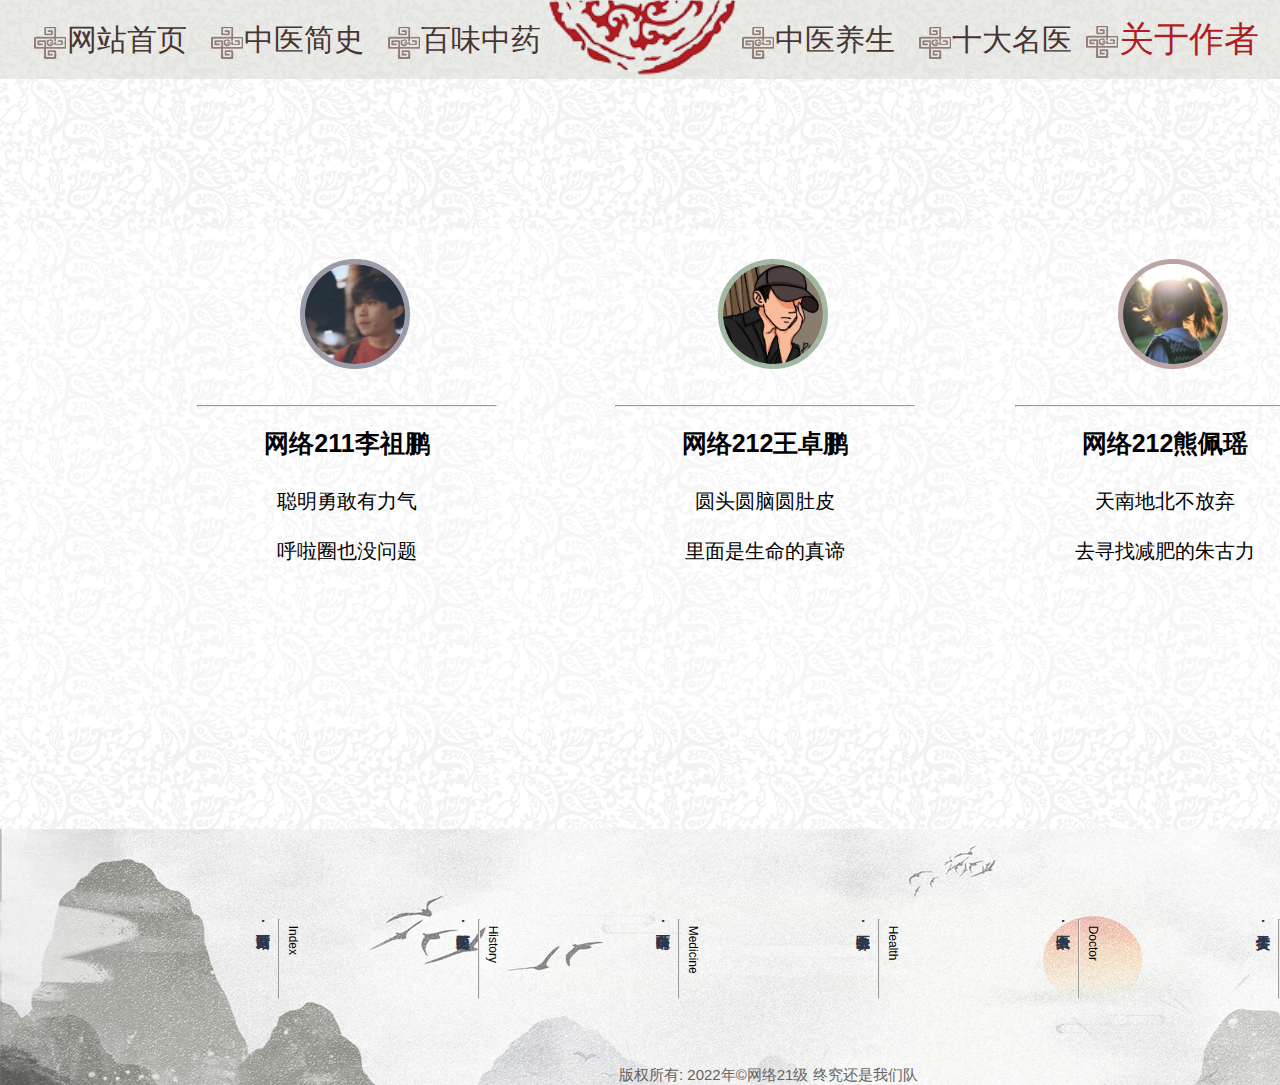
<file: page6.html>
<!DOCTYPE html>
<html lang="en">
<head>
    <meta charset="UTF-8">
    <title>关于作者</title>
    <link rel="stylesheet" href="CSS/common.css">
    <link rel="stylesheet" href="CSS/page6.css">
    <link rel="icon" href="yi.ico">
</head>
<body>
<header class="header ww">
    <div class="menu">
        <ul>
            <li>
                <a href="page1.html"><img src="images/tuten.png" alt="">网站首页</a>
            </li>
            <li>
                <a href="page2.html"><img src="images/tuten.png" alt="">中医简史</a>
            </li>
            <li>
                <a href="page5.html"><img src="images/tuten.png" alt="">百味中药</a>
            </li>
            <li>
                <a href="index.html"><img src="images/zhongyiwenhua.png" alt="" id="heart"></a>
            </li>
            <li>
                <a href="page4.html"><img src="images/tuten.png" alt="">中医养生</a>
            </li>
            <li>
                <a href="page3.html"><img src="images/tuten.png" alt="">十大名医</a>
            </li>
            <li id="this-li">
                <a href="page6.html"><img src="images/tuten.png" alt="">关于作者</a>
            </li>
        </ul>
    </div>
</header>
<nav class="jainju">

</nav>
<nav class="author w">
    <div class="author-1">
        <img src="images/page6/tx1.jpg" alt="" id="tx1">
        <section>
            <hr>
            <br>
            <h1>网络211李祖鹏</h1>
            <br>
            <br>
            <span>聪明勇敢有力气 <br><br>呼啦圈也没问题</span>
        </section>
    </div>
    <div class="author-2">
        <img src="images/page6/tx2.jpg" alt="" id="tx2">
        <section>
            <hr>
            <br>
            <h1>网络212王卓鹏</h1>
            <br>
            <br>
            <span>圆头圆脑圆肚皮<br><br> 里面是生命的真谛</span>
        </section>
    </div>
    <div class="author-3">
        <img src="images/page6/tx3.jpg" alt="" id="tx3">
        <section>
            <hr>
            <br>
            <h1>网络212熊佩瑶</h1>
            <br>
            <br>
            <span>天南地北不放弃<br><br> 去寻找减肥的朱古力</span>
        </section>
    </div>
</nav>
<nav class="fill w"></nav>
<footer class="footer w">
    <img src="images/footer.png" alt="">
    <div class="footer-ul">
        <ul>
            <li>
                <div class="footer-li">
                    <p>&nbsp Index<br></p>
                    <hr>
                    <a href="page1.html"><h3>·网站首页</h3></a>
                </div>
            </li>
            <li>
                <div class="footer-li">
                    <p>&nbsp History<br></p>
                    <hr>
                    <a href="page2.html"><h3>·中医简史</h3></a>
                </div>
            </li>
            <li>
                <div class="footer-li">
                    <p>&nbsp Medicine<br></p>
                    <hr>
                    <a href="page5.html"><h3>·百味中药</h3></a>
                </div>
            </li>
            <li>
                <div class="footer-li">
                    <p>&nbsp Health<br></p>
                    <hr>
                    <a href="page4.html"><h3>·中医养生</h3></a>
                </div>
            </li>
            <li>
                <div class="footer-li">
                    <p>&nbsp Doctor<br></p>
                    <hr>
                    <a href="page3.html"><h3>·十大名医</h3></a>
                </div>
            </li>
            <li>
                <div class="footer-li">
                    <p>&nbsp Author<br></p>
                    <hr>
                    <a href="page6.html"><h3>·关于作者</h3></a>
                </div>
            </li>
        </ul>
    </div>
    <span>版权所有:&nbsp2022年&copy网络21级 终究还是我们队</span>
</footer>
</body>
</html>
</file>
<file: CSS/common.css>
/*初始化*/
body, ol, ul, h1, h2, h3, h4, h5, h6, p, th, td, dl, dd, form, fieldset, legend, input, textarea, select {
    margin: 0;
    padding: 0
}

body {
    font: 12px "宋体", "Arial Narrow", HELVETICA;
    -webkit-text-size-adjust: 100%;
    background-image: url(../images/tangbg.gif);
    overflow: scroll;
    overflow-x: hidden;
}

a {
    color: #2d374b;
    text-decoration: none;
}

a:hover {
    color: #cd0200;
}

em {
    font-style: normal
}

li {
    list-style: none
}

img {
    border: 0;
    vertical-align: middle
}

table {
    border-collapse: collapse;
    border-spacing: 0
}

p {
    word-wrap: break-word
}

/*版心*/
.w {
    width: 1536px;
    margin: 0 auto;
}

.ww {
    margin: 0 auto;
}

/*头部*/
header {
    font-family: "宋体";
    position: relative;
    height: 79px;
    background-color: rgba(214, 215, 208, 0.5);
}

.menu {
    width: 1239px;
    margin: 0 auto;
}

.menu ul li {
    float: left;
    width: 177px;
    height: 79px;
    font-size: 30px;
    line-height: 79px;
    text-align: center;
}

.menu ul li:hover {
    font-size: 35px;
}

.menu ul li a {
    text-decoration: none;
    color: #483533;
}

.menu ul li a:hover {
    color: #b01d23;
}

#heart {
    transform-origin: 50% 50%;
    transform: rotateZ(90deg) translateX(-126px) scale(1.5, 1.5) translateY(0);
    transition: 1s;
}

#heart:hover {
    transition: 1s;
    transform: rotateZ(0deg) translateX(0px) translateY(-40px) scale(0.7, 0.7);
}

/*头部end*/
/*footer start*/
footer {
    height: 256px;
    position: relative;
}

footer img {
    opacity: 0.8;
    position: absolute;
    top: 0;
    z-index: -1;
}

.footer-ul ul {
    width: 1200px;
    height: 100px;
    position: absolute;
    top: 90px;
    left: 100px;
}

.footer-ul ul li {
    float: left;
    height: 80px;
    width: 150px;
    margin-left: 50px;
    writing-mode: vertical-rl;
}

.footer span {
    position: absolute;
    bottom: 0;
    left: 619px;
    font-size: 15px;
    font-family: sans-serif;
    color: #676262;
}
</file>
<file: CSS/index.css>
body {
    overflow-y: hidden;
}

.index-1 {
    position: relative;
    height: 700px;
}

.four {
    position: absolute;
    top: 70px;
    left: 67px;
    width: 1400px;
    height: 600px;

}

canvas {
    width: 100%;
    height: 100%;
    position: fixed;
    top: 0;
    left: 0;
    z-index: -1;
}

.four ul {
    width: 100%;
    height: 100%;
}

.four li {
    height: 600px;
    width: 280px;
    float: left;
}

.four ul li:nth-child(1) {
    opacity: 0.5;
}

.four ul li:nth-child(2) {
    opacity: 1;
}

.four ul li:nth-child(4) {
    opacity: 1;
}

.four ul li:nth-child(5) {
    opacity: 0.5;
}

.four ul li:nth-child(1):hover {
    opacity: 1;
}

.four ul li:nth-child(2):hover {
    opacity: 0.5;
}

.four ul li:nth-child(3):hover p {
    background-color: rgba(214, 215, 208, 0.5);
}

.four ul li:nth-child(4):hover {
    opacity: 0.5;
}

.four ul li:nth-child(5):hover {
    opacity: 1;
}

.four ul li:nth-child(3) {
    position: relative;
    opacity: 1;
}

.four ul li:nth-child(3) img {
    float: left;
}

.ind-text {
    position: absolute;
}

.ind-text h3 {
    writing-mode: vertical-rl;
    width: 30px;
    height: 300px;
    letter-spacing: 30px;
    font-size: 80px;
    color: #ffcf69;
}

.ind-text h3:first-child {
    position: absolute;
    top: 165px;
    left: 160px;
}

.ind-text h3:last-child {
    position: absolute;
    top: 370px;
    left: 160px;
}

.four li:nth-child(3) p {
    position: absolute;
    bottom: 267px;
    border: 1px solid #b01d23;
    font-size: 15px;
    text-align: center;
    line-height: 30px;
    border-radius: 5px;
    left: 116px;
    height: 28px;
    width: 68px;
    z-index: -1;
}

.footer-ul {
    opacity: 0.9;
    height: 50px;
    position: absolute;
    bottom: 70px;
    left: 5px;
}

.footer-ul a {
    color: #b01d23;
}

.footer-ul a:hover {
    color: #ffcf69;
}
</file>
<file: CSS/page1.css>
#this-li {
    font-size: 35px;
}

#this-li a {
    color: #b01d23;
}

#this-li a:hover {
    color: #483533;
}

.nav-carousel {
    height: 666px;
}

.main {
    height: 500px;
    position: relative;
}

.focus {
    position: absolute;
    top: 30px;
    left: 148px;
    width: 1239px;
    height: 601px;
    overflow: hidden;
}

.focus ul li a img {
    width: 1239px;
    height: 601px;
}

.focus ul {
    position: absolute;
    top: 0;
    left: 0;
    width: 600%;
}

.focus ul li {
    float: left;
}

.focus a:hover {
    font-size: 20px;
    color: #b01d23;
    text-decoration: none;
}

.arrow-l,
.arrow-r {
    text-decoration: none;
    display: none;
    position: absolute;
    top: 50%;
    margin-top: -20px;
    width: 24px;
    height: 40px;
    background: rgba(0, 0, 0, .3);
    text-align: center;
    line-height: 40px;
    color: #fff;
    font-size: 18px;
    z-index: 2;
}

.arrow-r {
    right: 0;
}

.circle {
    position: absolute;
    bottom: 10px;
    left: 583px;
}

.circle li {
    float: left;
    width: 8px;
    height: 8px;
    border: 2px solid rgba(255, 255, 255, 0.5);
    margin: 0 3px;
    border-radius: 50%;
    cursor: pointer;
}

.current {
    background-color: #b01d23;
}

.orders {
    height: 150px;
    display: flex;
    justify-content: center;
    align-items: center;
    text-align: center;
}

.order a {
    font-family: Trebuchet MS;
    font-size: 30px;
    color: #483533;
    text-decoration: none;
}

.order a p {
    margin-top: 5px;
}

.order a:hover {
    transition: 0.5s;
    color: #b01d23;
    font-size: 35px;
}

.keyword {
    position: relative;
    width: 1239px;
    height: 550px;
    background: url("../images/page1/keyword.png");
}

/*keyword*/
.circle-big {
    height: 90px;
    width: 90px;
}

.circle-medium {
    height: 70px;
    width: 70px;
}

.circle-small {
    height: 50px;
    width: 50px;
}

.loop {
    float: left;
    background-color: rgba(128, 128, 128, 0.3);
    border-radius: 50%;
    display: flex;
    justify-content: center;
    align-items: center;
    text-align: center;
    font-size: 16px;
}

.loop:hover {
    font-size: 20px;
    background-color: rgba(128, 128, 128, 0.7);
}

.keyword ul li {
    position: absolute;
}

.keyword ul li:first-child {
    top: 217px;
    left: 104px;
}

.keyword ul li:nth-child(2) {
    top: 84px;
    left: 418px;
}

.keyword ul li:nth-child(3) {
    top: 173px;
    left: 597px;
}

.keyword ul li:nth-child(4) {
    top: 39px;
    right: 238px;
}

.keyword ul li:nth-child(5) {
    top: 351px;
    right: 64px;
}

.keyword ul li:nth-child(6) {
    top: 261px;
    left: 309px;
}

.keyword ul li:nth-child(7) {
    top: 441px;
    left: 416px;
}

.keyword ul li:nth-child(8) {
    top: 216px;
    right: 368px;
}

.keyword ul li:nth-child(9) {
    top: 396px;
    right: 261px;
}

.keyword ul li:nth-child(10) {
    top: 95px;
    right: 29px;
}

.keyword ul li:nth-child(11) {
    top: 395px;
    left: 34px;
}

.keyword ul li:nth-child(12) {
    top: 135px;
    left: 253px;
}

.keyword ul li:nth-child(13) {
    top: 428px;
    left: 187px;
}

.keyword ul li:nth-child(14) {
    top: 304px;
    left: 531px;
}

.keyword ul li:nth-child(15) {
    top: 381px;
    right: 501px;
}

.keyword ul li:nth-child(16) {
    top: 93px;
    right: 435px;;
}

.keyword ul li:last-child {
    top: 199px;
    right: 156px;
}

/*keyword_end*/
.history {
    height: 700px;
}

.introduce-word {
    float: left;
    width: 610px;
    height: 629px;
    margin-left: 149px;
}

.introduce-word span {
    height: 629px;
    writing-mode: vertical-rl;
    word-wrap: break-word;
    text-indent: 2em;
    color: #5d5656;
    font-size: 35px;
    line-height: 50px;
    letter-spacing: 3px;

}

.introduce-img {
    float: right;
    position: relative;
    width: 629px;
    height: 629px;
    margin-right: 148px;
}

.introduce-img img {
    position: absolute;
    left: 0;
}

@keyframes Rotate {
    0% {
        transform: rotate(0);
    }
    50% {
        transform: rotate(180deg);
    }
    100% {
        transform: rotate(360deg);
    }
}

#Rotate-img {
    transition: 0.5s;
    animation: Rotate 12s linear infinite;
}

/*history-end*/
.books {
    height: 500px;
    display: flex;
    justify-content: center;
    align-items: center;
}

.card {
    position: relative;
    width: 300px;
    height: 450px;
    margin: 20px;
    background-color: rgba(128, 128, 128, 0.3);
    border-radius: 20px;
    overflow: hidden;
    display: flex;
    flex-direction: column;
    align-items: center;
    color: #000000;
    box-shadow: 0 0 30px rgba(0, 0, 0, 0.5);
    flex-shrink: 0;
}

.card .photo img {
    width: 100%;
    height: 100%;
    object-fit: cover;
}

.card .photo {
    position: absolute;
    top: 0;
    width: 100%;
    height: 100%;
    border-radius: 0;
    overflow: hidden;
    transition: 0.5s;
}

.card:hover .photo {
    top: 30px;
    width: 120px;
    height: 120px;
    border-radius: 50%;
    box-shadow: 0 0 20px rgba(0 0 0 0.8);
}

.card .photo::before {
    content: "";
    position: absolute;
    width: 100%;
    height: 100%;
}

.card h1 {
    color: #fff;
    position: absolute;
    top: 370px;
    transition: 0.5s;
}

.card:hover h1 {
    top: 170px;
    color: #000;
}

.card h2 {
    margin-top: 220px;
    width: 80%;
    border-bottom: 1px solid rgba(255, 255, 255, 0.5);
    font-size: 20px;
    text-align: center;
    margin-bottom: 20px;
    padding-bottom: 20px;
}

.card p {
    width: 90%;
    text-indent: 32px;
    font-size: 16px;
    margin-bottom: 15px;
    line-height: 30px;
}

.card a {
    font-size: 14px;
    color: rgba(48, 42, 42, 0.8);
    border: 1px solid rgba(255, 255, 255, 0.5);
    padding: 8px 32px;
    border-radius: 8px;
}

.card a:hover {
    color: #b01d23;
    background-color: rgba(255, 255, 255, 0.2);
}

/*books-card end*/
.Materia-Medica {
    height: 700px;
}

.Materia-Medica-word {
    float: right;
    width: 610px;
    height: 629px;
    margin-right: 149px;
}

.Materia-Medica span {
    height: 629px;
    word-wrap: break-word;
    text-indent: 2em;
    color: #5d5656;
    font-size: 35px;
    line-height: 50px;
    letter-spacing: 3px;
}

.Materia-Medica-img {
    float: left;
    position: relative;
    width: 629px;
    height: 629px;
    margin-left: 148px;
}

.Materia-Medica-img img {
    position: absolute;
    top: 3px;
    left: -26px;
}

/*end*/
.author {
    position: relative;
    height: 500px;
    background-color: rgba(255, 255, 255, 0.3);
}

.author-1 {
    position: absolute;
    top: 0;
    left: 150px;
    width: 400px;
    height: 400px;
}

.author-1 #tx1 {
    height: 100px;
    width: 100px;
    border-radius: 50%;
    position: absolute;
    top: 30px;
    left: 150px;
    border: 1px solid rgba(57, 57, 88, 0.5);
}

.author-1 section {
    width: 300px;
    height: 230px;
    position: absolute;
    top: 170px;
    left: 47px;
    text-align: center;
}

.author-2 {
    position: absolute;
    top: 0;
    left: 568px;
    width: 400px;
    height: 400px;
}

.author-2 #tx2 {
    height: 100px;
    width: 100px;
    border-radius: 50%;
    position: absolute;
    top: 30px;
    left: 150px;
    border: 1px solid rgba(57, 57, 88, 0.5);
}

.author-2 section {
    width: 300px;
    height: 230px;
    position: absolute;
    top: 170px;
    left: 47px;
    text-align: center;
}

.author-3 {
    position: absolute;
    top: 0;
    left: 968px;
    width: 400px;
    height: 400px;
}

.author-3 #tx3 {
    height: 100px;
    width: 100px;
    border-radius: 50%;
    position: absolute;
    top: 30px;
    left: 150px;
    border: 1px solid rgba(57, 57, 88, 0.5);
}

.author-3 section {
    width: 300px;
    height: 230px;
    position: absolute;
    top: 170px;
    left: 47px;
    text-align: center;
}


.author-1:hover #tx1 {
    border: 5px solid rgba(57, 57, 88, 0.5);
    transition: 1s;
    height: 120px;
    width: 120px;
    left: 140px;
}

.author-2:hover #tx2 {
    border: 5px solid rgba(71, 117, 71, 0.5);
    transition: 1s;
    height: 120px;
    width: 120px;
    left: 140px;
}

.author-3:hover #tx3 {
    border: 5px solid rgba(122, 77, 77, 0.5);
    transition: 1s;
    height: 120px;
    width: 120px;
    left: 140px;
}


.author h1 {
    font-size: 25px;
}

.author span {
    font-size: 20px;
}

.author #introduction {
    position: absolute;
    top: 380px;
    left: 200px;
}

/*end*/
</file>
<file: CSS/page2.css>
#this-li {
    font-size: 35px;
}

#this-li a {
    color: #b01d23;
}

#this-li a:hover {
    color: #483533;
}

.History-Medicine {
    height: 5900px;
    position: relative;
}

.dynasty-name {
    position: sticky;
    left: 20px;
    top: 20px;
    width: 70px;
    height: 700px;
    border-radius: 10px;
    background-color: rgba(214, 215, 208, 0.5);
    z-index: 3;
    float: left;
}
.dynasty-name ul {
    position: relative;
}
.dynasty-name ul li {
    width: 100%;
    height: 43.75px;
    text-align: center;
    line-height: 43.75px;
    background-color: transparent;
}

.dynasty-name #li-15 {
    width: 43.75px;
    height: 43.75px;
    position: absolute;
    bottom: -43.75px;
    left: 12px;
    line-height: 43.75px;
    background-color: transparent;
}

.dynasty-name ul li a {
    font-size: 18px;
    color: #483533;
}

.dynasty-name ul li a:hover {
    font-size: 21px;
    color: #000;
}

/*图片*/
.picture {
    position: relative;
    width: 1368px;
    height: 600px;
    margin-top: 30px;
    border-radius: 70px;
    background-color: rgba(214, 215, 208, 0.3);
}

.picture .picture-img {
    height: 640px;
    width: 500px;
    position: absolute;
    top: -17px;
    left: 431px;
}


.picture .picture-text1 {
    height: 640px;
    width: 320px;
    border-radius: 5px;
    position: absolute;
    top: 80px;
    right: 128px;
}

.picture .picture-text2 {
    height: 640px;
    width: 300px;
    border-radius: 5px;
    position: absolute;
    top: 105px;
    left: 128px;
}
.picture strong {
    font-size: 40px;
    font-family: 华文楷体;
    color: #a84c2b;
}
.picture i {
    color: #a84c2b;
    font-family: 华文楷体;
    font-size: 25px;
}
.picture p {
    font-size: 20px;
    text-indent: 2em;
    line-height: 30px;
    font-family: 楷体;
    font-weight: 700;
    color: rgb(122, 117, 117);
}

.feature {
    position: relative;
    height: 177px;
}

.text-img {
    position: absolute;
    top: 0;
    left: 470px;
}

.point {
    position: relative;
    height: 805px;
}

.point .point-text {
    height: 800px;
    width: 1400px;
    position: absolute;
    top: 0;
    left: 50px;
}

.point .point-text ul li {
    float: left;
    margin-left: 50px;
    width: 300px;
    height: 800px;
    position: relative;
}

.point-text ul li .point-NO {
    position: absolute;
    top: 10px;
    left: 100px;
}

.point-text ul li .point-word {
    width: 100px;
    height: 191px;
    position: absolute;
    top: 102px;
    left: 95px;
}

.point-text ul li .point-word h3 {
    position: absolute;
    top: 0;
    left: 20px;
    color: #000;
    font-size: 30px;
    writing-mode: vertical-rl;
}

.point-text ul li .point-word h5 {
    position: absolute;
    top: 70px;
    left: 0;
    color: #000;
    font-size: 20px;
    writing-mode: vertical-rl;
}

.point-text ul li .point-img {
    height: 500px;
    width: 300px;
    position: absolute;
    bottom: 0;
}

.point-img .img {
    height: 300px;
    width: 300px;
    border-radius: 50%;
    position: absolute;
    top: 20px;
    left: 30px;
    z-index: 1;
}

.point-img .img img {
    border-radius: 50%;
    height: 250px;
    width: 250px;
}

 @-webkit-keyframes Rotate {
    0% {
        transform: rotate(360deg);
    }
    50% {
        transform: rotate(180deg);
    }
    100% {
        transform: rotate(0);
    }
}

.point-img .img:hover img {
    transition: 0.5s;
    animation: Rotate 5s linear infinite;
}

.point-img .bg {
    height: 350px;
    width: 300px;
    opacity: 0.3;
    position: absolute;
    bottom: 0;
}

.point .xian {
    height: 5px;
    width: 1350px;
    background-color: #ff6067;
    position: absolute;
    bottom: 0;
    left: 100px;
}

.jianju {
    height: 70px;
}

/*end*/
.sun {
    height: 300px;
    position: relative;
}

.sun img {
    position: absolute;
    top: 12px;
    left: 252px;
}

.develop {
    position: relative;
    height: 177px;
}

/*end*/
.dynasty-summary {
    position: absolute;
    left: 100px;
    width: 1340px;
    height: 5900px;
}

.timeline {
    background-color: #b01d23;
    height: 100%;
    width: 2px;
    position: absolute;
    right: 950px;
}

/*common start*/
.dynasty-img {
    height: 100px;
    width: 100px;
    border-radius: 50%;
    position: absolute;
    left: 150px;
    top: 11px;
}

.dynasty-title {
    height: 25px;
    width: 85px;
    position: absolute;
    left: 275px;
    top: 45px;
    font-size: 20px;
    text-align: center;
    line-height: 25px;
}

.dynasty-text {
    position: absolute;
    left: 426px;
    top: 48px;
    font-size: 15px;
}

.dynasty-summary a {
    color: #cb4c4c;
}

.dynasty-summary a:hover {
    text-decoration: underline;
}

/*end*/
.ancient {
    height: 400px;
    position: relative;
}

.ancient p {
    height: 20px;
    width: 95px;
    background-color: #b01d23;
    font-size: 15px;
    line-height: 20px;
    text-align: center;
    color: white;
    border-radius: 3px;
    position: absolute;
    bottom: 150px;
    left: 295px;
}

.ancient a {
    height: 20px;
    width: 95px;
    background-color: #b01d23;
    font-size: 15px;
    line-height: 20px;
    text-align: center;
    color: white;
    border-radius: 3px;
    position: absolute;
    bottom: 138px;
    left: 384px;
}

.ancient #shennong {
    height: 150px;
    width: 300px;
    position: absolute;
    bottom: 25px;
    left: 510px;
    border-radius: 5px;
}

.xia {
    height: 130px;
    position: relative;
}

.shang {
    height: 160px;
    position: relative;
}

.zhou {
    height: 115px;
    position: relative;
}

.chunqiu {
    height: 356px;
    position: relative;
}

.chunqiu .books {
    height: 150px;
    width: 813px;
    position: absolute;
    bottom: 0;
    right: 100px;
}

.qinhan {
    height: 550px;
    position: relative;
}

.qinhan .books {
    height: 150px;
    width: 813px;
    position: absolute;
    bottom: 0;
    right: 100px;
}

.qinhan .books img {
    float: left;
    margin-left: 20px;
}

.sanguo {
    height: 200px;
    position: relative;
}

.nanbeichao {
    height: 150px;
    position: relative;
}

.suitang {
    height: 440px;
    position: relative;
}

.song {
    height: 640px;
    position: relative;
}

.yuan {
    height: 380px;
    position: relative;
}

.ming {
    height: 490px;
    position: relative;
}

.qing {
    height: 560px;
    position: relative;
}

.minguo {
    height: 400px;
    position: relative;
}

.China {
    height: 600px;
    position: relative;
}
</file>
<file: CSS/page3.css>
#this-li {
    font-size: 35px;
}

#this-li a {
    color: #b01d23;
}

#this-li a:hover {
    color: #483533;
}

/**/
.wrap {
    width: 1150px;
    overflow: hidden;
    margin: 30px auto;
}

.wrap > div {
    width: 190px;
    height: 190px;
    border: 10px solid rgba(0, 0, 0, 0.6);
    position: relative;
    overflow: hidden;
    float: left;
    margin: 20px 10px;
    border-radius: 5px;
}

.wrap > div, .info {
    -webkit-transition: all 0.5s ease;
    -moz-transition: all 0.5s ease;
    -ms-transition: all 0.5s ease;
    -o-transition: all 0.5s ease;
    transition: all 0.5s ease;
}

.wrap > div:hover {
    border-color: rgba(128, 128, 128, 0.6);
}

.info {
    position: absolute;
    top: 0;
    left: 0;
    width: 190px;
    height: 190px;
    background: rgba(255, 0, 0, 0);
    -webkit-transform-origin: right bottom;
    -o-transform-origin: right bottom;
    -moz-transform-origin: right bottom;
    -ms-transform-origin: right bottom;
    transform-origin: right bottom;
    -webkit-transform: rotate(90deg);
    -o-transform: rotate(90deg);
    -moz-transform: rotate(90deg);
    -ms-transform: rotate(90deg);
    -webkit-transform: rotate(90deg);
    transform: rotate(90deg);
}

.wrap > div:hover .info {
    -webkit-transform: rotate(0deg);
    -moz-transform: rotate(0deg);
    -o-transform: rotate(0deg);
    -ms-transform: rotate(0deg);
    transform: rotate(0deg);
    background: rgba(128, 128, 128, 0.3);
}

.info p {
    text-align: center;
    color: #ffffff;
}

.info > a {
    margin: 50px auto 0;
    display: block;
    width: 80px;
    height: 30px;
    border-radius: 6px;
    background-color: rgba(128, 128, 128, 0.7);
    color: white;
    font-size: 15px;
    line-height: 30px;
    text-align: center;
}

.name {
    font-size: 24px;
    margin-top: 20px;
}

.desc {
    font-size: 12px;
    margin-top: 20px;
}

.fill {
    height: 100px;
}

.introduce strong {
    font-size: 25px;
}

p.introduce-p1 {
    font-family: 楷体;
    color: #916c77;
    font-size: 18px;
    line-height: 22px;
}

p.introduce-p {
    font-family: 楷体;
    color: #353935;
    font-size: 18px;
    line-height: 22px;
}

.introduce hr {
    width: 75%;
}

.introduce {
    height: auto;
}

/*start*/
.introduce1 {
    position: relative;
    width: 1000px;
    height: 320px;
    border: 0 solid;
    margin-top: 10px;
}

.introduce1_img {
    width: 210px;
    height: 250px;
    position: absolute;
    top: 20px;
    left: 190px;
    border: 5px solid rgba(214, 215, 208, 0.5);
}

.introduce1_img img {
    border: 5px solid rgba(112, 114, 105, 0.9);
}

.introduce1_img h2 {
    height: 35px;
    border: 5px solid rgba(112, 114, 105, 0.9);
    border-top: 0;
    font-size: 27px;
    text-align: center;
}

.introduce1_content {
    width: 900px;
    height: 300px;
    position: absolute;
    top: 42px;
    left: 430px;
    border: 0 solid;
    margin-right: 10px;
}

/*end*/
/*start*/
.introduce2 {
    position: relative;
    width: 1000px;
    height: 320px;
    border: 0 solid;
    margin-top: 10px;
}

.introduce2_img {
    width: 210px;
    height: 250px;
    position: absolute;
    top: 20px;
    left: 190px;
    border: 5px solid rgba(214, 215, 208, 0.5);
}

.introduce2_img img {
    border: 5px solid rgba(112, 114, 105, 0.9);
}

.introduce2_img h2 {
    height: 35px;
    border: 5px solid rgba(112, 114, 105, 0.9);
    border-top: 0;
    font-size: 27px;
    text-align: center;
}

.introduce2_content {
    width: 900px;
    height: 300px;
    position: absolute;
    top: 42px;
    left: 430px;
    border: 0 solid;
    margin-right: 10px;
}

/*end*/
/*start*/
.introduce3 {
    position: relative;
    width: 1000px;
    height: 320px;
    border: 0 solid;
    margin-top: 10px;
}

.introduce3_img {
    width: 210px;
    height: 250px;
    position: absolute;
    top: 20px;
    left: 190px;
    border: 5px solid rgba(214, 215, 208, 0.5);
}

.introduce3_img img {
    border: 5px solid rgba(112, 114, 105, 0.9);
}

.introduce3_img h2 {
    height: 35px;
    border: 5px solid rgba(112, 114, 105, 0.9);
    border-top: 0;
    font-size: 27px;
    text-align: center;
}

.introduce3_content {
    width: 900px;
    height: 300px;
    position: absolute;
    top: 42px;
    left: 430px;
    border: 0 solid;
    margin-right: 10px;
}

/*end*/
/*start*/
.introduce4 {
    position: relative;
    width: 1000px;
    height: 320px;
    border: 0 solid;
    margin-top: 10px;
}

.introduce4_img {
    width: 210px;
    height: 250px;
    position: absolute;
    top: 20px;
    left: 190px;
    border: 5px solid rgba(214, 215, 208, 0.5);
}

.introduce4_img img {
    border: 5px solid rgba(112, 114, 105, 0.9);
}

.introduce4_img h2 {
    height: 35px;
    border: 5px solid rgba(112, 114, 105, 0.9);
    border-top: 0;
    font-size: 27px;
    text-align: center;
}

.introduce4_content {
    width: 900px;
    height: 300px;
    position: absolute;
    top: 42px;
    left: 430px;
    border: 0 solid;
    margin-right: 10px;
}

/*end*/
/*start*/
.introduce5 {
    position: relative;
    width: 1000px;
    height: 320px;
    border: 0 solid;
    margin-top: 10px;
}

.introduce5_img {
    width: 210px;
    height: 250px;
    position: absolute;
    top: 20px;
    left: 190px;
    border: 5px solid rgba(214, 215, 208, 0.5);
}

.introduce5_img img {
    border: 5px solid rgba(112, 114, 105, 0.9);
}

.introduce5_img h2 {
    height: 35px;
    border: 5px solid rgba(112, 114, 105, 0.9);
    border-top: 0;
    font-size: 27px;
    text-align: center;
}

.introduce5_content {
    width: 900px;
    height: 300px;
    position: absolute;
    top: 42px;
    left: 430px;
    border: 0 solid;
    margin-right: 10px;
}

/*end*/
/*start*/
.introduce6 {
    position: relative;
    width: 1000px;
    height: 320px;
    border: 0 solid;
    margin-top: 10px;
}

.introduce6_img {
    width: 210px;
    height: 250px;
    position: absolute;
    top: 20px;
    left: 190px;
    border: 5px solid rgba(214, 215, 208, 0.5);
}

.introduce6_img img {
    border: 5px solid rgba(112, 114, 105, 0.9);
}

.introduce6_img h2 {
    height: 35px;
    border: 5px solid rgba(112, 114, 105, 0.9);
    border-top: 0;
    font-size: 27px;
    text-align: center;
}

.introduce6_content {
    width: 900px;
    height: 300px;
    position: absolute;
    top: 42px;
    left: 430px;
    border: 0 solid;
    margin-right: 10px;
}

/*end*/
/*start*/
.introduce7 {
    position: relative;
    width: 1000px;
    height: 320px;
    border: 0 solid;
    margin-top: 10px;
}

.introduce7_img {
    width: 210px;
    height: 250px;
    position: absolute;
    top: 20px;
    left: 190px;
    border: 5px solid rgba(214, 215, 208, 0.5);
}

.introduce7_img img {
    border: 5px solid rgba(112, 114, 105, 0.9);
}

.introduce7_img h2 {
    height: 35px;
    border: 5px solid rgba(112, 114, 105, 0.9);
    border-top: 0;
    font-size: 27px;
    text-align: center;
}

.introduce7_content {
    width: 900px;
    height: 300px;
    position: absolute;
    top: 42px;
    left: 430px;
    border: 0 solid;
    margin-right: 10px;
}

/*end*/
/*start*/
.introduce8 {
    position: relative;
    width: 1000px;
    height: 320px;
    border: 0 solid;
    margin-top: 10px;
}

.introduce8_img {
    width: 210px;
    height: 250px;
    position: absolute;
    top: 20px;
    left: 190px;
    border: 5px solid rgba(214, 215, 208, 0.5);
}

.introduce8_img img {
    border: 5px solid rgba(112, 114, 105, 0.9);
}

.introduce8_img h2 {
    height: 35px;
    border: 5px solid rgba(112, 114, 105, 0.9);
    border-top: 0;
    font-size: 27px;
    text-align: center;
}

.introduce8_content {
    width: 900px;
    height: 300px;
    position: absolute;
    top: 42px;
    left: 430px;
    border: 0 solid;
    margin-right: 10px;
}

/*end*/
/*start*/
.introduce9 {
    position: relative;
    width: 1000px;
    height: 320px;
    border: 0 solid;
    margin-top: 10px;
}

.introduce9_img {
    width: 210px;
    height: 250px;
    position: absolute;
    top: 20px;
    left: 190px;
    border: 5px solid rgba(214, 215, 208, 0.5);
}

.introduce9_img img {
    border: 5px solid rgba(112, 114, 105, 0.9);
}

.introduce9_img h2 {
    height: 35px;
    border: 5px solid rgba(112, 114, 105, 0.9);
    border-top: 0;
    font-size: 27px;
    text-align: center;
}

.introduce9_content {
    width: 900px;
    height: 300px;
    position: absolute;
    top: 42px;
    left: 430px;
    border: 0 solid;
    margin-right: 10px;
}

/*end*/
/*start*/
.introduce10 {
    position: relative;
    width: 1000px;
    height: 320px;
    border: 0 solid;
    margin-top: 10px;
}

.introduce10_img {
    width: 210px;
    height: 250px;
    position: absolute;
    top: 20px;
    left: 190px;
    border: 5px solid rgba(214, 215, 208, 0.5);
}

.introduce10_img img {
    border: 5px solid rgba(112, 114, 105, 0.9);
}

.introduce10_img h2 {
    height: 35px;
    border: 5px solid rgba(112, 114, 105, 0.9);
    border-top: 0;
    font-size: 27px;
    text-align: center;
}

.introduce10_content {
    width: 900px;
    height: 300px;
    position: absolute;
    top: 42px;
    left: 430px;
    border: 0 solid;
    margin-right: 10px;
}

/*end*/
</file>
<file: CSS/page4.css>
#this-li {
    font-size: 35px;
}

#this-li a {
    color: #b01d23;
}

#this-li a:hover {
    color: #483533;
}

.celebrity {
    height: 700px;
    position: relative;
}
.fill {
    height: 100px;
}
.container {
    width: 100vw;
    max-width: 1317px;
    height: 550px;
    background-color: rgba(214, 215, 208, 0.5);
    border-radius: 25px;
    box-shadow: 0 15px 50px rgba(0, 0, 0, 0.1);
    position: absolute;
    top: 50px;
    left: 105px;
}

.card {
    display: flex;
    align-items: center;
    width: 100%;
    height: 540px;
    padding-left: 30px;
    position: absolute;
    overflow: hidden;
}

.card .img {
    width: 400px;
    height: 400px;
    border-radius: 20px;
    overflow: hidden;
    flex-shrink: 0;
    box-shadow: 0 10px 50px rgba(0, 0, 0, 0.1);
}

.card .img img {
    width: 100%;
    height: 100%;
    opacity: 0;
    transition: 0.6s;
}

#slide_1:checked ~ .card-1 img,
#slide_2:checked ~ .card-2 img,
#slide_3:checked ~ .card-3 img,
#slide_4:checked ~ .card-4 img,
#slide_5:checked ~ .card-5 img {
    opacity: 1;
    transition-delay: 0.2s;
}

.card .content {
    flex: 1;
    padding: 0 30px 0 35px;
    position: relative;
    left: 50px;
    opacity: 0;
    transition: 0.6s;
}

#slide_1:checked ~ .card-1 .content,
#slide_2:checked ~ .card-2 .content,
#slide_3:checked ~ .card-3 .content,
#slide_4:checked ~ .card-4 .content,
#slide_5:checked ~ .card-5 .content {
    opacity: 1;
    left: 0;
    transition-delay: 0.3s;
}

.card .title {
    font-size: 45px;
    font-weight: 700;
    margin-bottom: 20px;
}

.card .text {
    font-size: 20px;
    color: #302f2f;
    text-align: justify;
    margin-bottom: 25px;
    margin-right: 25px;
}

.card a {
    padding: 13px 20px;
    background-color: #000;
    color: #fff;
    text-decoration: none;
    border-radius: 50px;
    letter-spacing: 1px;
    font-weight: 600;
    box-shadow: 0 10px 50px rgba(0, 0, 0, 0.2);
    float: right;
    margin-right: 40px;
    margin-bottom: 0;
}

.slider {
    position: absolute;
    bottom: 25px;
    left: 55%;
    transform: translateX(-50%);
    z-index: 1;
}

.slider .slide {
    width: 50px;
    height: 10px;
    background-color: rgba(255, 255, 255, 0.7);
    display: inline-flex;
    margin: 0 3px;
    border-radius: 5px;
    cursor: pointer;
    position: relative;
    overflow: hidden;
}

.slider .slide::before {
    content: "";
    width: 0;
    height: 100%;
    background-color: #000;
    border-right: 5px;
    position: absolute;
    left: 0;
    top: 0;
    transform: scaleX(0);
    transition: transform 0.6s;
}

#slide_1:checked ~ .slider .slider-1::before,
#slide_2:checked ~ .slider .slider-2::before,
#slide_3:checked ~ .slider .slider-3::before,
#slide_4:checked ~ .slider .slider-4::before,
#slide_5:checked ~ .slider .slider-5::before {
    width: 100%;
    transform: scaleX(1);
}

.fill {
    height: 50px;
}

/**/
.videos .video1,
.videos .video2,
.videos .video3,
.videos .video4,
.videos .video5 {
    height: 600px;
    background-color: rgba(214, 215, 208, 0.5);
    border-radius: 70px 70px 70px 70px;
}

.videos .video6 {
    height: 600px;
    background-color: rgba(214, 215, 208, 0.5);
    border-radius: 70px 70px 0 0;
}

.videos .video1 div,
.videos .video2 div,
.videos .video3 div,
.videos .video4 div,
.videos .video5 div,
.videos .video6 div {
    text-align: center;
    font-size: 50px;
    line-height: 150px;
    font-family: 楷体;
    font-weight: 900;
    color: rgb(255, 255, 255);
    text-shadow: 3px 3px 5px black;
}

.videos .video1 iframe,
.videos .video2 iframe,
.videos .video3 iframe,
.videos .video5 iframe,
.videos .video6 iframe {
    border: 10px solid rgba(74, 78, 74, 0.8);
    margin-left: 50px;
    border-radius: 5px;
    width: 800px;
    height: 400px;
    float: left;
}

.videos .video4 iframe {
    border: 10px solid rgba(195, 196, 180, 0.7);
    width: 800px;
    height: 400px;
    border-radius: 5px;
    float: left;
}

.videos .video1 p,
.videos .video4 p {
    margin-top: 100px;
    margin-left: 50px;
    margin-right: 50px;
    width: 470px;
    height: 305px;
    float: left;
    font-size: 20px;
    text-indent: 2em;
    line-height: 30px;
    font-family: 仿宋;
    font-weight: 700;
    color: rgb(172, 85, 54);
}

.videos .video2 p,
.videos .video3 p,
.videos .video5 p,
.videos .video6 p {
    margin-top: 60px;
    margin-left: 60px;
    width: 470px;
    height: 305px;
    float: left;
    font-size: 20px;
    text-indent: 2em;
    line-height: 30px;
    font-family: 仿宋;
    font-weight: 700;
    color: rgb(172, 85, 54);
}
</file>
<file: CSS/page404.css>
.page-404 {
    position: relative;
    height: 600px;
}

.container {
    height: 400px;
    width: 580px;
    position: absolute;
    top: 142px;
    left: 484px;
}

.container .btn a {
    position: absolute;
    top: 240px;
    left: 385px;
    background-color: #fff;
    height: 60px;
    width: 200px;
    text-align: center;
    line-height: 60px;
    transform: translate(-50%, -50%);
    font-size: 24px;
    color: #fff;
    text-transform: uppercase;
    text-decoration: none;
    font-family: sans-serif;
    background: linear-gradient(90deg, #03a9f4, #f441a5, #ffeb3b, #03a9f4);
    background-size: 400%;
    border-radius: 30px;
    z-index: 1;
}

@keyframes animate {
    0% {
        background-position: 0;
    }
    100% {
        background-position: 400%;
    }
}

.container .btn a:hover {
    animation: animate 8s linear infinite;
}

.container .btn a:before {
    content: '';
    position: absolute;
    top: -5px;
    bottom: -5px;
    right: -5px;
    left: -5px;
    z-index: -1;
    background: linear-gradient(90deg, #03a9f4, #f441a5, #ffeb3b, #03a9f4);
    background-size: 400%;
    border-radius: 40px;
    opacity: 0;
    transition: 0.5s;
}

.container .btn a:hover:before {
    filter: blur(20px);
    opacity: 1;
    animation: animate 8s linear infinite;
}
</file>
<file: CSS/page5.css>
#this-li {
    font-size: 35px;
}

#this-li a {
    color: #b01d23;
}

#this-li a:hover {
    color: #483533;
}

.container {
    height: 650px;
    position: relative;
}

.container .Medicine {
    height: 600px;
    width: 1050px;
    position: absolute;
    top: 25px;
    left: 245px;
}

.row {
    height: 150px;
    width: 1050px;
}

.row ul li {
    float: left;
    height: 150px;
    width: 150px;
    box-sizing: border-box;
    border-radius: 10px;
    background-color: rgba(214, 215, 208, 0.5);
    border: 1px solid white;
}

.title {
    height: 250px;
    position: relative;
}

.title1 {
    height: 150px;
    position: relative;
}

.title-text {
    height: 100px;
    position: absolute;
    top: 30px;
    left: 250px;
}

.title-text h2 {
    font-size: 50px;
    color: #817c7c;
    border-left: 5px solid red;
}

.title-img {
    height: 150px;
    position: absolute;
    bottom: 0;
    left: 150px;
}

.title-img ul li {
    float: left;
    margin-left: 50px;
}

.title-img ul li:hover img {
    height: 160px;
    width: 160px;
}

.title-sort {
    height: 100px;
    width: 150px;
    position: absolute;
    bottom: 0;
    right: 160px;
    border-left: 5px solid #cd0200;
}

.title-sort h3 {
    font-size: 30px;
    color: #b01d23;
    position: absolute;
    top: 33px;
    left: 14px;
}

.title-sort h4 {
    font-size: 20px;
    color: #b01d23;
    position: absolute;
    top: 68px;
    left: 24px;
}

.MiMaru {
    height: 800px;
    position: relative;
}

.MM-class {
    height: 500px;
    width: 500px;
    position: absolute;
    top: 0;
    left: 20px;
}

.MM-text1 {
    height: 470px;
    width: 400px;
    position: absolute;
    top: 0;
    right: 590px;
}

.MM-text1 h3 {
    float: right;
    color: #cd0200;
    font-size: 20px;
    writing-mode: vertical-rl;
    letter-spacing: 3px;
    line-height: 40px;
    border-left: 2px solid #cd0200;
}

.MM-text1 h4 {
    float: right;
    color: #000;
    font-size: 13px;
    writing-mode: vertical-rl;
    letter-spacing: 3px;
    line-height: 40px;
    border-left: 2px solid black;
}

.MM-img1 img {
    height: 600px;
    width: auto;
    position: absolute;
    top: 0;
    right: 170px;
}

.MM-img1 h3 {
    font-size: 30px;
    color: #000;
    writing-mode: vertical-rl;
    letter-spacing: 3px;
    line-height: 40px;
    position: absolute;
    top: 184px;
    right: 214px;
}

.MM-text2 h3 {
    width: 710px;
    color: black;
    font-size: 18px;
    position: absolute;
    bottom: 20px;
    left: 700px;
}

.MM-img2 img {
    height: 300px;
    width: auto;
    position: absolute;
    bottom: 0;
    right: 780px;
}

/**/
.fj-class {
    height: 100px;
    position: relative;
}

/**/
.Dispersions {
    height: 800px;
    position: relative;
}

.DS-class {
    height: 500px;
    width: 500px;
    position: absolute;
    top: 0;
    left: 20px;
}

.DS-text1 {
    height: 470px;
    width: 400px;
    position: absolute;
    top: 0;
    right: 590px;
}

.DS-text1 h3 {
    float: left;
    color: #cd0200;
    font-size: 20px;
    letter-spacing: 3px;
    line-height: 40px;
    border-left: 2px solid red;
}

.DS-text1 h4 {
    float: left;
    color: #000;
    font-size: 13px;
    letter-spacing: 3px;
    line-height: 40px;
    border-left: 2px solid red;
}

.DS-img1 img {
    height: 300px;
    width: auto;
    position: absolute;
    top: 0;
    right: 81px;
}

.DS-text2 h3 {
    width: 400px;
    color: black;
    font-size: 18px;
    letter-spacing: 3px;
    line-height: 30px;
    position: absolute;
    bottom: 20px;
    left: 1019px;
}

.DS-img2 img {
    height: 500px;
    width: auto;
    position: absolute;
    bottom: 20px;
    right: 601px;
}

/**/
.Salve {
    height: 800px;
    position: relative;
}

.SL-class {
    height: 500px;
    width: 500px;
    position: absolute;
    top: 0;
    left: 20px;
}

.SL-text1 {
    height: 470px;
    width: 400px;
    position: absolute;
    top: 0;
    right: 590px;
}

.SL-text1 h3 {
    float: right;
    color: #cd0200;
    font-size: 20px;
    writing-mode: vertical-rl;
    letter-spacing: 3px;
    line-height: 40px;
    border-left: 2px solid #cd0200;
}

.SL-text1 h4 {
    float: right;
    color: #000;
    font-size: 13px;
    writing-mode: vertical-rl;
    letter-spacing: 3px;
    line-height: 40px;
}

.SL-img1 img {
    height: 800px;
    width: auto;
    position: absolute;
    top: 0;
    right: 81px;
}

.SL-text2 h3 {
    width: 400px;
    color: black;
    font-size: 18px;
    letter-spacing: 3px;
    line-height: 30px;
    position: absolute;
    bottom: 139px;
    left: 915px;
}

.SL-img2 img {
    height: 400px;
    width: auto;
    position: absolute;
    bottom: 20px;
    right: 601px;
}

/**/

.Medicinal-wine {
    height: 800px;
    position: relative;
}

.MW-class {
    height: 500px;
    width: 500px;
    position: absolute;
    top: 0;
    left: 20px;
}

.MW-text1 {
    height: 470px;
    width: 400px;
    position: absolute;
    top: 36px;
    right: 155px;
}

.MW-text1 h3 {
    float: right;
    color: #cd0200;
    font-size: 20px;
    writing-mode: vertical-rl;
    letter-spacing: 3px;
    line-height: 40px;
    border-left: 2px solid #cd0200;
}

.MW-text1 h4 {
    float: right;
    color: #000;
    font-size: 13px;
    writing-mode: vertical-rl;
    letter-spacing: 3px;
    line-height: 40px;
}

.MW-img1 img {
    height: 800px;
    width: auto;
    position: absolute;
    top: 0;
    right: 138px;
}

/**/
.Medicinal-diet {
    height: 800px;
    position: relative;
}

.MD-class {
    height: 500px;
    width: 500px;
    position: absolute;
    top: 0;
    left: 20px;
}

.MD-text1 {
    height: 470px;
    width: 400px;
    position: absolute;
    top: 63px;
    right: 125px;
}

.MD-text1 h3 {
    float: left;
    color: #cd0200;
    font-size: 20px;
    letter-spacing: 3px;
    line-height: 40px;
    border-left: 2px solid #cd0200;
}

.MD-text1 h4 {
    float: left;
    color: #000;
    font-size: 13px;
    letter-spacing: 3px;
    line-height: 40px;
    border-left: 2px solid #cd0200;
}

.MD-img1 img {
    height: 300px;
    width: auto;
    position: absolute;
    top: 10px;
    right: 597px;
}

.MD-text2 h3 {
    width: 900px;
    color: black;
    font-size: 15px;
    letter-spacing: 3px;
    line-height: 25px;
    position: absolute;
    bottom: 60px;
    right: 80px;
}

.MD-img2 img {
    height: 300px;
    width: auto;
    position: absolute;
    bottom: 176px;
    right: 37px;
}
</file>
<file: CSS/page6.css>
#this-li {
    font-size: 35px;
}

#this-li a {
    color: #b01d23;
}

#this-li a:hover {
    color: #483533;
}

.jainju {
    height: 150px;
}

@-webkit-keyframes Rotate {
    0% {
        transform: rotate(0);
    }
    50% {
        transform: rotate(180deg);
    }
    100% {
        transform: rotate(360deg);
    }
}

.author {
    position: relative;
    height: 500px;
    background-color: rgba(255, 255, 255, 0.3);
}

.author-1 {
    position: absolute;
    top: 0;
    left: 150px;
    width: 400px;
    height: 400px;
}

.author-1 #tx1 {
    height: 100px;
    width: 100px;
    border-radius: 50%;
    position: absolute;
    top: 30px;
    left: 150px;
    border: 5px solid rgba(57, 57, 88, 0.5);
}

.author-1 section {
    width: 300px;
    height: 230px;
    position: absolute;
    top: 170px;
    left: 47px;
    text-align: center;
}

.author-2 {
    position: absolute;
    top: 0;
    left: 568px;
    width: 400px;
    height: 400px;
}

.author-2 #tx2 {
    height: 100px;
    width: 100px;
    border-radius: 50%;
    position: absolute;
    top: 30px;
    left: 150px;
    border: 5px solid rgba(71, 117, 71, 0.5);
}

.author-2 section {
    width: 300px;
    height: 230px;
    position: absolute;
    top: 170px;
    left: 47px;
    text-align: center;
}

.author-3 {
    position: absolute;
    top: 0;
    left: 968px;
    width: 400px;
    height: 400px;
}

.author-3 #tx3 {
    height: 100px;
    width: 100px;
    border-radius: 50%;
    position: absolute;
    top: 30px;
    left: 150px;
    border: 5px solid rgba(122, 77, 77, 0.5);
}

.author-3 section {
    width: 300px;
    height: 230px;
    position: absolute;
    top: 170px;
    left: 47px;
    text-align: center;
}

.author-1:hover img {
    transition: 0.5s;
    animation: Rotate 7s linear infinite;
}

.author-2:hover img {
    transition: 0.5s;
    animation: Rotate 7s linear infinite;
}

.author-3:hover img {
    transition: 0.5s;
    animation: Rotate 7s linear infinite;
}

.author h1 {
    font-size: 25px;
}

.author span {
    font-size: 20px;
}

.fill {
    height: 100px;
}
</file>
